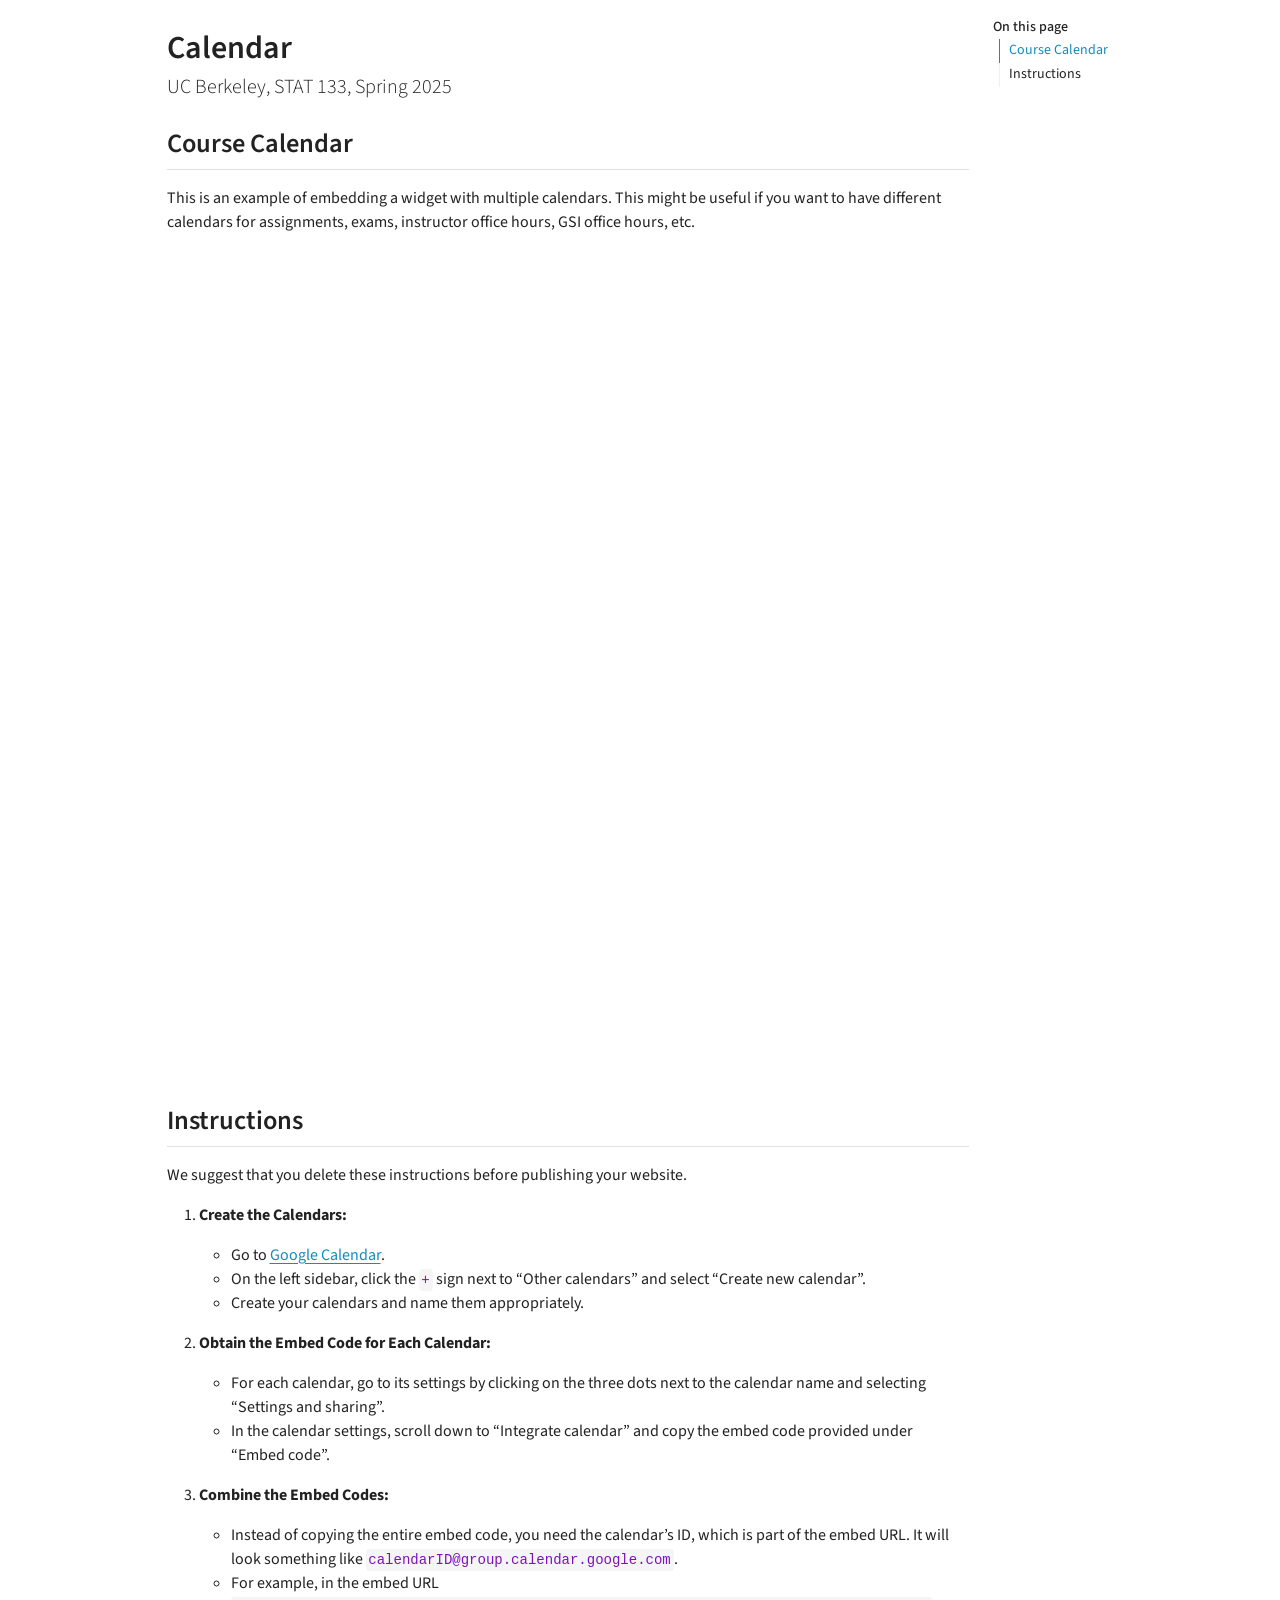
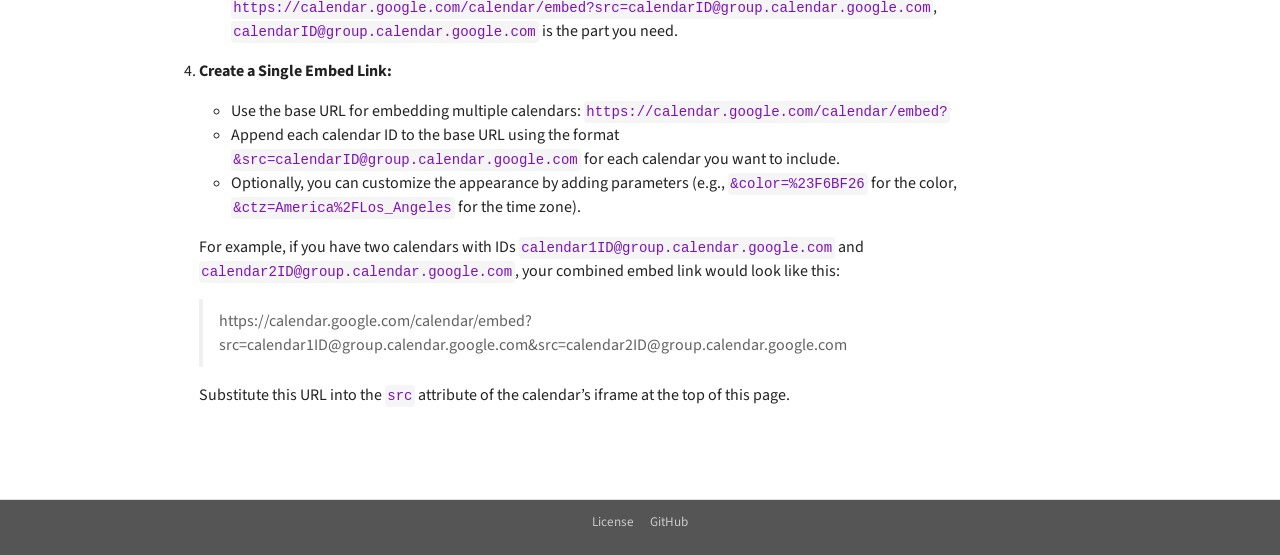
<file: calendar.html>
<!DOCTYPE html>
<html xmlns="http://www.w3.org/1999/xhtml" lang="en" xml:lang="en"><head>

<meta charset="utf-8">
<meta name="generator" content="quarto-1.9.38">

<meta name="viewport" content="width=device-width, initial-scale=1.0, user-scalable=yes">


<title>Calendar</title>
<style>
/* Default styles provided by pandoc.
** See https://pandoc.org/MANUAL.html#variables-for-html for config info.
*/
code{white-space: pre-wrap;}
span.smallcaps{font-variant: small-caps;}
div.columns{display: flex; gap: min(4vw, 1.5em);}
div.column{flex: auto; overflow-x: auto;}
div.hanging-indent{margin-left: 1.5em; text-indent: -1.5em;}
ul.task-list{list-style: none;}
ul.task-list li input[type="checkbox"] {
  width: 0.8em;
  margin: 0 0.8em 0.2em -1em; /* quarto-specific, see https://github.com/quarto-dev/quarto-cli/issues/4556 */ 
  vertical-align: middle;
}
</style>


<script src="site_libs/quarto-nav/quarto-nav.js"></script>
<script src="site_libs/quarto-nav/headroom.min.js"></script>
<script src="site_libs/clipboard/clipboard.min.js"></script>
<script src="site_libs/quarto-search/autocomplete.umd.js"></script>
<script src="site_libs/quarto-search/fuse.min.js"></script>
<script src="site_libs/quarto-search/quarto-search.js"></script>
<meta name="quarto:offset" content="./">
<link href="./assets/favicon.ico" rel="icon">
<script src="site_libs/quarto-html/quarto.js" type="module"></script>
<script src="site_libs/quarto-html/tabsets/tabsets.js" type="module"></script>
<script src="site_libs/quarto-html/popper.min.js"></script>
<script src="site_libs/quarto-html/tippy.umd.min.js"></script>
<script src="site_libs/quarto-html/anchor.min.js"></script>
<link href="site_libs/quarto-html/tippy.css" rel="stylesheet">
<link href="site_libs/quarto-html/quarto-syntax-highlighting-15634bcf2e68342d4ad2dfa704d543f6.css" rel="stylesheet" id="quarto-text-highlighting-styles">
<script src="site_libs/bootstrap/bootstrap.min.js"></script>
<link href="site_libs/bootstrap/bootstrap-icons.css" rel="stylesheet">
<link href="site_libs/bootstrap/bootstrap-359db4a8e19cfa2fc50050059bcbb3c5.min.css" rel="stylesheet" append-hash="true" id="quarto-bootstrap" data-mode="light">
<script id="quarto-search-options" type="application/json">{
  "location": "sidebar",
  "copy-button": false,
  "collapse-after": 3,
  "panel-placement": "start",
  "type": "textbox",
  "limit": 50,
  "keyboard-shortcut": [
    "f",
    "/",
    "s"
  ],
  "show-item-context": false,
  "language": {
    "search-no-results-text": "No results",
    "search-matching-documents-text": "matching documents",
    "search-copy-link-title": "Copy link to search",
    "search-hide-matches-text": "Hide additional matches",
    "search-more-match-text": "more match in this document",
    "search-more-matches-text": "more matches in this document",
    "search-clear-button-title": "Clear",
    "search-text-placeholder": "",
    "search-detached-cancel-button-title": "Cancel",
    "search-submit-button-title": "Submit",
    "search-label": "Search"
  }
}</script>


<link rel="stylesheet" href="assets/styles.css">
</head>

<body class="quarto-light">

<div id="quarto-search-results"></div>
<!-- content -->
<div id="quarto-content" class="quarto-container page-columns page-rows-contents page-layout-article">
<!-- sidebar -->
<!-- margin-sidebar -->
    <div id="quarto-margin-sidebar" class="sidebar margin-sidebar">
        <nav id="TOC" role="doc-toc" class="toc-active">
    <h2 id="toc-title">On this page</h2>
   
  <ul>
  <li><a href="#course-calendar" id="toc-course-calendar" class="nav-link active" data-scroll-target="#course-calendar">Course Calendar</a></li>
  <li><a href="#instructions" id="toc-instructions" class="nav-link" data-scroll-target="#instructions">Instructions</a></li>
  </ul>
</nav>
    </div>
<!-- main -->
<main class="content" id="quarto-document-content">

<header id="title-block-header" class="quarto-title-block default">
<div class="quarto-title">
<h1 class="title">Calendar</h1>
<p class="subtitle lead">UC Berkeley, STAT 133, Spring 2025</p>
</div>



<div class="quarto-title-meta">

    
  
    
  </div>
  


</header>


<section id="course-calendar" class="level2">
<h2 class="anchored" data-anchor-id="course-calendar">Course Calendar</h2>
<p>This is an example of embedding a widget with multiple calendars. This might be useful if you want to have different calendars for assignments, exams, instructor office hours, GSI office hours, etc.</p>
<iframe src="https://calendar.google.com/calendar/embed?height=600&amp;wkst=1&amp;bgcolor=%23ffffff&amp;ctz=America%2FLos_Angeles&amp;showTitle=0&amp;mode=WEEK&amp;src=Y190OGE0MzY1cGhmY20wMGUyOW1oMXVha3Fuc0Bncm91cC5jYWxlbmRhci5nb29nbGUuY29t&amp;src=Y19wZjBhcmZlYnBndGtiNTJlb25jbzNxMmVwMEBncm91cC5jYWxlbmRhci5nb29nbGUuY29t&amp;src=Y19hZWNnMGE0djVlYmdjbDh0amo3cTcyNm9wNEBncm91cC5jYWxlbmRhci5nb29nbGUuY29t&amp;src=Y19pZmlxOTA3MGI5OGprMDJoYnI4cDM3djNlc0Bncm91cC5jYWxlbmRhci5nb29nbGUuY29t&amp;src=c_469240f03417bcbdddb731b455bbff98dba55de11c5afb03fff0657e39522b54%40group.calendar.google.com&amp;color=%237CB342&amp;color=%23795548&amp;color=%233F51B5&amp;color=%23D50000&amp;color=%235229A3" height="800" width="800" title="an embedded website (could be a calendar)"></iframe>
</section>
<section id="instructions" class="level2">
<h2 class="anchored" data-anchor-id="instructions">Instructions</h2>
<p>We suggest that you delete these instructions before publishing your website.</p>
<ol type="1">
<li><p><strong>Create the Calendars:</strong></p>
<ul>
<li>Go to <a href="https://calendar.google.com/">Google Calendar</a>.</li>
<li>On the left sidebar, click the <code>+</code> sign next to “Other calendars” and select “Create new calendar”.</li>
<li>Create your calendars and name them appropriately.</li>
</ul></li>
<li><p><strong>Obtain the Embed Code for Each Calendar:</strong></p>
<ul>
<li>For each calendar, go to its settings by clicking on the three dots next to the calendar name and selecting “Settings and sharing”.</li>
<li>In the calendar settings, scroll down to “Integrate calendar” and copy the embed code provided under “Embed code”.</li>
</ul></li>
<li><p><strong>Combine the Embed Codes:</strong></p>
<ul>
<li>Instead of copying the entire embed code, you need the calendar’s ID, which is part of the embed URL. It will look something like <code>calendarID@group.calendar.google.com</code>.</li>
<li>For example, in the embed URL <code>https://calendar.google.com/calendar/embed?src=calendarID@group.calendar.google.com</code>, <code>calendarID@group.calendar.google.com</code> is the part you need.</li>
</ul></li>
<li><p><strong>Create a Single Embed Link:</strong></p>
<ul>
<li>Use the base URL for embedding multiple calendars: <code>https://calendar.google.com/calendar/embed?</code></li>
<li>Append each calendar ID to the base URL using the format <code>&amp;src=calendarID@group.calendar.google.com</code> for each calendar you want to include.</li>
<li>Optionally, you can customize the appearance by adding parameters (e.g., <code>&amp;color=%23F6BF26</code> for the color, <code>&amp;ctz=America%2FLos_Angeles</code> for the time zone).</li>
</ul>
<p>For example, if you have two calendars with IDs <code>calendar1ID@group.calendar.google.com</code> and <code>calendar2ID@group.calendar.google.com</code>, your combined embed link would look like this:</p>
<blockquote class="blockquote">
<p>https://calendar.google.com/calendar/embed?src=calendar1ID@group.calendar.google.com&amp;src=calendar2ID@group.calendar.google.com</p>
</blockquote>
<p>Substitute this URL into the <code>src</code> attribute of the calendar’s iframe at the top of this page.</p></li>
</ol>


</section>

</main> <!-- /main -->
<!-- Google tag (gtag.js) -->
<script async="" src="https://www.googletagmanager.com/gtag/js?id=G-GJ80ZEKEDY"></script>
<script>
  window.dataLayer = window.dataLayer || [];
  function gtag(){dataLayer.push(arguments);}
  gtag('js', new Date());

  gtag('config', 'G-GJ80ZEKEDY');
</script>
<script id="quarto-html-after-body" type="application/javascript">
  window.document.addEventListener("DOMContentLoaded", function (event) {
    const icon = "";
    const anchorJS = new window.AnchorJS();
    anchorJS.options = {
      placement: 'right',
      icon: icon
    };
    anchorJS.add('.anchored');
    const isCodeAnnotation = (el) => {
      for (const clz of el.classList) {
        if (clz.startsWith('code-annotation-')) {                     
          return true;
        }
      }
      return false;
    }
    const onCopySuccess = function(e) {
      // button target
      const button = e.trigger;
      // don't keep focus
      button.blur();
      // flash "checked"
      button.classList.add('code-copy-button-checked');
      var currentTitle = button.getAttribute("title");
      button.setAttribute("title", "Copied!");
      let tooltip;
      if (window.bootstrap) {
        button.setAttribute("data-bs-toggle", "tooltip");
        button.setAttribute("data-bs-placement", "left");
        button.setAttribute("data-bs-title", "Copied!");
        tooltip = new bootstrap.Tooltip(button, 
          { trigger: "manual", 
            customClass: "code-copy-button-tooltip",
            offset: [0, -8]});
        tooltip.show();    
      }
      setTimeout(function() {
        if (tooltip) {
          tooltip.hide();
          button.removeAttribute("data-bs-title");
          button.removeAttribute("data-bs-toggle");
          button.removeAttribute("data-bs-placement");
        }
        button.setAttribute("title", currentTitle);
        button.classList.remove('code-copy-button-checked');
      }, 1000);
      // clear code selection
      e.clearSelection();
    }
    const getTextToCopy = function(trigger) {
      const outerScaffold = trigger.parentElement.cloneNode(true);
      const codeEl = outerScaffold.querySelector('code');
      for (const childEl of codeEl.children) {
        if (isCodeAnnotation(childEl)) {
          childEl.remove();
        }
      }
      return codeEl.innerText;
    }
    const clipboard = new window.ClipboardJS('.code-copy-button:not([data-in-quarto-modal])', {
      text: getTextToCopy
    });
    clipboard.on('success', onCopySuccess);
    if (window.document.getElementById('quarto-embedded-source-code-modal')) {
      const clipboardModal = new window.ClipboardJS('.code-copy-button[data-in-quarto-modal]', {
        text: getTextToCopy,
        container: window.document.getElementById('quarto-embedded-source-code-modal')
      });
      clipboardModal.on('success', onCopySuccess);
    }
      var localhostRegex = new RegExp(/^(?:http|https):\/\/localhost\:?[0-9]*\//);
      var mailtoRegex = new RegExp(/^mailto:/);
        var filterRegex = new RegExp('/' + window.location.host + '/');
      var isInternal = (href) => {
          return filterRegex.test(href) || localhostRegex.test(href) || mailtoRegex.test(href);
      }
      // Inspect non-navigation links and adorn them if external
     var links = window.document.querySelectorAll('a[href]:not(.nav-link):not(.navbar-brand):not(.toc-action):not(.sidebar-link):not(.sidebar-item-toggle):not(.pagination-link):not(.no-external):not([aria-hidden]):not(.dropdown-item):not(.quarto-navigation-tool):not(.about-link)');
      for (var i=0; i<links.length; i++) {
        const link = links[i];
        if (!isInternal(link.href)) {
          // undo the damage that might have been done by quarto-nav.js in the case of
          // links that we want to consider external
          if (link.dataset.originalHref !== undefined) {
            link.href = link.dataset.originalHref;
          }
        }
      }
    function tippyHover(el, contentFn, onTriggerFn, onUntriggerFn) {
      const config = {
        allowHTML: true,
        maxWidth: 500,
        delay: 100,
        arrow: false,
        appendTo: function(el) {
            return el.parentElement;
        },
        interactive: true,
        interactiveBorder: 10,
        theme: 'quarto',
        placement: 'bottom-start',
      };
      if (contentFn) {
        config.content = contentFn;
      }
      if (onTriggerFn) {
        config.onTrigger = onTriggerFn;
      }
      if (onUntriggerFn) {
        config.onUntrigger = onUntriggerFn;
      }
      window.tippy(el, config); 
    }
    const noterefs = window.document.querySelectorAll('a[role="doc-noteref"]');
    for (var i=0; i<noterefs.length; i++) {
      const ref = noterefs[i];
      tippyHover(ref, function() {
        // use id or data attribute instead here
        let href = ref.getAttribute('data-footnote-href') || ref.getAttribute('href');
        try { href = new URL(href).hash; } catch {}
        const id = href.replace(/^#\/?/, "");
        const note = window.document.getElementById(id);
        if (note) {
          return note.innerHTML;
        } else {
          return "";
        }
      });
    }
    const xrefs = window.document.querySelectorAll('a.quarto-xref');
    const processXRef = (id, note) => {
      // Strip column container classes
      const stripColumnClz = (el) => {
        el.classList.remove("page-full", "page-columns");
        if (el.children) {
          for (const child of el.children) {
            stripColumnClz(child);
          }
        }
      }
      stripColumnClz(note)
      if (id === null || id.startsWith('sec-')) {
        // Special case sections, only their first couple elements
        const container = document.createElement("div");
        if (note.children && note.children.length > 2) {
          container.appendChild(note.children[0].cloneNode(true));
          for (let i = 1; i < note.children.length; i++) {
            const child = note.children[i];
            if (child.tagName === "P" && child.innerText === "") {
              continue;
            } else {
              container.appendChild(child.cloneNode(true));
              break;
            }
          }
          if (window.Quarto?.typesetMath) {
            window.Quarto.typesetMath(container);
          }
          return container.innerHTML
        } else {
          if (window.Quarto?.typesetMath) {
            window.Quarto.typesetMath(note);
          }
          return note.innerHTML;
        }
      } else {
        // Remove any anchor links if they are present
        const anchorLink = note.querySelector('a.anchorjs-link');
        if (anchorLink) {
          anchorLink.remove();
        }
        if (window.Quarto?.typesetMath) {
          window.Quarto.typesetMath(note);
        }
        if (note.classList.contains("callout")) {
          return note.outerHTML;
        } else {
          return note.innerHTML;
        }
      }
    }
    for (var i=0; i<xrefs.length; i++) {
      const xref = xrefs[i];
      tippyHover(xref, undefined, function(instance) {
        instance.disable();
        let url = xref.getAttribute('href');
        let hash = undefined; 
        if (url.startsWith('#')) {
          hash = url;
        } else {
          try { hash = new URL(url).hash; } catch {}
        }
        if (hash) {
          const id = hash.replace(/^#\/?/, "");
          const note = window.document.getElementById(id);
          if (note !== null) {
            try {
              const html = processXRef(id, note.cloneNode(true));
              instance.setContent(html);
            } finally {
              instance.enable();
              instance.show();
            }
          } else {
            // See if we can fetch this
            fetch(url.split('#')[0])
            .then(res => res.text())
            .then(html => {
              const parser = new DOMParser();
              const htmlDoc = parser.parseFromString(html, "text/html");
              const note = htmlDoc.getElementById(id);
              if (note !== null) {
                const html = processXRef(id, note);
                instance.setContent(html);
              } 
            }).finally(() => {
              instance.enable();
              instance.show();
            });
          }
        } else {
          // See if we can fetch a full url (with no hash to target)
          // This is a special case and we should probably do some content thinning / targeting
          fetch(url)
          .then(res => res.text())
          .then(html => {
            const parser = new DOMParser();
            const htmlDoc = parser.parseFromString(html, "text/html");
            const note = htmlDoc.querySelector('main.content');
            if (note !== null) {
              // This should only happen for chapter cross references
              // (since there is no id in the URL)
              // remove the first header
              if (note.children.length > 0 && note.children[0].tagName === "HEADER") {
                note.children[0].remove();
              }
              const html = processXRef(null, note);
              instance.setContent(html);
            } 
          }).finally(() => {
            instance.enable();
            instance.show();
          });
        }
      }, function(instance) {
      });
    }
        let selectedAnnoteEl;
        const selectorForAnnotation = ( cell, annotation) => {
          let cellAttr = 'data-code-cell="' + cell + '"';
          let lineAttr = 'data-code-annotation="' +  annotation + '"';
          const selector = 'span[' + cellAttr + '][' + lineAttr + ']';
          return selector;
        }
        const selectCodeLines = (annoteEl) => {
          const doc = window.document;
          const targetCell = annoteEl.getAttribute("data-target-cell");
          const targetAnnotation = annoteEl.getAttribute("data-target-annotation");
          const annoteSpan = window.document.querySelector(selectorForAnnotation(targetCell, targetAnnotation));
          const lines = annoteSpan.getAttribute("data-code-lines").split(",");
          const lineIds = lines.map((line) => {
            return targetCell + "-" + line;
          })
          let top = null;
          let height = null;
          let parent = null;
          if (lineIds.length > 0) {
              //compute the position of the single el (top and bottom and make a div)
              const el = window.document.getElementById(lineIds[0]);
              top = el.offsetTop;
              height = el.offsetHeight;
              parent = el.parentElement.parentElement;
            if (lineIds.length > 1) {
              const lastEl = window.document.getElementById(lineIds[lineIds.length - 1]);
              const bottom = lastEl.offsetTop + lastEl.offsetHeight;
              height = bottom - top;
            }
            if (top !== null && height !== null && parent !== null) {
              // cook up a div (if necessary) and position it 
              let div = window.document.getElementById("code-annotation-line-highlight");
              if (div === null) {
                div = window.document.createElement("div");
                div.setAttribute("id", "code-annotation-line-highlight");
                div.style.position = 'absolute';
                parent.appendChild(div);
              }
              div.style.top = top - 2 + "px";
              div.style.height = height + 4 + "px";
              div.style.left = 0;
              let gutterDiv = window.document.getElementById("code-annotation-line-highlight-gutter");
              if (gutterDiv === null) {
                gutterDiv = window.document.createElement("div");
                gutterDiv.setAttribute("id", "code-annotation-line-highlight-gutter");
                gutterDiv.style.position = 'absolute';
                const codeCell = window.document.getElementById(targetCell);
                const gutter = codeCell.querySelector('.code-annotation-gutter');
                gutter.appendChild(gutterDiv);
              }
              gutterDiv.style.top = top - 2 + "px";
              gutterDiv.style.height = height + 4 + "px";
            }
            selectedAnnoteEl = annoteEl;
          }
        };
        const unselectCodeLines = () => {
          const elementsIds = ["code-annotation-line-highlight", "code-annotation-line-highlight-gutter"];
          elementsIds.forEach((elId) => {
            const div = window.document.getElementById(elId);
            if (div) {
              div.remove();
            }
          });
          selectedAnnoteEl = undefined;
        };
          // Handle positioning of the toggle
      window.addEventListener(
        "resize",
        throttle(() => {
          elRect = undefined;
          if (selectedAnnoteEl) {
            selectCodeLines(selectedAnnoteEl);
          }
        }, 10)
      );
      function throttle(fn, ms) {
      let throttle = false;
      let timer;
        return (...args) => {
          if(!throttle) { // first call gets through
              fn.apply(this, args);
              throttle = true;
          } else { // all the others get throttled
              if(timer) clearTimeout(timer); // cancel #2
              timer = setTimeout(() => {
                fn.apply(this, args);
                timer = throttle = false;
              }, ms);
          }
        };
      }
        // Attach click handler to the DT
        const annoteDls = window.document.querySelectorAll('dt[data-target-cell]');
        for (const annoteDlNode of annoteDls) {
          annoteDlNode.addEventListener('click', (event) => {
            const clickedEl = event.target;
            if (clickedEl !== selectedAnnoteEl) {
              unselectCodeLines();
              const activeEl = window.document.querySelector('dt[data-target-cell].code-annotation-active');
              if (activeEl) {
                activeEl.classList.remove('code-annotation-active');
              }
              selectCodeLines(clickedEl);
              clickedEl.classList.add('code-annotation-active');
            } else {
              // Unselect the line
              unselectCodeLines();
              clickedEl.classList.remove('code-annotation-active');
            }
          });
        }
    const findCites = (el) => {
      const parentEl = el.parentElement;
      if (parentEl) {
        const cites = parentEl.dataset.cites;
        if (cites) {
          return {
            el,
            cites: cites.split(' ')
          };
        } else {
          return findCites(el.parentElement)
        }
      } else {
        return undefined;
      }
    };
    var bibliorefs = window.document.querySelectorAll('a[role="doc-biblioref"]');
    for (var i=0; i<bibliorefs.length; i++) {
      const ref = bibliorefs[i];
      const citeInfo = findCites(ref);
      if (citeInfo) {
        tippyHover(citeInfo.el, function() {
          var popup = window.document.createElement('div');
          citeInfo.cites.forEach(function(cite) {
            var citeDiv = window.document.createElement('div');
            citeDiv.classList.add('hanging-indent');
            citeDiv.classList.add('csl-entry');
            var biblioDiv = window.document.getElementById('ref-' + cite);
            if (biblioDiv) {
              citeDiv.innerHTML = biblioDiv.innerHTML;
            }
            popup.appendChild(citeDiv);
          });
          return popup.innerHTML;
        });
      }
    }
  });
  </script>
</div> <!-- /content -->
<footer class="footer">
  <div class="nav-footer">
    <div class="nav-footer-left">
      &nbsp;
    </div>   
    <div class="nav-footer-center">
      <ul class="footer-items list-unstyled">
    <li class="nav-item">
    <a class="nav-link" href="./license.html">
<p>License</p>
</a>
  </li>  
    <li class="nav-item">
    <a class="nav-link" href="https://github.com/berkeleymrc/fall-2026">
<p>GitHub</p>
</a>
  </li>  
</ul>
    </div>
    <div class="nav-footer-right">
      &nbsp;
    </div>
  </div>
</footer>




</body></html>
</file>
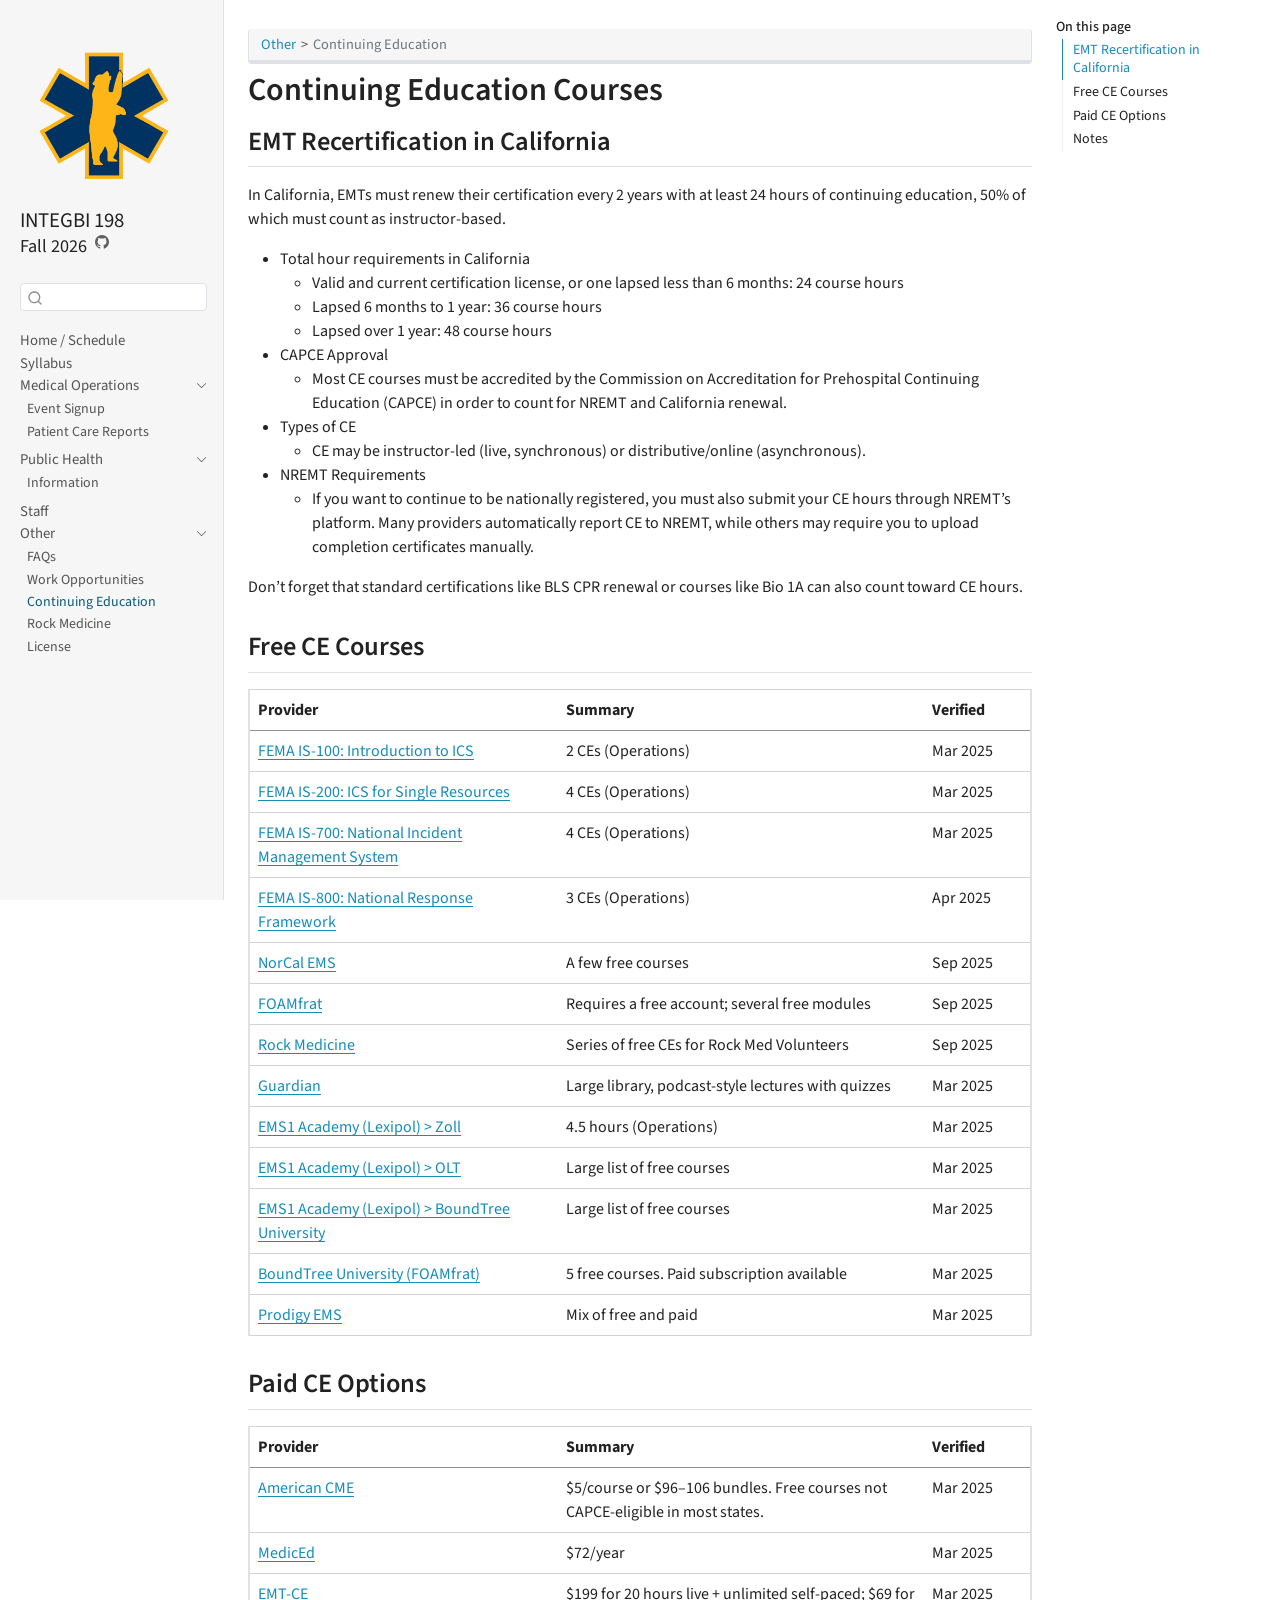
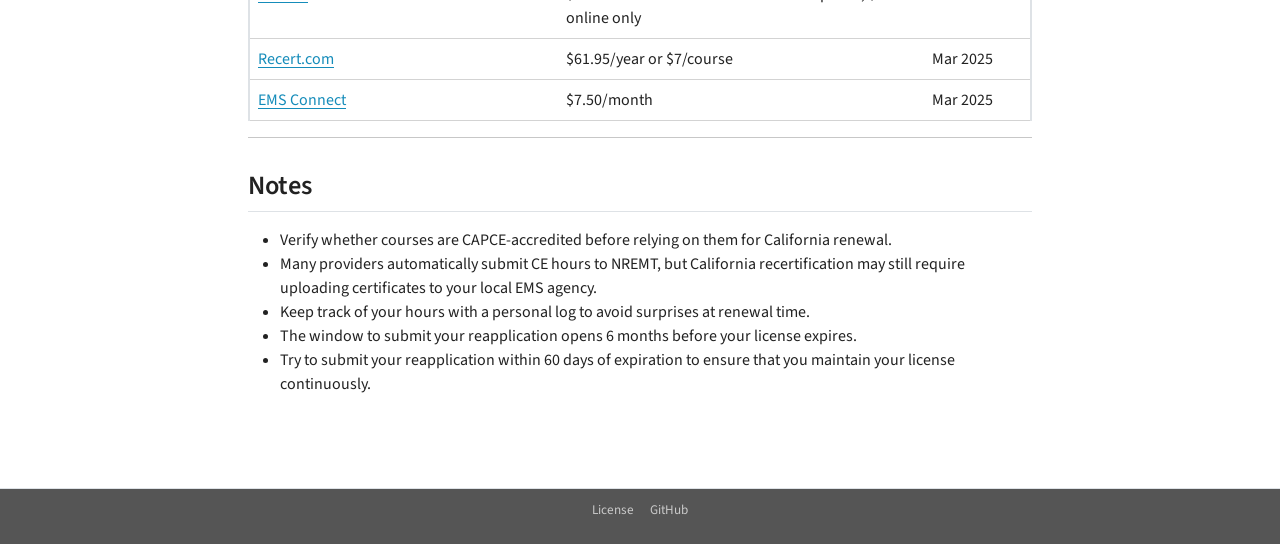
<file: continuingeducation.html>
<!DOCTYPE html>
<html xmlns="http://www.w3.org/1999/xhtml" lang="en" xml:lang="en"><head>

<meta charset="utf-8">
<meta name="generator" content="quarto-1.9.38">

<meta name="viewport" content="width=device-width, initial-scale=1.0, user-scalable=yes">


<title>Continuing Education Courses</title>
<style>
/* Default styles provided by pandoc.
** See https://pandoc.org/MANUAL.html#variables-for-html for config info.
*/
code{white-space: pre-wrap;}
span.smallcaps{font-variant: small-caps;}
div.columns{display: flex; gap: min(4vw, 1.5em);}
div.column{flex: auto; overflow-x: auto;}
div.hanging-indent{margin-left: 1.5em; text-indent: -1.5em;}
ul.task-list{list-style: none;}
ul.task-list li input[type="checkbox"] {
  width: 0.8em;
  margin: 0 0.8em 0.2em -1em; /* quarto-specific, see https://github.com/quarto-dev/quarto-cli/issues/4556 */ 
  vertical-align: middle;
}
</style>


<script src="site_libs/quarto-nav/quarto-nav.js"></script>
<script src="site_libs/quarto-nav/headroom.min.js"></script>
<script src="site_libs/clipboard/clipboard.min.js"></script>
<script src="site_libs/quarto-search/autocomplete.umd.js"></script>
<script src="site_libs/quarto-search/fuse.min.js"></script>
<script src="site_libs/quarto-search/quarto-search.js"></script>
<meta name="quarto:offset" content="./">
<link href="./assets/favicon.ico" rel="icon">
<script src="site_libs/quarto-html/quarto.js" type="module"></script>
<script src="site_libs/quarto-html/tabsets/tabsets.js" type="module"></script>
<script src="site_libs/quarto-html/popper.min.js"></script>
<script src="site_libs/quarto-html/tippy.umd.min.js"></script>
<script src="site_libs/quarto-html/anchor.min.js"></script>
<link href="site_libs/quarto-html/tippy.css" rel="stylesheet">
<link href="site_libs/quarto-html/quarto-syntax-highlighting-15634bcf2e68342d4ad2dfa704d543f6.css" rel="stylesheet" id="quarto-text-highlighting-styles">
<script src="site_libs/bootstrap/bootstrap.min.js"></script>
<link href="site_libs/bootstrap/bootstrap-icons.css" rel="stylesheet">
<link href="site_libs/bootstrap/bootstrap-359db4a8e19cfa2fc50050059bcbb3c5.min.css" rel="stylesheet" append-hash="true" id="quarto-bootstrap" data-mode="light">
<script id="quarto-search-options" type="application/json">{
  "location": "sidebar",
  "copy-button": false,
  "collapse-after": 3,
  "panel-placement": "start",
  "type": "textbox",
  "limit": 50,
  "keyboard-shortcut": [
    "f",
    "/",
    "s"
  ],
  "show-item-context": false,
  "language": {
    "search-no-results-text": "No results",
    "search-matching-documents-text": "matching documents",
    "search-copy-link-title": "Copy link to search",
    "search-hide-matches-text": "Hide additional matches",
    "search-more-match-text": "more match in this document",
    "search-more-matches-text": "more matches in this document",
    "search-clear-button-title": "Clear",
    "search-text-placeholder": "",
    "search-detached-cancel-button-title": "Cancel",
    "search-submit-button-title": "Submit",
    "search-label": "Search"
  }
}</script>


<link rel="stylesheet" href="assets/styles.css">
</head>

<body class="nav-sidebar docked quarto-light">

<div id="quarto-search-results"></div>
  <header id="quarto-header" class="headroom fixed-top">
  <nav class="quarto-secondary-nav">
    <div class="container-fluid d-flex">
      <button type="button" class="quarto-btn-toggle btn" data-bs-toggle="collapse" role="button" data-bs-target=".quarto-sidebar-collapse-item" aria-controls="quarto-sidebar" aria-expanded="false" aria-label="Toggle sidebar navigation" onclick="if (window.quartoToggleHeadroom) { window.quartoToggleHeadroom(); }">
        <i class="bi bi-layout-text-sidebar-reverse"></i>
      </button>
        <nav class="quarto-page-breadcrumbs" aria-label="breadcrumb"><ol class="breadcrumb"><li class="breadcrumb-item"><a href="./faqs.html">Other</a></li><li class="breadcrumb-item"><a href="./continuingeducation.html">Continuing Education</a></li></ol></nav>
        <a class="flex-grow-1" role="navigation" data-bs-toggle="collapse" data-bs-target=".quarto-sidebar-collapse-item" aria-controls="quarto-sidebar" aria-expanded="false" aria-label="Toggle sidebar navigation" onclick="if (window.quartoToggleHeadroom) { window.quartoToggleHeadroom(); }">      
        </a>
      <button type="button" class="btn quarto-search-button" aria-label="Search" onclick="window.quartoOpenSearch();">
        <i class="bi bi-search"></i>
      </button>
    </div>
  </nav>
</header>
<!-- content -->
<div id="quarto-content" class="quarto-container page-columns page-rows-contents page-layout-article">
<!-- sidebar -->
  <nav id="quarto-sidebar" class="sidebar collapse collapse-horizontal quarto-sidebar-collapse-item sidebar-navigation docked overflow-auto">
    <div class="pt-lg-2 mt-2 text-left sidebar-header sidebar-header-stacked">
      <a href="./index.html" class="sidebar-logo-link">
      <img src="./assets/new_logo.png" alt="BMRC logo" class="sidebar-logo light-content py-0 d-lg-inline d-none">
      <img src="./assets/new_logo.png" alt="BMRC logo" class="sidebar-logo dark-content py-0 d-lg-inline d-none">
      </a>
    <div class="sidebar-title mb-0 py-0">
      <a href="./">INTEGBI 198 <br><small>Fall 2026</small></a> 
        <div class="sidebar-tools-main">
    <a href="https://github.com/berkeleymrc/fall-2026" title="" class="quarto-navigation-tool px-1" aria-label=""><i class="bi bi-github"></i></a>
</div>
    </div>
      </div>
        <div class="mt-2 flex-shrink-0 align-items-center">
        <div class="sidebar-search">
        <div id="quarto-search" class="" title="Search"></div>
        </div>
        </div>
    <div class="sidebar-menu-container"> 
    <ul class="list-unstyled mt-1">
        <li class="sidebar-item">
  <div class="sidebar-item-container"> 
  <a href="./index.html" class="sidebar-item-text sidebar-link">
 <span class="menu-text">Home / Schedule</span></a>
  </div>
</li>
        <li class="sidebar-item">
  <div class="sidebar-item-container"> 
  <a href="./syllabus.html" class="sidebar-item-text sidebar-link">
 <span class="menu-text">Syllabus</span></a>
  </div>
</li>
        <li class="sidebar-item sidebar-item-section">
      <div class="sidebar-item-container"> 
            <a class="sidebar-item-text sidebar-link text-start" data-bs-toggle="collapse" data-bs-target="#quarto-sidebar-section-1" role="navigation" aria-expanded="true">
 <span class="menu-text">Medical Operations</span></a>
          <a class="sidebar-item-toggle text-start" data-bs-toggle="collapse" data-bs-target="#quarto-sidebar-section-1" role="navigation" aria-expanded="true" aria-label="Toggle section">
            <i class="bi bi-chevron-right ms-2"></i>
          </a> 
      </div>
      <ul id="quarto-sidebar-section-1" class="collapse list-unstyled sidebar-section depth1 show">  
          <li class="sidebar-item">
  <div class="sidebar-item-container"> 
  <a href="./medopsevents.html" class="sidebar-item-text sidebar-link">
 <span class="menu-text">Event Signup</span></a>
  </div>
</li>
          <li class="sidebar-item">
  <div class="sidebar-item-container"> 
  <a href="./pcrs.html" class="sidebar-item-text sidebar-link">
 <span class="menu-text">Patient Care Reports</span></a>
  </div>
</li>
      </ul>
  </li>
        <li class="sidebar-item sidebar-item-section">
      <div class="sidebar-item-container"> 
            <a class="sidebar-item-text sidebar-link text-start" data-bs-toggle="collapse" data-bs-target="#quarto-sidebar-section-2" role="navigation" aria-expanded="true">
 <span class="menu-text">Public Health</span></a>
          <a class="sidebar-item-toggle text-start" data-bs-toggle="collapse" data-bs-target="#quarto-sidebar-section-2" role="navigation" aria-expanded="true" aria-label="Toggle section">
            <i class="bi bi-chevron-right ms-2"></i>
          </a> 
      </div>
      <ul id="quarto-sidebar-section-2" class="collapse list-unstyled sidebar-section depth1 show">  
          <li class="sidebar-item">
  <div class="sidebar-item-container"> 
  <a href="./publichealthinfo.html" class="sidebar-item-text sidebar-link">
 <span class="menu-text">Information</span></a>
  </div>
</li>
      </ul>
  </li>
        <li class="sidebar-item">
  <div class="sidebar-item-container"> 
  <a href="./staff.html" class="sidebar-item-text sidebar-link">
 <span class="menu-text">Staff</span></a>
  </div>
</li>
        <li class="sidebar-item sidebar-item-section">
      <div class="sidebar-item-container"> 
            <a class="sidebar-item-text sidebar-link text-start" data-bs-toggle="collapse" data-bs-target="#quarto-sidebar-section-3" role="navigation" aria-expanded="true">
 <span class="menu-text">Other</span></a>
          <a class="sidebar-item-toggle text-start" data-bs-toggle="collapse" data-bs-target="#quarto-sidebar-section-3" role="navigation" aria-expanded="true" aria-label="Toggle section">
            <i class="bi bi-chevron-right ms-2"></i>
          </a> 
      </div>
      <ul id="quarto-sidebar-section-3" class="collapse list-unstyled sidebar-section depth1 show">  
          <li class="sidebar-item">
  <div class="sidebar-item-container"> 
  <a href="./faqs.html" class="sidebar-item-text sidebar-link">
 <span class="menu-text">FAQs</span></a>
  </div>
</li>
          <li class="sidebar-item">
  <div class="sidebar-item-container"> 
  <a href="./work.html" class="sidebar-item-text sidebar-link">
 <span class="menu-text">Work Opportunities</span></a>
  </div>
</li>
          <li class="sidebar-item">
  <div class="sidebar-item-container"> 
  <a href="./continuingeducation.html" class="sidebar-item-text sidebar-link active">
 <span class="menu-text">Continuing Education</span></a>
  </div>
</li>
          <li class="sidebar-item">
  <div class="sidebar-item-container"> 
  <a href="./rockmed.html" class="sidebar-item-text sidebar-link">
 <span class="menu-text">Rock Medicine</span></a>
  </div>
</li>
          <li class="sidebar-item">
  <div class="sidebar-item-container"> 
  <a href="./license.html" class="sidebar-item-text sidebar-link">
 <span class="menu-text">License</span></a>
  </div>
</li>
      </ul>
  </li>
    </ul>
    </div>
</nav>
<div id="quarto-sidebar-glass" class="quarto-sidebar-collapse-item" data-bs-toggle="collapse" data-bs-target=".quarto-sidebar-collapse-item"></div>
<!-- margin-sidebar -->
    <div id="quarto-margin-sidebar" class="sidebar margin-sidebar">
        <nav id="TOC" role="doc-toc" class="toc-active">
    <h2 id="toc-title">On this page</h2>
   
  <ul>
  <li><a href="#emt-recertification-in-california" id="toc-emt-recertification-in-california" class="nav-link active" data-scroll-target="#emt-recertification-in-california">EMT Recertification in California</a></li>
  <li><a href="#free-ce-courses" id="toc-free-ce-courses" class="nav-link" data-scroll-target="#free-ce-courses">Free CE Courses</a></li>
  <li><a href="#paid-ce-options" id="toc-paid-ce-options" class="nav-link" data-scroll-target="#paid-ce-options">Paid CE Options</a></li>
  <li><a href="#notes" id="toc-notes" class="nav-link" data-scroll-target="#notes">Notes</a></li>
  </ul>
</nav>
    </div>
<!-- main -->
<main class="content" id="quarto-document-content">

<header id="title-block-header" class="quarto-title-block default"><nav class="quarto-page-breadcrumbs quarto-title-breadcrumbs d-none d-lg-block" aria-label="breadcrumb"><ol class="breadcrumb"><li class="breadcrumb-item"><a href="./faqs.html">Other</a></li><li class="breadcrumb-item"><a href="./continuingeducation.html">Continuing Education</a></li></ol></nav>
<div class="quarto-title">
<h1 class="title">Continuing Education Courses</h1>
</div>



<div class="quarto-title-meta">

    
  
    
  </div>
  


</header>


<section id="emt-recertification-in-california" class="level2">
<h2 class="anchored" data-anchor-id="emt-recertification-in-california">EMT Recertification in California</h2>
<p>In California, EMTs must renew their certification every 2 years with at least 24 hours of continuing education, 50% of which must count as instructor-based.</p>
<ul>
<li>Total hour requirements in California
<ul>
<li>Valid and current certification license, or one lapsed less than 6 months: 24 course hours</li>
<li>Lapsed 6 months to 1 year: 36 course hours</li>
<li>Lapsed over 1 year: 48 course hours</li>
</ul></li>
<li>CAPCE Approval
<ul>
<li>Most CE courses must be accredited by the Commission on Accreditation for Prehospital Continuing Education (CAPCE) in order to count for NREMT and California renewal.<br>
</li>
</ul></li>
<li>Types of CE
<ul>
<li>CE may be instructor-led (live, synchronous) or distributive/online (asynchronous).</li>
</ul></li>
<li>NREMT Requirements
<ul>
<li>If you want to continue to be nationally registered, you must also submit your CE hours through NREMT’s platform. Many providers automatically report CE to NREMT, while others may require you to upload completion certificates manually.</li>
</ul></li>
</ul>
<p>Don’t forget that standard certifications like BLS CPR renewal or courses like Bio 1A can also count toward CE hours.</p>
</section>
<section id="free-ce-courses" class="level2">
<h2 class="anchored" data-anchor-id="free-ce-courses">Free CE Courses</h2>
<table class="caption-top table">
<thead>
<tr class="header">
<th><span style="display: inline-block; width:200px">Provider</span></th>
<th><span style="display: inline-block; width:350px">Summary</span></th>
<th>Verified</th>
</tr>
</thead>
<tbody>
<tr class="odd">
<td><a href="https://www.firstrespondertraining.gov/frts/npccatalog?id=2304">FEMA IS-100: Introduction to ICS</a></td>
<td>2 CEs (Operations)</td>
<td>Mar 2025</td>
</tr>
<tr class="even">
<td><a href="https://www.firstrespondertraining.gov/frts/npccatalog?id=2322">FEMA IS-200: ICS for Single Resources</a></td>
<td>4 CEs (Operations)</td>
<td>Mar 2025</td>
</tr>
<tr class="odd">
<td><a href="https://www.firstrespondertraining.gov/frts/npccatalog?id=2404">FEMA IS-700: National Incident Management System</a></td>
<td>4 CEs (Operations)</td>
<td>Mar 2025</td>
</tr>
<tr class="even">
<td><a href="https://www.firstrespondertraining.gov/frts/npccatalog?id=2413">FEMA IS-800: National Response Framework</a></td>
<td>3 CEs (Operations)</td>
<td>Apr 2025</td>
</tr>
<tr class="odd">
<td><a href="https://norcalems.learnworlds.com/">NorCal EMS</a></td>
<td>A few free courses</td>
<td>Sep 2025</td>
</tr>
<tr class="even">
<td><a href="https://www.foamfrat.com/paramedic-refresher-course">FOAMfrat</a></td>
<td>Requires a free account; several free modules</td>
<td>Sep 2025</td>
</tr>
<tr class="odd">
<td><a href="https://sites.google.com/view/rock-medicine-new/education?authuser=0&amp;pli=1">Rock Medicine</a></td>
<td>Series of free CEs for Rock Med Volunteers</td>
<td>Sep 2025</td>
</tr>
<tr class="even">
<td><a href="https://guardian-you.com/">Guardian</a></td>
<td>Large library, podcast-style lectures with quizzes</td>
<td>Mar 2025</td>
</tr>
<tr class="odd">
<td><a href="https://zoll.ems1academy.com/">EMS1 Academy (Lexipol) &gt; Zoll</a></td>
<td>4.5 hours (Operations)</td>
<td>Mar 2025</td>
</tr>
<tr class="even">
<td><a href="https://olt.ems1academy.com/">EMS1 Academy (Lexipol) &gt; OLT</a></td>
<td>Large list of free courses</td>
<td>Mar 2025</td>
</tr>
<tr class="odd">
<td><a href="https://btu.ems1academy.com/">EMS1 Academy (Lexipol) &gt; BoundTree University</a></td>
<td>Large list of free courses</td>
<td>Mar 2025</td>
</tr>
<tr class="even">
<td><a href="https://www.boundtree.com/education">BoundTree University (FOAMfrat)</a></td>
<td>5 free courses. Paid subscription available</td>
<td>Mar 2025</td>
</tr>
<tr class="odd">
<td><a href="https://www.prodigyems.com/">Prodigy EMS</a></td>
<td>Mix of free and paid</td>
<td>Mar 2025</td>
</tr>
</tbody>
</table>
</section>
<section id="paid-ce-options" class="level2">
<h2 class="anchored" data-anchor-id="paid-ce-options">Paid CE Options</h2>
<table class="caption-top table">
<thead>
<tr class="header">
<th><span style="display: inline-block; width:200px">Provider</span></th>
<th><span style="display: inline-block; width:350px">Summary</span></th>
<th>Verified</th>
</tr>
</thead>
<tbody>
<tr class="odd">
<td><a href="https://americancme.org/capce-courses/">American CME</a></td>
<td>$5/course or $96–106 bundles. Free courses not CAPCE-eligible in most states.</td>
<td>Mar 2025</td>
</tr>
<tr class="even">
<td><a href="https://mediced.com/index.asp">MedicEd</a></td>
<td>$72/year</td>
<td>Mar 2025</td>
</tr>
<tr class="odd">
<td><a href="https://emt-ce.com/">EMT-CE</a></td>
<td>$199 for 20 hours live + unlimited self-paced; $69 for online only</td>
<td>Mar 2025</td>
</tr>
<tr class="even">
<td><a href="https://www.recert.com/">Recert.com</a></td>
<td>$61.95/year or $7/course</td>
<td>Mar 2025</td>
</tr>
<tr class="odd">
<td><a href="https://www.emsconnect.org/about/individuals">EMS Connect</a></td>
<td>$7.50/month</td>
<td>Mar 2025</td>
</tr>
</tbody>
</table>
<hr>
</section>
<section id="notes" class="level2">
<h2 class="anchored" data-anchor-id="notes">Notes</h2>
<ul>
<li>Verify whether courses are CAPCE-accredited before relying on them for California renewal.<br>
</li>
<li>Many providers automatically submit CE hours to NREMT, but California recertification may still require uploading certificates to your local EMS agency.<br>
</li>
<li>Keep track of your hours with a personal log to avoid surprises at renewal time.<br>
</li>
<li>The window to submit your reapplication opens 6 months before your license expires.</li>
<li>Try to submit your reapplication within 60 days of expiration to ensure that you maintain your license continuously.</li>
</ul>


</section>

</main> <!-- /main -->
<!-- Google tag (gtag.js) -->
<script async="" src="https://www.googletagmanager.com/gtag/js?id=G-GJ80ZEKEDY"></script>
<script>
  window.dataLayer = window.dataLayer || [];
  function gtag(){dataLayer.push(arguments);}
  gtag('js', new Date());

  gtag('config', 'G-GJ80ZEKEDY');
</script>
<script id="quarto-html-after-body" type="application/javascript">
  window.document.addEventListener("DOMContentLoaded", function (event) {
    const icon = "";
    const anchorJS = new window.AnchorJS();
    anchorJS.options = {
      placement: 'right',
      icon: icon
    };
    anchorJS.add('.anchored');
    const isCodeAnnotation = (el) => {
      for (const clz of el.classList) {
        if (clz.startsWith('code-annotation-')) {                     
          return true;
        }
      }
      return false;
    }
    const onCopySuccess = function(e) {
      // button target
      const button = e.trigger;
      // don't keep focus
      button.blur();
      // flash "checked"
      button.classList.add('code-copy-button-checked');
      var currentTitle = button.getAttribute("title");
      button.setAttribute("title", "Copied!");
      let tooltip;
      if (window.bootstrap) {
        button.setAttribute("data-bs-toggle", "tooltip");
        button.setAttribute("data-bs-placement", "left");
        button.setAttribute("data-bs-title", "Copied!");
        tooltip = new bootstrap.Tooltip(button, 
          { trigger: "manual", 
            customClass: "code-copy-button-tooltip",
            offset: [0, -8]});
        tooltip.show();    
      }
      setTimeout(function() {
        if (tooltip) {
          tooltip.hide();
          button.removeAttribute("data-bs-title");
          button.removeAttribute("data-bs-toggle");
          button.removeAttribute("data-bs-placement");
        }
        button.setAttribute("title", currentTitle);
        button.classList.remove('code-copy-button-checked');
      }, 1000);
      // clear code selection
      e.clearSelection();
    }
    const getTextToCopy = function(trigger) {
      const outerScaffold = trigger.parentElement.cloneNode(true);
      const codeEl = outerScaffold.querySelector('code');
      for (const childEl of codeEl.children) {
        if (isCodeAnnotation(childEl)) {
          childEl.remove();
        }
      }
      return codeEl.innerText;
    }
    const clipboard = new window.ClipboardJS('.code-copy-button:not([data-in-quarto-modal])', {
      text: getTextToCopy
    });
    clipboard.on('success', onCopySuccess);
    if (window.document.getElementById('quarto-embedded-source-code-modal')) {
      const clipboardModal = new window.ClipboardJS('.code-copy-button[data-in-quarto-modal]', {
        text: getTextToCopy,
        container: window.document.getElementById('quarto-embedded-source-code-modal')
      });
      clipboardModal.on('success', onCopySuccess);
    }
      var localhostRegex = new RegExp(/^(?:http|https):\/\/localhost\:?[0-9]*\//);
      var mailtoRegex = new RegExp(/^mailto:/);
        var filterRegex = new RegExp('/' + window.location.host + '/');
      var isInternal = (href) => {
          return filterRegex.test(href) || localhostRegex.test(href) || mailtoRegex.test(href);
      }
      // Inspect non-navigation links and adorn them if external
     var links = window.document.querySelectorAll('a[href]:not(.nav-link):not(.navbar-brand):not(.toc-action):not(.sidebar-link):not(.sidebar-item-toggle):not(.pagination-link):not(.no-external):not([aria-hidden]):not(.dropdown-item):not(.quarto-navigation-tool):not(.about-link)');
      for (var i=0; i<links.length; i++) {
        const link = links[i];
        if (!isInternal(link.href)) {
          // undo the damage that might have been done by quarto-nav.js in the case of
          // links that we want to consider external
          if (link.dataset.originalHref !== undefined) {
            link.href = link.dataset.originalHref;
          }
        }
      }
    function tippyHover(el, contentFn, onTriggerFn, onUntriggerFn) {
      const config = {
        allowHTML: true,
        maxWidth: 500,
        delay: 100,
        arrow: false,
        appendTo: function(el) {
            return el.parentElement;
        },
        interactive: true,
        interactiveBorder: 10,
        theme: 'quarto',
        placement: 'bottom-start',
      };
      if (contentFn) {
        config.content = contentFn;
      }
      if (onTriggerFn) {
        config.onTrigger = onTriggerFn;
      }
      if (onUntriggerFn) {
        config.onUntrigger = onUntriggerFn;
      }
      window.tippy(el, config); 
    }
    const noterefs = window.document.querySelectorAll('a[role="doc-noteref"]');
    for (var i=0; i<noterefs.length; i++) {
      const ref = noterefs[i];
      tippyHover(ref, function() {
        // use id or data attribute instead here
        let href = ref.getAttribute('data-footnote-href') || ref.getAttribute('href');
        try { href = new URL(href).hash; } catch {}
        const id = href.replace(/^#\/?/, "");
        const note = window.document.getElementById(id);
        if (note) {
          return note.innerHTML;
        } else {
          return "";
        }
      });
    }
    const xrefs = window.document.querySelectorAll('a.quarto-xref');
    const processXRef = (id, note) => {
      // Strip column container classes
      const stripColumnClz = (el) => {
        el.classList.remove("page-full", "page-columns");
        if (el.children) {
          for (const child of el.children) {
            stripColumnClz(child);
          }
        }
      }
      stripColumnClz(note)
      if (id === null || id.startsWith('sec-')) {
        // Special case sections, only their first couple elements
        const container = document.createElement("div");
        if (note.children && note.children.length > 2) {
          container.appendChild(note.children[0].cloneNode(true));
          for (let i = 1; i < note.children.length; i++) {
            const child = note.children[i];
            if (child.tagName === "P" && child.innerText === "") {
              continue;
            } else {
              container.appendChild(child.cloneNode(true));
              break;
            }
          }
          if (window.Quarto?.typesetMath) {
            window.Quarto.typesetMath(container);
          }
          return container.innerHTML
        } else {
          if (window.Quarto?.typesetMath) {
            window.Quarto.typesetMath(note);
          }
          return note.innerHTML;
        }
      } else {
        // Remove any anchor links if they are present
        const anchorLink = note.querySelector('a.anchorjs-link');
        if (anchorLink) {
          anchorLink.remove();
        }
        if (window.Quarto?.typesetMath) {
          window.Quarto.typesetMath(note);
        }
        if (note.classList.contains("callout")) {
          return note.outerHTML;
        } else {
          return note.innerHTML;
        }
      }
    }
    for (var i=0; i<xrefs.length; i++) {
      const xref = xrefs[i];
      tippyHover(xref, undefined, function(instance) {
        instance.disable();
        let url = xref.getAttribute('href');
        let hash = undefined; 
        if (url.startsWith('#')) {
          hash = url;
        } else {
          try { hash = new URL(url).hash; } catch {}
        }
        if (hash) {
          const id = hash.replace(/^#\/?/, "");
          const note = window.document.getElementById(id);
          if (note !== null) {
            try {
              const html = processXRef(id, note.cloneNode(true));
              instance.setContent(html);
            } finally {
              instance.enable();
              instance.show();
            }
          } else {
            // See if we can fetch this
            fetch(url.split('#')[0])
            .then(res => res.text())
            .then(html => {
              const parser = new DOMParser();
              const htmlDoc = parser.parseFromString(html, "text/html");
              const note = htmlDoc.getElementById(id);
              if (note !== null) {
                const html = processXRef(id, note);
                instance.setContent(html);
              } 
            }).finally(() => {
              instance.enable();
              instance.show();
            });
          }
        } else {
          // See if we can fetch a full url (with no hash to target)
          // This is a special case and we should probably do some content thinning / targeting
          fetch(url)
          .then(res => res.text())
          .then(html => {
            const parser = new DOMParser();
            const htmlDoc = parser.parseFromString(html, "text/html");
            const note = htmlDoc.querySelector('main.content');
            if (note !== null) {
              // This should only happen for chapter cross references
              // (since there is no id in the URL)
              // remove the first header
              if (note.children.length > 0 && note.children[0].tagName === "HEADER") {
                note.children[0].remove();
              }
              const html = processXRef(null, note);
              instance.setContent(html);
            } 
          }).finally(() => {
            instance.enable();
            instance.show();
          });
        }
      }, function(instance) {
      });
    }
        let selectedAnnoteEl;
        const selectorForAnnotation = ( cell, annotation) => {
          let cellAttr = 'data-code-cell="' + cell + '"';
          let lineAttr = 'data-code-annotation="' +  annotation + '"';
          const selector = 'span[' + cellAttr + '][' + lineAttr + ']';
          return selector;
        }
        const selectCodeLines = (annoteEl) => {
          const doc = window.document;
          const targetCell = annoteEl.getAttribute("data-target-cell");
          const targetAnnotation = annoteEl.getAttribute("data-target-annotation");
          const annoteSpan = window.document.querySelector(selectorForAnnotation(targetCell, targetAnnotation));
          const lines = annoteSpan.getAttribute("data-code-lines").split(",");
          const lineIds = lines.map((line) => {
            return targetCell + "-" + line;
          })
          let top = null;
          let height = null;
          let parent = null;
          if (lineIds.length > 0) {
              //compute the position of the single el (top and bottom and make a div)
              const el = window.document.getElementById(lineIds[0]);
              top = el.offsetTop;
              height = el.offsetHeight;
              parent = el.parentElement.parentElement;
            if (lineIds.length > 1) {
              const lastEl = window.document.getElementById(lineIds[lineIds.length - 1]);
              const bottom = lastEl.offsetTop + lastEl.offsetHeight;
              height = bottom - top;
            }
            if (top !== null && height !== null && parent !== null) {
              // cook up a div (if necessary) and position it 
              let div = window.document.getElementById("code-annotation-line-highlight");
              if (div === null) {
                div = window.document.createElement("div");
                div.setAttribute("id", "code-annotation-line-highlight");
                div.style.position = 'absolute';
                parent.appendChild(div);
              }
              div.style.top = top - 2 + "px";
              div.style.height = height + 4 + "px";
              div.style.left = 0;
              let gutterDiv = window.document.getElementById("code-annotation-line-highlight-gutter");
              if (gutterDiv === null) {
                gutterDiv = window.document.createElement("div");
                gutterDiv.setAttribute("id", "code-annotation-line-highlight-gutter");
                gutterDiv.style.position = 'absolute';
                const codeCell = window.document.getElementById(targetCell);
                const gutter = codeCell.querySelector('.code-annotation-gutter');
                gutter.appendChild(gutterDiv);
              }
              gutterDiv.style.top = top - 2 + "px";
              gutterDiv.style.height = height + 4 + "px";
            }
            selectedAnnoteEl = annoteEl;
          }
        };
        const unselectCodeLines = () => {
          const elementsIds = ["code-annotation-line-highlight", "code-annotation-line-highlight-gutter"];
          elementsIds.forEach((elId) => {
            const div = window.document.getElementById(elId);
            if (div) {
              div.remove();
            }
          });
          selectedAnnoteEl = undefined;
        };
          // Handle positioning of the toggle
      window.addEventListener(
        "resize",
        throttle(() => {
          elRect = undefined;
          if (selectedAnnoteEl) {
            selectCodeLines(selectedAnnoteEl);
          }
        }, 10)
      );
      function throttle(fn, ms) {
      let throttle = false;
      let timer;
        return (...args) => {
          if(!throttle) { // first call gets through
              fn.apply(this, args);
              throttle = true;
          } else { // all the others get throttled
              if(timer) clearTimeout(timer); // cancel #2
              timer = setTimeout(() => {
                fn.apply(this, args);
                timer = throttle = false;
              }, ms);
          }
        };
      }
        // Attach click handler to the DT
        const annoteDls = window.document.querySelectorAll('dt[data-target-cell]');
        for (const annoteDlNode of annoteDls) {
          annoteDlNode.addEventListener('click', (event) => {
            const clickedEl = event.target;
            if (clickedEl !== selectedAnnoteEl) {
              unselectCodeLines();
              const activeEl = window.document.querySelector('dt[data-target-cell].code-annotation-active');
              if (activeEl) {
                activeEl.classList.remove('code-annotation-active');
              }
              selectCodeLines(clickedEl);
              clickedEl.classList.add('code-annotation-active');
            } else {
              // Unselect the line
              unselectCodeLines();
              clickedEl.classList.remove('code-annotation-active');
            }
          });
        }
    const findCites = (el) => {
      const parentEl = el.parentElement;
      if (parentEl) {
        const cites = parentEl.dataset.cites;
        if (cites) {
          return {
            el,
            cites: cites.split(' ')
          };
        } else {
          return findCites(el.parentElement)
        }
      } else {
        return undefined;
      }
    };
    var bibliorefs = window.document.querySelectorAll('a[role="doc-biblioref"]');
    for (var i=0; i<bibliorefs.length; i++) {
      const ref = bibliorefs[i];
      const citeInfo = findCites(ref);
      if (citeInfo) {
        tippyHover(citeInfo.el, function() {
          var popup = window.document.createElement('div');
          citeInfo.cites.forEach(function(cite) {
            var citeDiv = window.document.createElement('div');
            citeDiv.classList.add('hanging-indent');
            citeDiv.classList.add('csl-entry');
            var biblioDiv = window.document.getElementById('ref-' + cite);
            if (biblioDiv) {
              citeDiv.innerHTML = biblioDiv.innerHTML;
            }
            popup.appendChild(citeDiv);
          });
          return popup.innerHTML;
        });
      }
    }
  });
  </script>
</div> <!-- /content -->
<footer class="footer">
  <div class="nav-footer">
    <div class="nav-footer-left">
      &nbsp;
    </div>   
    <div class="nav-footer-center">
      <ul class="footer-items list-unstyled">
    <li class="nav-item">
    <a class="nav-link active" href="./license.html" aria-current="page">
<p>License</p>
</a>
  </li>  
    <li class="nav-item">
    <a class="nav-link" href="https://github.com/berkeleymrc/fall-2026">
<p>GitHub</p>
</a>
  </li>  
</ul>
    </div>
    <div class="nav-footer-right">
      &nbsp;
    </div>
  </div>
</footer>




</body></html>
</file>
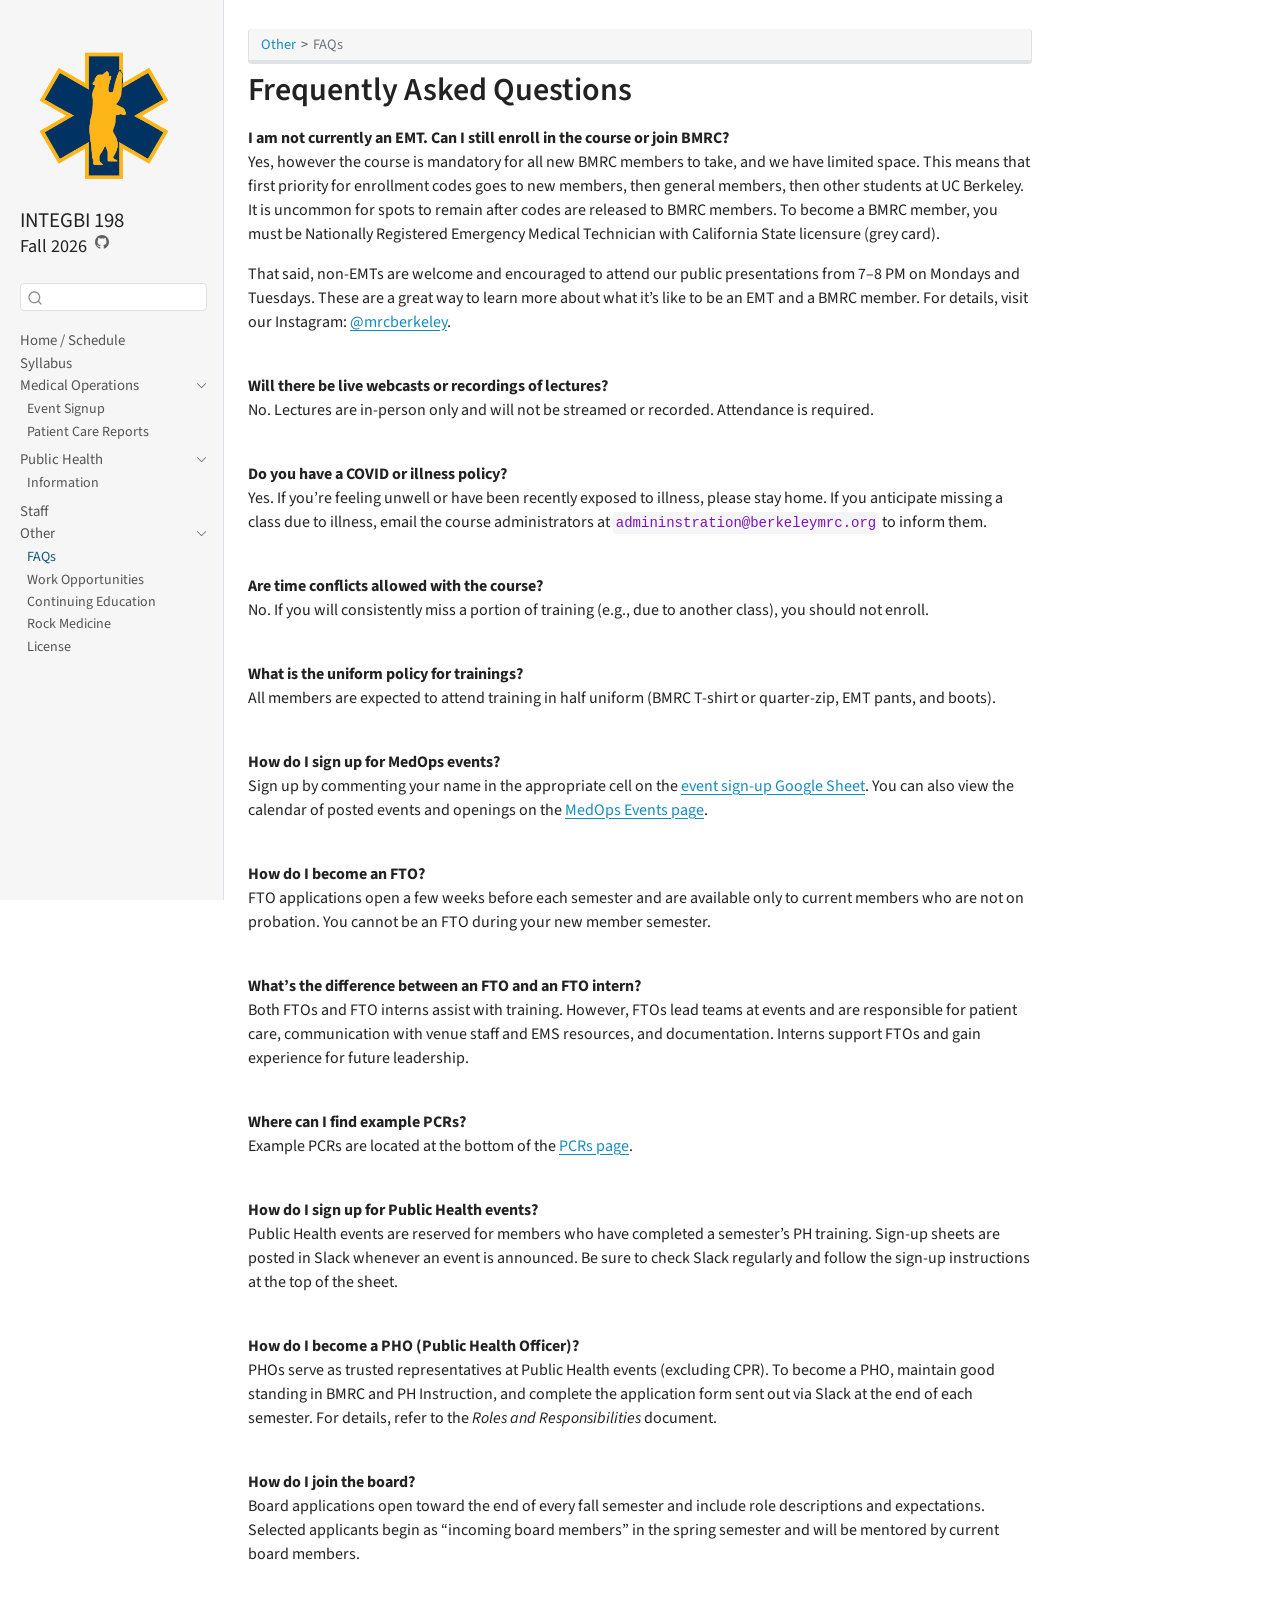
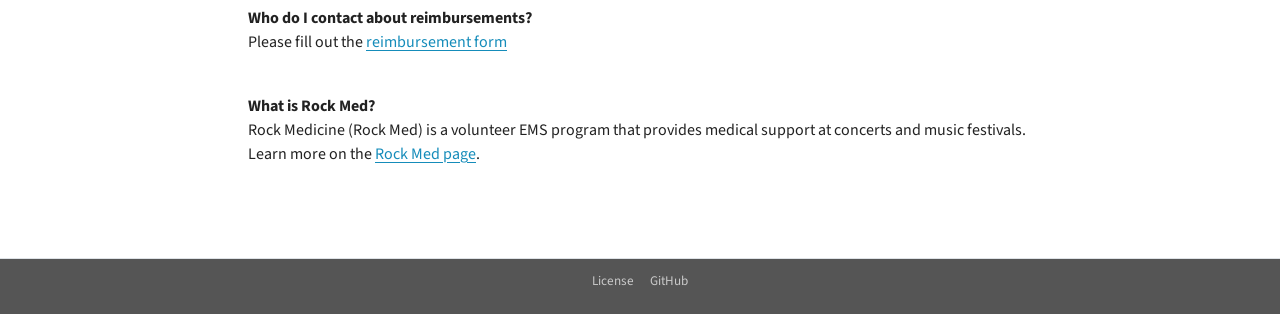
<file: faqs.html>
<!DOCTYPE html>
<html xmlns="http://www.w3.org/1999/xhtml" lang="en" xml:lang="en"><head>

<meta charset="utf-8">
<meta name="generator" content="quarto-1.9.38">

<meta name="viewport" content="width=device-width, initial-scale=1.0, user-scalable=yes">


<title>Frequently Asked Questions</title>
<style>
/* Default styles provided by pandoc.
** See https://pandoc.org/MANUAL.html#variables-for-html for config info.
*/
code{white-space: pre-wrap;}
span.smallcaps{font-variant: small-caps;}
div.columns{display: flex; gap: min(4vw, 1.5em);}
div.column{flex: auto; overflow-x: auto;}
div.hanging-indent{margin-left: 1.5em; text-indent: -1.5em;}
ul.task-list{list-style: none;}
ul.task-list li input[type="checkbox"] {
  width: 0.8em;
  margin: 0 0.8em 0.2em -1em; /* quarto-specific, see https://github.com/quarto-dev/quarto-cli/issues/4556 */ 
  vertical-align: middle;
}
</style>


<script src="site_libs/quarto-nav/quarto-nav.js"></script>
<script src="site_libs/quarto-nav/headroom.min.js"></script>
<script src="site_libs/clipboard/clipboard.min.js"></script>
<script src="site_libs/quarto-search/autocomplete.umd.js"></script>
<script src="site_libs/quarto-search/fuse.min.js"></script>
<script src="site_libs/quarto-search/quarto-search.js"></script>
<meta name="quarto:offset" content="./">
<link href="./assets/favicon.ico" rel="icon">
<script src="site_libs/quarto-html/quarto.js" type="module"></script>
<script src="site_libs/quarto-html/tabsets/tabsets.js" type="module"></script>
<script src="site_libs/quarto-html/popper.min.js"></script>
<script src="site_libs/quarto-html/tippy.umd.min.js"></script>
<script src="site_libs/quarto-html/anchor.min.js"></script>
<link href="site_libs/quarto-html/tippy.css" rel="stylesheet">
<link href="site_libs/quarto-html/quarto-syntax-highlighting-15634bcf2e68342d4ad2dfa704d543f6.css" rel="stylesheet" id="quarto-text-highlighting-styles">
<script src="site_libs/bootstrap/bootstrap.min.js"></script>
<link href="site_libs/bootstrap/bootstrap-icons.css" rel="stylesheet">
<link href="site_libs/bootstrap/bootstrap-359db4a8e19cfa2fc50050059bcbb3c5.min.css" rel="stylesheet" append-hash="true" id="quarto-bootstrap" data-mode="light">
<script id="quarto-search-options" type="application/json">{
  "location": "sidebar",
  "copy-button": false,
  "collapse-after": 3,
  "panel-placement": "start",
  "type": "textbox",
  "limit": 50,
  "keyboard-shortcut": [
    "f",
    "/",
    "s"
  ],
  "show-item-context": false,
  "language": {
    "search-no-results-text": "No results",
    "search-matching-documents-text": "matching documents",
    "search-copy-link-title": "Copy link to search",
    "search-hide-matches-text": "Hide additional matches",
    "search-more-match-text": "more match in this document",
    "search-more-matches-text": "more matches in this document",
    "search-clear-button-title": "Clear",
    "search-text-placeholder": "",
    "search-detached-cancel-button-title": "Cancel",
    "search-submit-button-title": "Submit",
    "search-label": "Search"
  }
}</script>


<link rel="stylesheet" href="assets/styles.css">
</head>

<body class="nav-sidebar docked quarto-light">

<div id="quarto-search-results"></div>
  <header id="quarto-header" class="headroom fixed-top">
  <nav class="quarto-secondary-nav">
    <div class="container-fluid d-flex">
      <button type="button" class="quarto-btn-toggle btn" data-bs-toggle="collapse" role="button" data-bs-target=".quarto-sidebar-collapse-item" aria-controls="quarto-sidebar" aria-expanded="false" aria-label="Toggle sidebar navigation" onclick="if (window.quartoToggleHeadroom) { window.quartoToggleHeadroom(); }">
        <i class="bi bi-layout-text-sidebar-reverse"></i>
      </button>
        <nav class="quarto-page-breadcrumbs" aria-label="breadcrumb"><ol class="breadcrumb"><li class="breadcrumb-item"><a href="./faqs.html">Other</a></li><li class="breadcrumb-item"><a href="./faqs.html">FAQs</a></li></ol></nav>
        <a class="flex-grow-1" role="navigation" data-bs-toggle="collapse" data-bs-target=".quarto-sidebar-collapse-item" aria-controls="quarto-sidebar" aria-expanded="false" aria-label="Toggle sidebar navigation" onclick="if (window.quartoToggleHeadroom) { window.quartoToggleHeadroom(); }">      
        </a>
      <button type="button" class="btn quarto-search-button" aria-label="Search" onclick="window.quartoOpenSearch();">
        <i class="bi bi-search"></i>
      </button>
    </div>
  </nav>
</header>
<!-- content -->
<div id="quarto-content" class="quarto-container page-columns page-rows-contents page-layout-article">
<!-- sidebar -->
  <nav id="quarto-sidebar" class="sidebar collapse collapse-horizontal quarto-sidebar-collapse-item sidebar-navigation docked overflow-auto">
    <div class="pt-lg-2 mt-2 text-left sidebar-header sidebar-header-stacked">
      <a href="./index.html" class="sidebar-logo-link">
      <img src="./assets/new_logo.png" alt="BMRC logo" class="sidebar-logo light-content py-0 d-lg-inline d-none">
      <img src="./assets/new_logo.png" alt="BMRC logo" class="sidebar-logo dark-content py-0 d-lg-inline d-none">
      </a>
    <div class="sidebar-title mb-0 py-0">
      <a href="./">INTEGBI 198 <br><small>Fall 2026</small></a> 
        <div class="sidebar-tools-main">
    <a href="https://github.com/berkeleymrc/fall-2026" title="" class="quarto-navigation-tool px-1" aria-label=""><i class="bi bi-github"></i></a>
</div>
    </div>
      </div>
        <div class="mt-2 flex-shrink-0 align-items-center">
        <div class="sidebar-search">
        <div id="quarto-search" class="" title="Search"></div>
        </div>
        </div>
    <div class="sidebar-menu-container"> 
    <ul class="list-unstyled mt-1">
        <li class="sidebar-item">
  <div class="sidebar-item-container"> 
  <a href="./index.html" class="sidebar-item-text sidebar-link">
 <span class="menu-text">Home / Schedule</span></a>
  </div>
</li>
        <li class="sidebar-item">
  <div class="sidebar-item-container"> 
  <a href="./syllabus.html" class="sidebar-item-text sidebar-link">
 <span class="menu-text">Syllabus</span></a>
  </div>
</li>
        <li class="sidebar-item sidebar-item-section">
      <div class="sidebar-item-container"> 
            <a class="sidebar-item-text sidebar-link text-start" data-bs-toggle="collapse" data-bs-target="#quarto-sidebar-section-1" role="navigation" aria-expanded="true">
 <span class="menu-text">Medical Operations</span></a>
          <a class="sidebar-item-toggle text-start" data-bs-toggle="collapse" data-bs-target="#quarto-sidebar-section-1" role="navigation" aria-expanded="true" aria-label="Toggle section">
            <i class="bi bi-chevron-right ms-2"></i>
          </a> 
      </div>
      <ul id="quarto-sidebar-section-1" class="collapse list-unstyled sidebar-section depth1 show">  
          <li class="sidebar-item">
  <div class="sidebar-item-container"> 
  <a href="./medopsevents.html" class="sidebar-item-text sidebar-link">
 <span class="menu-text">Event Signup</span></a>
  </div>
</li>
          <li class="sidebar-item">
  <div class="sidebar-item-container"> 
  <a href="./pcrs.html" class="sidebar-item-text sidebar-link">
 <span class="menu-text">Patient Care Reports</span></a>
  </div>
</li>
      </ul>
  </li>
        <li class="sidebar-item sidebar-item-section">
      <div class="sidebar-item-container"> 
            <a class="sidebar-item-text sidebar-link text-start" data-bs-toggle="collapse" data-bs-target="#quarto-sidebar-section-2" role="navigation" aria-expanded="true">
 <span class="menu-text">Public Health</span></a>
          <a class="sidebar-item-toggle text-start" data-bs-toggle="collapse" data-bs-target="#quarto-sidebar-section-2" role="navigation" aria-expanded="true" aria-label="Toggle section">
            <i class="bi bi-chevron-right ms-2"></i>
          </a> 
      </div>
      <ul id="quarto-sidebar-section-2" class="collapse list-unstyled sidebar-section depth1 show">  
          <li class="sidebar-item">
  <div class="sidebar-item-container"> 
  <a href="./publichealthinfo.html" class="sidebar-item-text sidebar-link">
 <span class="menu-text">Information</span></a>
  </div>
</li>
      </ul>
  </li>
        <li class="sidebar-item">
  <div class="sidebar-item-container"> 
  <a href="./staff.html" class="sidebar-item-text sidebar-link">
 <span class="menu-text">Staff</span></a>
  </div>
</li>
        <li class="sidebar-item sidebar-item-section">
      <div class="sidebar-item-container"> 
            <a class="sidebar-item-text sidebar-link text-start" data-bs-toggle="collapse" data-bs-target="#quarto-sidebar-section-3" role="navigation" aria-expanded="true">
 <span class="menu-text">Other</span></a>
          <a class="sidebar-item-toggle text-start" data-bs-toggle="collapse" data-bs-target="#quarto-sidebar-section-3" role="navigation" aria-expanded="true" aria-label="Toggle section">
            <i class="bi bi-chevron-right ms-2"></i>
          </a> 
      </div>
      <ul id="quarto-sidebar-section-3" class="collapse list-unstyled sidebar-section depth1 show">  
          <li class="sidebar-item">
  <div class="sidebar-item-container"> 
  <a href="./faqs.html" class="sidebar-item-text sidebar-link active">
 <span class="menu-text">FAQs</span></a>
  </div>
</li>
          <li class="sidebar-item">
  <div class="sidebar-item-container"> 
  <a href="./work.html" class="sidebar-item-text sidebar-link">
 <span class="menu-text">Work Opportunities</span></a>
  </div>
</li>
          <li class="sidebar-item">
  <div class="sidebar-item-container"> 
  <a href="./continuingeducation.html" class="sidebar-item-text sidebar-link">
 <span class="menu-text">Continuing Education</span></a>
  </div>
</li>
          <li class="sidebar-item">
  <div class="sidebar-item-container"> 
  <a href="./rockmed.html" class="sidebar-item-text sidebar-link">
 <span class="menu-text">Rock Medicine</span></a>
  </div>
</li>
          <li class="sidebar-item">
  <div class="sidebar-item-container"> 
  <a href="./license.html" class="sidebar-item-text sidebar-link">
 <span class="menu-text">License</span></a>
  </div>
</li>
      </ul>
  </li>
    </ul>
    </div>
</nav>
<div id="quarto-sidebar-glass" class="quarto-sidebar-collapse-item" data-bs-toggle="collapse" data-bs-target=".quarto-sidebar-collapse-item"></div>
<!-- margin-sidebar -->
    <div id="quarto-margin-sidebar" class="sidebar margin-sidebar zindex-bottom">
        
    </div>
<!-- main -->
<main class="content" id="quarto-document-content">

<header id="title-block-header" class="quarto-title-block default"><nav class="quarto-page-breadcrumbs quarto-title-breadcrumbs d-none d-lg-block" aria-label="breadcrumb"><ol class="breadcrumb"><li class="breadcrumb-item"><a href="./faqs.html">Other</a></li><li class="breadcrumb-item"><a href="./faqs.html">FAQs</a></li></ol></nav>
<div class="quarto-title">
<h1 class="title">Frequently Asked Questions</h1>
</div>



<div class="quarto-title-meta">

    
  
    
  </div>
  


</header>


<p><strong>I am not currently an EMT. Can I still enroll in the course or join BMRC?</strong> <br> Yes, however the course is mandatory for all new BMRC members to take, and we have limited space. This means that first priority for enrollment codes goes to new members, then general members, then other students at UC Berkeley. It is uncommon for spots to remain after codes are released to BMRC members. To become a BMRC member, you must be Nationally Registered Emergency Medical Technician with California State licensure (grey card).</p>
<p>That said, non-EMTs are welcome and encouraged to attend our public presentations from 7–8 PM on Mondays and Tuesdays. These are a great way to learn more about what it’s like to be an EMT and a BMRC member. For details, visit our Instagram: <a href="https://www.instagram.com/mrcberkeley/"><span class="citation" data-cites="mrcberkeley">@mrcberkeley</span></a>.</p>
<p><br> <strong>Will there be live webcasts or recordings of lectures?</strong> <br> No.&nbsp;Lectures are in-person only and will not be streamed or recorded. Attendance is required.</p>
<p><br> <strong>Do you have a COVID or illness policy?</strong> <br> Yes. If you’re feeling unwell or have been recently exposed to illness, please stay home. If you anticipate missing a class due to illness, email the course administrators at <code>admininstration@berkeleymrc.org</code> to inform them.</p>
<p><br> <strong>Are time conflicts allowed with the course?</strong> <br> No.&nbsp;If you will consistently miss a portion of training (e.g., due to another class), you should not enroll.</p>
<p><br> <strong>What is the uniform policy for trainings?</strong> <br> All members are expected to attend training in half uniform (BMRC T-shirt or quarter-zip, EMT pants, and boots).</p>
<p><br> <strong>How do I sign up for MedOps events?</strong> <br> Sign up by commenting your name in the appropriate cell on the <a href="https://docs.google.com/spreadsheets/u/5/d/12O9aSQ8l65SdB1fVUv1Ors-MUf5wUNarZhkPG3UpIE8/edit?gid=1100467556#gid=1100467556">event sign-up Google Sheet</a>. You can also view the calendar of posted events and openings on the <a href="medopsevents.html">MedOps Events page</a>.</p>
<p><br> <strong>How do I become an FTO?</strong> <br> FTO applications open a few weeks before each semester and are available only to current members who are not on probation. You cannot be an FTO during your new member semester.</p>
<p><br> <strong>What’s the difference between an FTO and an FTO intern?</strong> <br> Both FTOs and FTO interns assist with training. However, FTOs lead teams at events and are responsible for patient care, communication with venue staff and EMS resources, and documentation. Interns support FTOs and gain experience for future leadership.</p>
<p><br> <strong>Where can I find example PCRs?</strong> <br> Example PCRs are located at the bottom of the <a href="pcrs.html">PCRs page</a>.</p>
<p><br> <strong>How do I sign up for Public Health events?</strong> <br> Public Health events are reserved for members who have completed a semester’s PH training. Sign-up sheets are posted in Slack whenever an event is announced. Be sure to check Slack regularly and follow the sign-up instructions at the top of the sheet.</p>
<p><br> <strong>How do I become a PHO (Public Health Officer)?</strong> <br> PHOs serve as trusted representatives at Public Health events (excluding CPR). To become a PHO, maintain good standing in BMRC and PH Instruction, and complete the application form sent out via Slack at the end of each semester. For details, refer to the <em>Roles and Responsibilities</em> document.</p>
<p><br> <strong>How do I join the board?</strong> <br> Board applications open toward the end of every fall semester and include role descriptions and expectations. Selected applicants begin as “incoming board members” in the spring semester and will be mentored by current board members.</p>
<p><br> <strong>Who do I contact about reimbursements?</strong> <br> Please fill out the <a href="https://forms.gle/zLo5rPtPqHJy61DV7">reimbursement form</a></p>
<p><br> <strong>What is Rock Med?</strong> <br> Rock Medicine (Rock Med) is a volunteer EMS program that provides medical support at concerts and music festivals. Learn more on the <a href="rockmed.html">Rock Med page</a>.</p>



</main> <!-- /main -->
<!-- Google tag (gtag.js) -->
<script async="" src="https://www.googletagmanager.com/gtag/js?id=G-GJ80ZEKEDY"></script>
<script>
  window.dataLayer = window.dataLayer || [];
  function gtag(){dataLayer.push(arguments);}
  gtag('js', new Date());

  gtag('config', 'G-GJ80ZEKEDY');
</script>
<script id="quarto-html-after-body" type="application/javascript">
  window.document.addEventListener("DOMContentLoaded", function (event) {
    const icon = "";
    const anchorJS = new window.AnchorJS();
    anchorJS.options = {
      placement: 'right',
      icon: icon
    };
    anchorJS.add('.anchored');
    const isCodeAnnotation = (el) => {
      for (const clz of el.classList) {
        if (clz.startsWith('code-annotation-')) {                     
          return true;
        }
      }
      return false;
    }
    const onCopySuccess = function(e) {
      // button target
      const button = e.trigger;
      // don't keep focus
      button.blur();
      // flash "checked"
      button.classList.add('code-copy-button-checked');
      var currentTitle = button.getAttribute("title");
      button.setAttribute("title", "Copied!");
      let tooltip;
      if (window.bootstrap) {
        button.setAttribute("data-bs-toggle", "tooltip");
        button.setAttribute("data-bs-placement", "left");
        button.setAttribute("data-bs-title", "Copied!");
        tooltip = new bootstrap.Tooltip(button, 
          { trigger: "manual", 
            customClass: "code-copy-button-tooltip",
            offset: [0, -8]});
        tooltip.show();    
      }
      setTimeout(function() {
        if (tooltip) {
          tooltip.hide();
          button.removeAttribute("data-bs-title");
          button.removeAttribute("data-bs-toggle");
          button.removeAttribute("data-bs-placement");
        }
        button.setAttribute("title", currentTitle);
        button.classList.remove('code-copy-button-checked');
      }, 1000);
      // clear code selection
      e.clearSelection();
    }
    const getTextToCopy = function(trigger) {
      const outerScaffold = trigger.parentElement.cloneNode(true);
      const codeEl = outerScaffold.querySelector('code');
      for (const childEl of codeEl.children) {
        if (isCodeAnnotation(childEl)) {
          childEl.remove();
        }
      }
      return codeEl.innerText;
    }
    const clipboard = new window.ClipboardJS('.code-copy-button:not([data-in-quarto-modal])', {
      text: getTextToCopy
    });
    clipboard.on('success', onCopySuccess);
    if (window.document.getElementById('quarto-embedded-source-code-modal')) {
      const clipboardModal = new window.ClipboardJS('.code-copy-button[data-in-quarto-modal]', {
        text: getTextToCopy,
        container: window.document.getElementById('quarto-embedded-source-code-modal')
      });
      clipboardModal.on('success', onCopySuccess);
    }
      var localhostRegex = new RegExp(/^(?:http|https):\/\/localhost\:?[0-9]*\//);
      var mailtoRegex = new RegExp(/^mailto:/);
        var filterRegex = new RegExp('/' + window.location.host + '/');
      var isInternal = (href) => {
          return filterRegex.test(href) || localhostRegex.test(href) || mailtoRegex.test(href);
      }
      // Inspect non-navigation links and adorn them if external
     var links = window.document.querySelectorAll('a[href]:not(.nav-link):not(.navbar-brand):not(.toc-action):not(.sidebar-link):not(.sidebar-item-toggle):not(.pagination-link):not(.no-external):not([aria-hidden]):not(.dropdown-item):not(.quarto-navigation-tool):not(.about-link)');
      for (var i=0; i<links.length; i++) {
        const link = links[i];
        if (!isInternal(link.href)) {
          // undo the damage that might have been done by quarto-nav.js in the case of
          // links that we want to consider external
          if (link.dataset.originalHref !== undefined) {
            link.href = link.dataset.originalHref;
          }
        }
      }
    function tippyHover(el, contentFn, onTriggerFn, onUntriggerFn) {
      const config = {
        allowHTML: true,
        maxWidth: 500,
        delay: 100,
        arrow: false,
        appendTo: function(el) {
            return el.parentElement;
        },
        interactive: true,
        interactiveBorder: 10,
        theme: 'quarto',
        placement: 'bottom-start',
      };
      if (contentFn) {
        config.content = contentFn;
      }
      if (onTriggerFn) {
        config.onTrigger = onTriggerFn;
      }
      if (onUntriggerFn) {
        config.onUntrigger = onUntriggerFn;
      }
      window.tippy(el, config); 
    }
    const noterefs = window.document.querySelectorAll('a[role="doc-noteref"]');
    for (var i=0; i<noterefs.length; i++) {
      const ref = noterefs[i];
      tippyHover(ref, function() {
        // use id or data attribute instead here
        let href = ref.getAttribute('data-footnote-href') || ref.getAttribute('href');
        try { href = new URL(href).hash; } catch {}
        const id = href.replace(/^#\/?/, "");
        const note = window.document.getElementById(id);
        if (note) {
          return note.innerHTML;
        } else {
          return "";
        }
      });
    }
    const xrefs = window.document.querySelectorAll('a.quarto-xref');
    const processXRef = (id, note) => {
      // Strip column container classes
      const stripColumnClz = (el) => {
        el.classList.remove("page-full", "page-columns");
        if (el.children) {
          for (const child of el.children) {
            stripColumnClz(child);
          }
        }
      }
      stripColumnClz(note)
      if (id === null || id.startsWith('sec-')) {
        // Special case sections, only their first couple elements
        const container = document.createElement("div");
        if (note.children && note.children.length > 2) {
          container.appendChild(note.children[0].cloneNode(true));
          for (let i = 1; i < note.children.length; i++) {
            const child = note.children[i];
            if (child.tagName === "P" && child.innerText === "") {
              continue;
            } else {
              container.appendChild(child.cloneNode(true));
              break;
            }
          }
          if (window.Quarto?.typesetMath) {
            window.Quarto.typesetMath(container);
          }
          return container.innerHTML
        } else {
          if (window.Quarto?.typesetMath) {
            window.Quarto.typesetMath(note);
          }
          return note.innerHTML;
        }
      } else {
        // Remove any anchor links if they are present
        const anchorLink = note.querySelector('a.anchorjs-link');
        if (anchorLink) {
          anchorLink.remove();
        }
        if (window.Quarto?.typesetMath) {
          window.Quarto.typesetMath(note);
        }
        if (note.classList.contains("callout")) {
          return note.outerHTML;
        } else {
          return note.innerHTML;
        }
      }
    }
    for (var i=0; i<xrefs.length; i++) {
      const xref = xrefs[i];
      tippyHover(xref, undefined, function(instance) {
        instance.disable();
        let url = xref.getAttribute('href');
        let hash = undefined; 
        if (url.startsWith('#')) {
          hash = url;
        } else {
          try { hash = new URL(url).hash; } catch {}
        }
        if (hash) {
          const id = hash.replace(/^#\/?/, "");
          const note = window.document.getElementById(id);
          if (note !== null) {
            try {
              const html = processXRef(id, note.cloneNode(true));
              instance.setContent(html);
            } finally {
              instance.enable();
              instance.show();
            }
          } else {
            // See if we can fetch this
            fetch(url.split('#')[0])
            .then(res => res.text())
            .then(html => {
              const parser = new DOMParser();
              const htmlDoc = parser.parseFromString(html, "text/html");
              const note = htmlDoc.getElementById(id);
              if (note !== null) {
                const html = processXRef(id, note);
                instance.setContent(html);
              } 
            }).finally(() => {
              instance.enable();
              instance.show();
            });
          }
        } else {
          // See if we can fetch a full url (with no hash to target)
          // This is a special case and we should probably do some content thinning / targeting
          fetch(url)
          .then(res => res.text())
          .then(html => {
            const parser = new DOMParser();
            const htmlDoc = parser.parseFromString(html, "text/html");
            const note = htmlDoc.querySelector('main.content');
            if (note !== null) {
              // This should only happen for chapter cross references
              // (since there is no id in the URL)
              // remove the first header
              if (note.children.length > 0 && note.children[0].tagName === "HEADER") {
                note.children[0].remove();
              }
              const html = processXRef(null, note);
              instance.setContent(html);
            } 
          }).finally(() => {
            instance.enable();
            instance.show();
          });
        }
      }, function(instance) {
      });
    }
        let selectedAnnoteEl;
        const selectorForAnnotation = ( cell, annotation) => {
          let cellAttr = 'data-code-cell="' + cell + '"';
          let lineAttr = 'data-code-annotation="' +  annotation + '"';
          const selector = 'span[' + cellAttr + '][' + lineAttr + ']';
          return selector;
        }
        const selectCodeLines = (annoteEl) => {
          const doc = window.document;
          const targetCell = annoteEl.getAttribute("data-target-cell");
          const targetAnnotation = annoteEl.getAttribute("data-target-annotation");
          const annoteSpan = window.document.querySelector(selectorForAnnotation(targetCell, targetAnnotation));
          const lines = annoteSpan.getAttribute("data-code-lines").split(",");
          const lineIds = lines.map((line) => {
            return targetCell + "-" + line;
          })
          let top = null;
          let height = null;
          let parent = null;
          if (lineIds.length > 0) {
              //compute the position of the single el (top and bottom and make a div)
              const el = window.document.getElementById(lineIds[0]);
              top = el.offsetTop;
              height = el.offsetHeight;
              parent = el.parentElement.parentElement;
            if (lineIds.length > 1) {
              const lastEl = window.document.getElementById(lineIds[lineIds.length - 1]);
              const bottom = lastEl.offsetTop + lastEl.offsetHeight;
              height = bottom - top;
            }
            if (top !== null && height !== null && parent !== null) {
              // cook up a div (if necessary) and position it 
              let div = window.document.getElementById("code-annotation-line-highlight");
              if (div === null) {
                div = window.document.createElement("div");
                div.setAttribute("id", "code-annotation-line-highlight");
                div.style.position = 'absolute';
                parent.appendChild(div);
              }
              div.style.top = top - 2 + "px";
              div.style.height = height + 4 + "px";
              div.style.left = 0;
              let gutterDiv = window.document.getElementById("code-annotation-line-highlight-gutter");
              if (gutterDiv === null) {
                gutterDiv = window.document.createElement("div");
                gutterDiv.setAttribute("id", "code-annotation-line-highlight-gutter");
                gutterDiv.style.position = 'absolute';
                const codeCell = window.document.getElementById(targetCell);
                const gutter = codeCell.querySelector('.code-annotation-gutter');
                gutter.appendChild(gutterDiv);
              }
              gutterDiv.style.top = top - 2 + "px";
              gutterDiv.style.height = height + 4 + "px";
            }
            selectedAnnoteEl = annoteEl;
          }
        };
        const unselectCodeLines = () => {
          const elementsIds = ["code-annotation-line-highlight", "code-annotation-line-highlight-gutter"];
          elementsIds.forEach((elId) => {
            const div = window.document.getElementById(elId);
            if (div) {
              div.remove();
            }
          });
          selectedAnnoteEl = undefined;
        };
          // Handle positioning of the toggle
      window.addEventListener(
        "resize",
        throttle(() => {
          elRect = undefined;
          if (selectedAnnoteEl) {
            selectCodeLines(selectedAnnoteEl);
          }
        }, 10)
      );
      function throttle(fn, ms) {
      let throttle = false;
      let timer;
        return (...args) => {
          if(!throttle) { // first call gets through
              fn.apply(this, args);
              throttle = true;
          } else { // all the others get throttled
              if(timer) clearTimeout(timer); // cancel #2
              timer = setTimeout(() => {
                fn.apply(this, args);
                timer = throttle = false;
              }, ms);
          }
        };
      }
        // Attach click handler to the DT
        const annoteDls = window.document.querySelectorAll('dt[data-target-cell]');
        for (const annoteDlNode of annoteDls) {
          annoteDlNode.addEventListener('click', (event) => {
            const clickedEl = event.target;
            if (clickedEl !== selectedAnnoteEl) {
              unselectCodeLines();
              const activeEl = window.document.querySelector('dt[data-target-cell].code-annotation-active');
              if (activeEl) {
                activeEl.classList.remove('code-annotation-active');
              }
              selectCodeLines(clickedEl);
              clickedEl.classList.add('code-annotation-active');
            } else {
              // Unselect the line
              unselectCodeLines();
              clickedEl.classList.remove('code-annotation-active');
            }
          });
        }
    const findCites = (el) => {
      const parentEl = el.parentElement;
      if (parentEl) {
        const cites = parentEl.dataset.cites;
        if (cites) {
          return {
            el,
            cites: cites.split(' ')
          };
        } else {
          return findCites(el.parentElement)
        }
      } else {
        return undefined;
      }
    };
    var bibliorefs = window.document.querySelectorAll('a[role="doc-biblioref"]');
    for (var i=0; i<bibliorefs.length; i++) {
      const ref = bibliorefs[i];
      const citeInfo = findCites(ref);
      if (citeInfo) {
        tippyHover(citeInfo.el, function() {
          var popup = window.document.createElement('div');
          citeInfo.cites.forEach(function(cite) {
            var citeDiv = window.document.createElement('div');
            citeDiv.classList.add('hanging-indent');
            citeDiv.classList.add('csl-entry');
            var biblioDiv = window.document.getElementById('ref-' + cite);
            if (biblioDiv) {
              citeDiv.innerHTML = biblioDiv.innerHTML;
            }
            popup.appendChild(citeDiv);
          });
          return popup.innerHTML;
        });
      }
    }
  });
  </script>
</div> <!-- /content -->
<footer class="footer">
  <div class="nav-footer">
    <div class="nav-footer-left">
      &nbsp;
    </div>   
    <div class="nav-footer-center">
      <ul class="footer-items list-unstyled">
    <li class="nav-item">
    <a class="nav-link active" href="./license.html" aria-current="page">
<p>License</p>
</a>
  </li>  
    <li class="nav-item">
    <a class="nav-link" href="https://github.com/berkeleymrc/fall-2026">
<p>GitHub</p>
</a>
  </li>  
</ul>
    </div>
    <div class="nav-footer-right">
      &nbsp;
    </div>
  </div>
</footer>




</body></html>
</file>
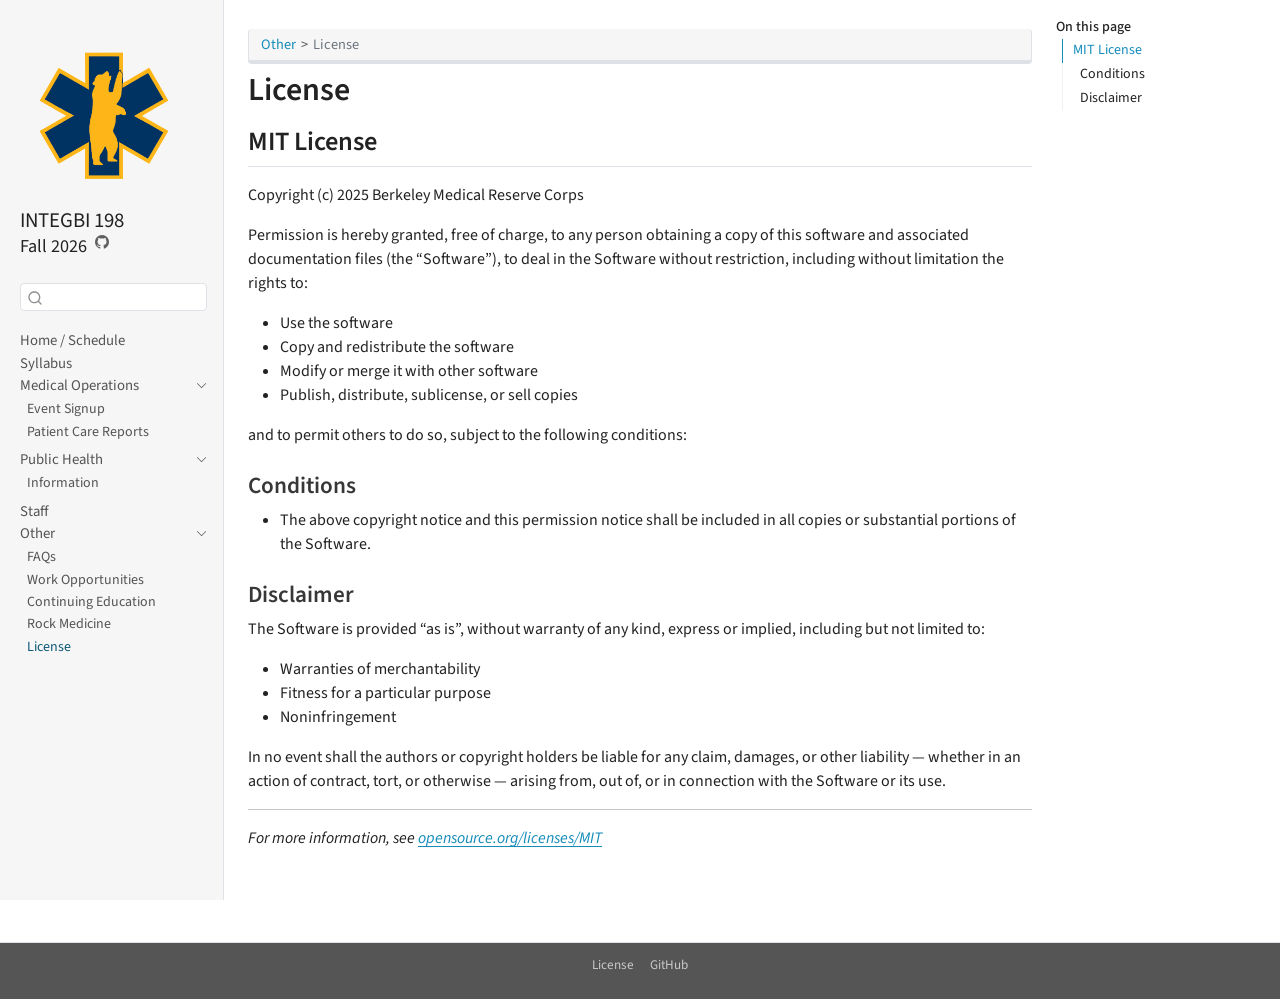
<file: license.html>
<!DOCTYPE html>
<html xmlns="http://www.w3.org/1999/xhtml" lang="en" xml:lang="en"><head>

<meta charset="utf-8">
<meta name="generator" content="quarto-1.9.38">

<meta name="viewport" content="width=device-width, initial-scale=1.0, user-scalable=yes">


<title>License</title>
<style>
/* Default styles provided by pandoc.
** See https://pandoc.org/MANUAL.html#variables-for-html for config info.
*/
code{white-space: pre-wrap;}
span.smallcaps{font-variant: small-caps;}
div.columns{display: flex; gap: min(4vw, 1.5em);}
div.column{flex: auto; overflow-x: auto;}
div.hanging-indent{margin-left: 1.5em; text-indent: -1.5em;}
ul.task-list{list-style: none;}
ul.task-list li input[type="checkbox"] {
  width: 0.8em;
  margin: 0 0.8em 0.2em -1em; /* quarto-specific, see https://github.com/quarto-dev/quarto-cli/issues/4556 */ 
  vertical-align: middle;
}
</style>


<script src="site_libs/quarto-nav/quarto-nav.js"></script>
<script src="site_libs/quarto-nav/headroom.min.js"></script>
<script src="site_libs/clipboard/clipboard.min.js"></script>
<script src="site_libs/quarto-search/autocomplete.umd.js"></script>
<script src="site_libs/quarto-search/fuse.min.js"></script>
<script src="site_libs/quarto-search/quarto-search.js"></script>
<meta name="quarto:offset" content="./">
<link href="./assets/favicon.ico" rel="icon">
<script src="site_libs/quarto-html/quarto.js" type="module"></script>
<script src="site_libs/quarto-html/tabsets/tabsets.js" type="module"></script>
<script src="site_libs/quarto-html/popper.min.js"></script>
<script src="site_libs/quarto-html/tippy.umd.min.js"></script>
<script src="site_libs/quarto-html/anchor.min.js"></script>
<link href="site_libs/quarto-html/tippy.css" rel="stylesheet">
<link href="site_libs/quarto-html/quarto-syntax-highlighting-15634bcf2e68342d4ad2dfa704d543f6.css" rel="stylesheet" id="quarto-text-highlighting-styles">
<script src="site_libs/bootstrap/bootstrap.min.js"></script>
<link href="site_libs/bootstrap/bootstrap-icons.css" rel="stylesheet">
<link href="site_libs/bootstrap/bootstrap-359db4a8e19cfa2fc50050059bcbb3c5.min.css" rel="stylesheet" append-hash="true" id="quarto-bootstrap" data-mode="light">
<script id="quarto-search-options" type="application/json">{
  "location": "sidebar",
  "copy-button": false,
  "collapse-after": 3,
  "panel-placement": "start",
  "type": "textbox",
  "limit": 50,
  "keyboard-shortcut": [
    "f",
    "/",
    "s"
  ],
  "show-item-context": false,
  "language": {
    "search-no-results-text": "No results",
    "search-matching-documents-text": "matching documents",
    "search-copy-link-title": "Copy link to search",
    "search-hide-matches-text": "Hide additional matches",
    "search-more-match-text": "more match in this document",
    "search-more-matches-text": "more matches in this document",
    "search-clear-button-title": "Clear",
    "search-text-placeholder": "",
    "search-detached-cancel-button-title": "Cancel",
    "search-submit-button-title": "Submit",
    "search-label": "Search"
  }
}</script>


<link rel="stylesheet" href="assets/styles.css">
</head>

<body class="nav-sidebar docked quarto-light">

<div id="quarto-search-results"></div>
  <header id="quarto-header" class="headroom fixed-top">
  <nav class="quarto-secondary-nav">
    <div class="container-fluid d-flex">
      <button type="button" class="quarto-btn-toggle btn" data-bs-toggle="collapse" role="button" data-bs-target=".quarto-sidebar-collapse-item" aria-controls="quarto-sidebar" aria-expanded="false" aria-label="Toggle sidebar navigation" onclick="if (window.quartoToggleHeadroom) { window.quartoToggleHeadroom(); }">
        <i class="bi bi-layout-text-sidebar-reverse"></i>
      </button>
        <nav class="quarto-page-breadcrumbs" aria-label="breadcrumb"><ol class="breadcrumb"><li class="breadcrumb-item"><a href="./faqs.html">Other</a></li><li class="breadcrumb-item"><a href="./license.html">License</a></li></ol></nav>
        <a class="flex-grow-1" role="navigation" data-bs-toggle="collapse" data-bs-target=".quarto-sidebar-collapse-item" aria-controls="quarto-sidebar" aria-expanded="false" aria-label="Toggle sidebar navigation" onclick="if (window.quartoToggleHeadroom) { window.quartoToggleHeadroom(); }">      
        </a>
      <button type="button" class="btn quarto-search-button" aria-label="Search" onclick="window.quartoOpenSearch();">
        <i class="bi bi-search"></i>
      </button>
    </div>
  </nav>
</header>
<!-- content -->
<div id="quarto-content" class="quarto-container page-columns page-rows-contents page-layout-article">
<!-- sidebar -->
  <nav id="quarto-sidebar" class="sidebar collapse collapse-horizontal quarto-sidebar-collapse-item sidebar-navigation docked overflow-auto">
    <div class="pt-lg-2 mt-2 text-left sidebar-header sidebar-header-stacked">
      <a href="./index.html" class="sidebar-logo-link">
      <img src="./assets/new_logo.png" alt="BMRC logo" class="sidebar-logo light-content py-0 d-lg-inline d-none">
      <img src="./assets/new_logo.png" alt="BMRC logo" class="sidebar-logo dark-content py-0 d-lg-inline d-none">
      </a>
    <div class="sidebar-title mb-0 py-0">
      <a href="./">INTEGBI 198 <br><small>Fall 2026</small></a> 
        <div class="sidebar-tools-main">
    <a href="https://github.com/berkeleymrc/fall-2026" title="" class="quarto-navigation-tool px-1" aria-label=""><i class="bi bi-github"></i></a>
</div>
    </div>
      </div>
        <div class="mt-2 flex-shrink-0 align-items-center">
        <div class="sidebar-search">
        <div id="quarto-search" class="" title="Search"></div>
        </div>
        </div>
    <div class="sidebar-menu-container"> 
    <ul class="list-unstyled mt-1">
        <li class="sidebar-item">
  <div class="sidebar-item-container"> 
  <a href="./index.html" class="sidebar-item-text sidebar-link">
 <span class="menu-text">Home / Schedule</span></a>
  </div>
</li>
        <li class="sidebar-item">
  <div class="sidebar-item-container"> 
  <a href="./syllabus.html" class="sidebar-item-text sidebar-link">
 <span class="menu-text">Syllabus</span></a>
  </div>
</li>
        <li class="sidebar-item sidebar-item-section">
      <div class="sidebar-item-container"> 
            <a class="sidebar-item-text sidebar-link text-start" data-bs-toggle="collapse" data-bs-target="#quarto-sidebar-section-1" role="navigation" aria-expanded="true">
 <span class="menu-text">Medical Operations</span></a>
          <a class="sidebar-item-toggle text-start" data-bs-toggle="collapse" data-bs-target="#quarto-sidebar-section-1" role="navigation" aria-expanded="true" aria-label="Toggle section">
            <i class="bi bi-chevron-right ms-2"></i>
          </a> 
      </div>
      <ul id="quarto-sidebar-section-1" class="collapse list-unstyled sidebar-section depth1 show">  
          <li class="sidebar-item">
  <div class="sidebar-item-container"> 
  <a href="./medopsevents.html" class="sidebar-item-text sidebar-link">
 <span class="menu-text">Event Signup</span></a>
  </div>
</li>
          <li class="sidebar-item">
  <div class="sidebar-item-container"> 
  <a href="./pcrs.html" class="sidebar-item-text sidebar-link">
 <span class="menu-text">Patient Care Reports</span></a>
  </div>
</li>
      </ul>
  </li>
        <li class="sidebar-item sidebar-item-section">
      <div class="sidebar-item-container"> 
            <a class="sidebar-item-text sidebar-link text-start" data-bs-toggle="collapse" data-bs-target="#quarto-sidebar-section-2" role="navigation" aria-expanded="true">
 <span class="menu-text">Public Health</span></a>
          <a class="sidebar-item-toggle text-start" data-bs-toggle="collapse" data-bs-target="#quarto-sidebar-section-2" role="navigation" aria-expanded="true" aria-label="Toggle section">
            <i class="bi bi-chevron-right ms-2"></i>
          </a> 
      </div>
      <ul id="quarto-sidebar-section-2" class="collapse list-unstyled sidebar-section depth1 show">  
          <li class="sidebar-item">
  <div class="sidebar-item-container"> 
  <a href="./publichealthinfo.html" class="sidebar-item-text sidebar-link">
 <span class="menu-text">Information</span></a>
  </div>
</li>
      </ul>
  </li>
        <li class="sidebar-item">
  <div class="sidebar-item-container"> 
  <a href="./staff.html" class="sidebar-item-text sidebar-link">
 <span class="menu-text">Staff</span></a>
  </div>
</li>
        <li class="sidebar-item sidebar-item-section">
      <div class="sidebar-item-container"> 
            <a class="sidebar-item-text sidebar-link text-start" data-bs-toggle="collapse" data-bs-target="#quarto-sidebar-section-3" role="navigation" aria-expanded="true">
 <span class="menu-text">Other</span></a>
          <a class="sidebar-item-toggle text-start" data-bs-toggle="collapse" data-bs-target="#quarto-sidebar-section-3" role="navigation" aria-expanded="true" aria-label="Toggle section">
            <i class="bi bi-chevron-right ms-2"></i>
          </a> 
      </div>
      <ul id="quarto-sidebar-section-3" class="collapse list-unstyled sidebar-section depth1 show">  
          <li class="sidebar-item">
  <div class="sidebar-item-container"> 
  <a href="./faqs.html" class="sidebar-item-text sidebar-link">
 <span class="menu-text">FAQs</span></a>
  </div>
</li>
          <li class="sidebar-item">
  <div class="sidebar-item-container"> 
  <a href="./work.html" class="sidebar-item-text sidebar-link">
 <span class="menu-text">Work Opportunities</span></a>
  </div>
</li>
          <li class="sidebar-item">
  <div class="sidebar-item-container"> 
  <a href="./continuingeducation.html" class="sidebar-item-text sidebar-link">
 <span class="menu-text">Continuing Education</span></a>
  </div>
</li>
          <li class="sidebar-item">
  <div class="sidebar-item-container"> 
  <a href="./rockmed.html" class="sidebar-item-text sidebar-link">
 <span class="menu-text">Rock Medicine</span></a>
  </div>
</li>
          <li class="sidebar-item">
  <div class="sidebar-item-container"> 
  <a href="./license.html" class="sidebar-item-text sidebar-link active">
 <span class="menu-text">License</span></a>
  </div>
</li>
      </ul>
  </li>
    </ul>
    </div>
</nav>
<div id="quarto-sidebar-glass" class="quarto-sidebar-collapse-item" data-bs-toggle="collapse" data-bs-target=".quarto-sidebar-collapse-item"></div>
<!-- margin-sidebar -->
    <div id="quarto-margin-sidebar" class="sidebar margin-sidebar">
        <nav id="TOC" role="doc-toc" class="toc-active">
    <h2 id="toc-title">On this page</h2>
   
  <ul>
  <li><a href="#mit-license" id="toc-mit-license" class="nav-link active" data-scroll-target="#mit-license">MIT License</a>
  <ul class="collapse">
  <li><a href="#conditions" id="toc-conditions" class="nav-link" data-scroll-target="#conditions">Conditions</a></li>
  <li><a href="#disclaimer" id="toc-disclaimer" class="nav-link" data-scroll-target="#disclaimer">Disclaimer</a></li>
  </ul></li>
  </ul>
</nav>
    </div>
<!-- main -->
<main class="content" id="quarto-document-content">

<header id="title-block-header" class="quarto-title-block default"><nav class="quarto-page-breadcrumbs quarto-title-breadcrumbs d-none d-lg-block" aria-label="breadcrumb"><ol class="breadcrumb"><li class="breadcrumb-item"><a href="./faqs.html">Other</a></li><li class="breadcrumb-item"><a href="./license.html">License</a></li></ol></nav>
<div class="quarto-title">
<h1 class="title">License</h1>
</div>



<div class="quarto-title-meta">

    
  
    
  </div>
  


</header>


<section id="mit-license" class="level2">
<h2 class="anchored" data-anchor-id="mit-license">MIT License</h2>
<p>Copyright (c) 2025 Berkeley Medical Reserve Corps</p>
<p>Permission is hereby granted, free of charge, to any person obtaining a copy of this software and associated documentation files (the “Software”), to deal in the Software without restriction, including without limitation the rights to:</p>
<ul>
<li>Use the software</li>
<li>Copy and redistribute the software</li>
<li>Modify or merge it with other software</li>
<li>Publish, distribute, sublicense, or sell copies</li>
</ul>
<p>and to permit others to do so, subject to the following conditions:</p>
<section id="conditions" class="level3">
<h3 class="anchored" data-anchor-id="conditions">Conditions</h3>
<ul>
<li>The above copyright notice and this permission notice shall be included in all copies or substantial portions of the Software.</li>
</ul>
</section>
<section id="disclaimer" class="level3">
<h3 class="anchored" data-anchor-id="disclaimer">Disclaimer</h3>
<p>The Software is provided “as is”, without warranty of any kind, express or implied, including but not limited to:</p>
<ul>
<li>Warranties of merchantability</li>
<li>Fitness for a particular purpose</li>
<li>Noninfringement</li>
</ul>
<p>In no event shall the authors or copyright holders be liable for any claim, damages, or other liability — whether in an action of contract, tort, or otherwise — arising from, out of, or in connection with the Software or its use.</p>
<hr>
<p><em>For more information, see <a href="https://opensource.org/licenses/MIT">opensource.org/licenses/MIT</a></em></p>


</section>
</section>

</main> <!-- /main -->
<!-- Google tag (gtag.js) -->
<script async="" src="https://www.googletagmanager.com/gtag/js?id=G-GJ80ZEKEDY"></script>
<script>
  window.dataLayer = window.dataLayer || [];
  function gtag(){dataLayer.push(arguments);}
  gtag('js', new Date());

  gtag('config', 'G-GJ80ZEKEDY');
</script>
<script id="quarto-html-after-body" type="application/javascript">
  window.document.addEventListener("DOMContentLoaded", function (event) {
    const icon = "";
    const anchorJS = new window.AnchorJS();
    anchorJS.options = {
      placement: 'right',
      icon: icon
    };
    anchorJS.add('.anchored');
    const isCodeAnnotation = (el) => {
      for (const clz of el.classList) {
        if (clz.startsWith('code-annotation-')) {                     
          return true;
        }
      }
      return false;
    }
    const onCopySuccess = function(e) {
      // button target
      const button = e.trigger;
      // don't keep focus
      button.blur();
      // flash "checked"
      button.classList.add('code-copy-button-checked');
      var currentTitle = button.getAttribute("title");
      button.setAttribute("title", "Copied!");
      let tooltip;
      if (window.bootstrap) {
        button.setAttribute("data-bs-toggle", "tooltip");
        button.setAttribute("data-bs-placement", "left");
        button.setAttribute("data-bs-title", "Copied!");
        tooltip = new bootstrap.Tooltip(button, 
          { trigger: "manual", 
            customClass: "code-copy-button-tooltip",
            offset: [0, -8]});
        tooltip.show();    
      }
      setTimeout(function() {
        if (tooltip) {
          tooltip.hide();
          button.removeAttribute("data-bs-title");
          button.removeAttribute("data-bs-toggle");
          button.removeAttribute("data-bs-placement");
        }
        button.setAttribute("title", currentTitle);
        button.classList.remove('code-copy-button-checked');
      }, 1000);
      // clear code selection
      e.clearSelection();
    }
    const getTextToCopy = function(trigger) {
      const outerScaffold = trigger.parentElement.cloneNode(true);
      const codeEl = outerScaffold.querySelector('code');
      for (const childEl of codeEl.children) {
        if (isCodeAnnotation(childEl)) {
          childEl.remove();
        }
      }
      return codeEl.innerText;
    }
    const clipboard = new window.ClipboardJS('.code-copy-button:not([data-in-quarto-modal])', {
      text: getTextToCopy
    });
    clipboard.on('success', onCopySuccess);
    if (window.document.getElementById('quarto-embedded-source-code-modal')) {
      const clipboardModal = new window.ClipboardJS('.code-copy-button[data-in-quarto-modal]', {
        text: getTextToCopy,
        container: window.document.getElementById('quarto-embedded-source-code-modal')
      });
      clipboardModal.on('success', onCopySuccess);
    }
      var localhostRegex = new RegExp(/^(?:http|https):\/\/localhost\:?[0-9]*\//);
      var mailtoRegex = new RegExp(/^mailto:/);
        var filterRegex = new RegExp('/' + window.location.host + '/');
      var isInternal = (href) => {
          return filterRegex.test(href) || localhostRegex.test(href) || mailtoRegex.test(href);
      }
      // Inspect non-navigation links and adorn them if external
     var links = window.document.querySelectorAll('a[href]:not(.nav-link):not(.navbar-brand):not(.toc-action):not(.sidebar-link):not(.sidebar-item-toggle):not(.pagination-link):not(.no-external):not([aria-hidden]):not(.dropdown-item):not(.quarto-navigation-tool):not(.about-link)');
      for (var i=0; i<links.length; i++) {
        const link = links[i];
        if (!isInternal(link.href)) {
          // undo the damage that might have been done by quarto-nav.js in the case of
          // links that we want to consider external
          if (link.dataset.originalHref !== undefined) {
            link.href = link.dataset.originalHref;
          }
        }
      }
    function tippyHover(el, contentFn, onTriggerFn, onUntriggerFn) {
      const config = {
        allowHTML: true,
        maxWidth: 500,
        delay: 100,
        arrow: false,
        appendTo: function(el) {
            return el.parentElement;
        },
        interactive: true,
        interactiveBorder: 10,
        theme: 'quarto',
        placement: 'bottom-start',
      };
      if (contentFn) {
        config.content = contentFn;
      }
      if (onTriggerFn) {
        config.onTrigger = onTriggerFn;
      }
      if (onUntriggerFn) {
        config.onUntrigger = onUntriggerFn;
      }
      window.tippy(el, config); 
    }
    const noterefs = window.document.querySelectorAll('a[role="doc-noteref"]');
    for (var i=0; i<noterefs.length; i++) {
      const ref = noterefs[i];
      tippyHover(ref, function() {
        // use id or data attribute instead here
        let href = ref.getAttribute('data-footnote-href') || ref.getAttribute('href');
        try { href = new URL(href).hash; } catch {}
        const id = href.replace(/^#\/?/, "");
        const note = window.document.getElementById(id);
        if (note) {
          return note.innerHTML;
        } else {
          return "";
        }
      });
    }
    const xrefs = window.document.querySelectorAll('a.quarto-xref');
    const processXRef = (id, note) => {
      // Strip column container classes
      const stripColumnClz = (el) => {
        el.classList.remove("page-full", "page-columns");
        if (el.children) {
          for (const child of el.children) {
            stripColumnClz(child);
          }
        }
      }
      stripColumnClz(note)
      if (id === null || id.startsWith('sec-')) {
        // Special case sections, only their first couple elements
        const container = document.createElement("div");
        if (note.children && note.children.length > 2) {
          container.appendChild(note.children[0].cloneNode(true));
          for (let i = 1; i < note.children.length; i++) {
            const child = note.children[i];
            if (child.tagName === "P" && child.innerText === "") {
              continue;
            } else {
              container.appendChild(child.cloneNode(true));
              break;
            }
          }
          if (window.Quarto?.typesetMath) {
            window.Quarto.typesetMath(container);
          }
          return container.innerHTML
        } else {
          if (window.Quarto?.typesetMath) {
            window.Quarto.typesetMath(note);
          }
          return note.innerHTML;
        }
      } else {
        // Remove any anchor links if they are present
        const anchorLink = note.querySelector('a.anchorjs-link');
        if (anchorLink) {
          anchorLink.remove();
        }
        if (window.Quarto?.typesetMath) {
          window.Quarto.typesetMath(note);
        }
        if (note.classList.contains("callout")) {
          return note.outerHTML;
        } else {
          return note.innerHTML;
        }
      }
    }
    for (var i=0; i<xrefs.length; i++) {
      const xref = xrefs[i];
      tippyHover(xref, undefined, function(instance) {
        instance.disable();
        let url = xref.getAttribute('href');
        let hash = undefined; 
        if (url.startsWith('#')) {
          hash = url;
        } else {
          try { hash = new URL(url).hash; } catch {}
        }
        if (hash) {
          const id = hash.replace(/^#\/?/, "");
          const note = window.document.getElementById(id);
          if (note !== null) {
            try {
              const html = processXRef(id, note.cloneNode(true));
              instance.setContent(html);
            } finally {
              instance.enable();
              instance.show();
            }
          } else {
            // See if we can fetch this
            fetch(url.split('#')[0])
            .then(res => res.text())
            .then(html => {
              const parser = new DOMParser();
              const htmlDoc = parser.parseFromString(html, "text/html");
              const note = htmlDoc.getElementById(id);
              if (note !== null) {
                const html = processXRef(id, note);
                instance.setContent(html);
              } 
            }).finally(() => {
              instance.enable();
              instance.show();
            });
          }
        } else {
          // See if we can fetch a full url (with no hash to target)
          // This is a special case and we should probably do some content thinning / targeting
          fetch(url)
          .then(res => res.text())
          .then(html => {
            const parser = new DOMParser();
            const htmlDoc = parser.parseFromString(html, "text/html");
            const note = htmlDoc.querySelector('main.content');
            if (note !== null) {
              // This should only happen for chapter cross references
              // (since there is no id in the URL)
              // remove the first header
              if (note.children.length > 0 && note.children[0].tagName === "HEADER") {
                note.children[0].remove();
              }
              const html = processXRef(null, note);
              instance.setContent(html);
            } 
          }).finally(() => {
            instance.enable();
            instance.show();
          });
        }
      }, function(instance) {
      });
    }
        let selectedAnnoteEl;
        const selectorForAnnotation = ( cell, annotation) => {
          let cellAttr = 'data-code-cell="' + cell + '"';
          let lineAttr = 'data-code-annotation="' +  annotation + '"';
          const selector = 'span[' + cellAttr + '][' + lineAttr + ']';
          return selector;
        }
        const selectCodeLines = (annoteEl) => {
          const doc = window.document;
          const targetCell = annoteEl.getAttribute("data-target-cell");
          const targetAnnotation = annoteEl.getAttribute("data-target-annotation");
          const annoteSpan = window.document.querySelector(selectorForAnnotation(targetCell, targetAnnotation));
          const lines = annoteSpan.getAttribute("data-code-lines").split(",");
          const lineIds = lines.map((line) => {
            return targetCell + "-" + line;
          })
          let top = null;
          let height = null;
          let parent = null;
          if (lineIds.length > 0) {
              //compute the position of the single el (top and bottom and make a div)
              const el = window.document.getElementById(lineIds[0]);
              top = el.offsetTop;
              height = el.offsetHeight;
              parent = el.parentElement.parentElement;
            if (lineIds.length > 1) {
              const lastEl = window.document.getElementById(lineIds[lineIds.length - 1]);
              const bottom = lastEl.offsetTop + lastEl.offsetHeight;
              height = bottom - top;
            }
            if (top !== null && height !== null && parent !== null) {
              // cook up a div (if necessary) and position it 
              let div = window.document.getElementById("code-annotation-line-highlight");
              if (div === null) {
                div = window.document.createElement("div");
                div.setAttribute("id", "code-annotation-line-highlight");
                div.style.position = 'absolute';
                parent.appendChild(div);
              }
              div.style.top = top - 2 + "px";
              div.style.height = height + 4 + "px";
              div.style.left = 0;
              let gutterDiv = window.document.getElementById("code-annotation-line-highlight-gutter");
              if (gutterDiv === null) {
                gutterDiv = window.document.createElement("div");
                gutterDiv.setAttribute("id", "code-annotation-line-highlight-gutter");
                gutterDiv.style.position = 'absolute';
                const codeCell = window.document.getElementById(targetCell);
                const gutter = codeCell.querySelector('.code-annotation-gutter');
                gutter.appendChild(gutterDiv);
              }
              gutterDiv.style.top = top - 2 + "px";
              gutterDiv.style.height = height + 4 + "px";
            }
            selectedAnnoteEl = annoteEl;
          }
        };
        const unselectCodeLines = () => {
          const elementsIds = ["code-annotation-line-highlight", "code-annotation-line-highlight-gutter"];
          elementsIds.forEach((elId) => {
            const div = window.document.getElementById(elId);
            if (div) {
              div.remove();
            }
          });
          selectedAnnoteEl = undefined;
        };
          // Handle positioning of the toggle
      window.addEventListener(
        "resize",
        throttle(() => {
          elRect = undefined;
          if (selectedAnnoteEl) {
            selectCodeLines(selectedAnnoteEl);
          }
        }, 10)
      );
      function throttle(fn, ms) {
      let throttle = false;
      let timer;
        return (...args) => {
          if(!throttle) { // first call gets through
              fn.apply(this, args);
              throttle = true;
          } else { // all the others get throttled
              if(timer) clearTimeout(timer); // cancel #2
              timer = setTimeout(() => {
                fn.apply(this, args);
                timer = throttle = false;
              }, ms);
          }
        };
      }
        // Attach click handler to the DT
        const annoteDls = window.document.querySelectorAll('dt[data-target-cell]');
        for (const annoteDlNode of annoteDls) {
          annoteDlNode.addEventListener('click', (event) => {
            const clickedEl = event.target;
            if (clickedEl !== selectedAnnoteEl) {
              unselectCodeLines();
              const activeEl = window.document.querySelector('dt[data-target-cell].code-annotation-active');
              if (activeEl) {
                activeEl.classList.remove('code-annotation-active');
              }
              selectCodeLines(clickedEl);
              clickedEl.classList.add('code-annotation-active');
            } else {
              // Unselect the line
              unselectCodeLines();
              clickedEl.classList.remove('code-annotation-active');
            }
          });
        }
    const findCites = (el) => {
      const parentEl = el.parentElement;
      if (parentEl) {
        const cites = parentEl.dataset.cites;
        if (cites) {
          return {
            el,
            cites: cites.split(' ')
          };
        } else {
          return findCites(el.parentElement)
        }
      } else {
        return undefined;
      }
    };
    var bibliorefs = window.document.querySelectorAll('a[role="doc-biblioref"]');
    for (var i=0; i<bibliorefs.length; i++) {
      const ref = bibliorefs[i];
      const citeInfo = findCites(ref);
      if (citeInfo) {
        tippyHover(citeInfo.el, function() {
          var popup = window.document.createElement('div');
          citeInfo.cites.forEach(function(cite) {
            var citeDiv = window.document.createElement('div');
            citeDiv.classList.add('hanging-indent');
            citeDiv.classList.add('csl-entry');
            var biblioDiv = window.document.getElementById('ref-' + cite);
            if (biblioDiv) {
              citeDiv.innerHTML = biblioDiv.innerHTML;
            }
            popup.appendChild(citeDiv);
          });
          return popup.innerHTML;
        });
      }
    }
  });
  </script>
</div> <!-- /content -->
<footer class="footer">
  <div class="nav-footer">
    <div class="nav-footer-left">
      &nbsp;
    </div>   
    <div class="nav-footer-center">
      <ul class="footer-items list-unstyled">
    <li class="nav-item">
    <a class="nav-link active" href="./license.html" aria-current="page">
<p>License</p>
</a>
  </li>  
    <li class="nav-item">
    <a class="nav-link" href="https://github.com/berkeleymrc/fall-2026">
<p>GitHub</p>
</a>
  </li>  
</ul>
    </div>
    <div class="nav-footer-right">
      &nbsp;
    </div>
  </div>
</footer>




</body></html>
</file>
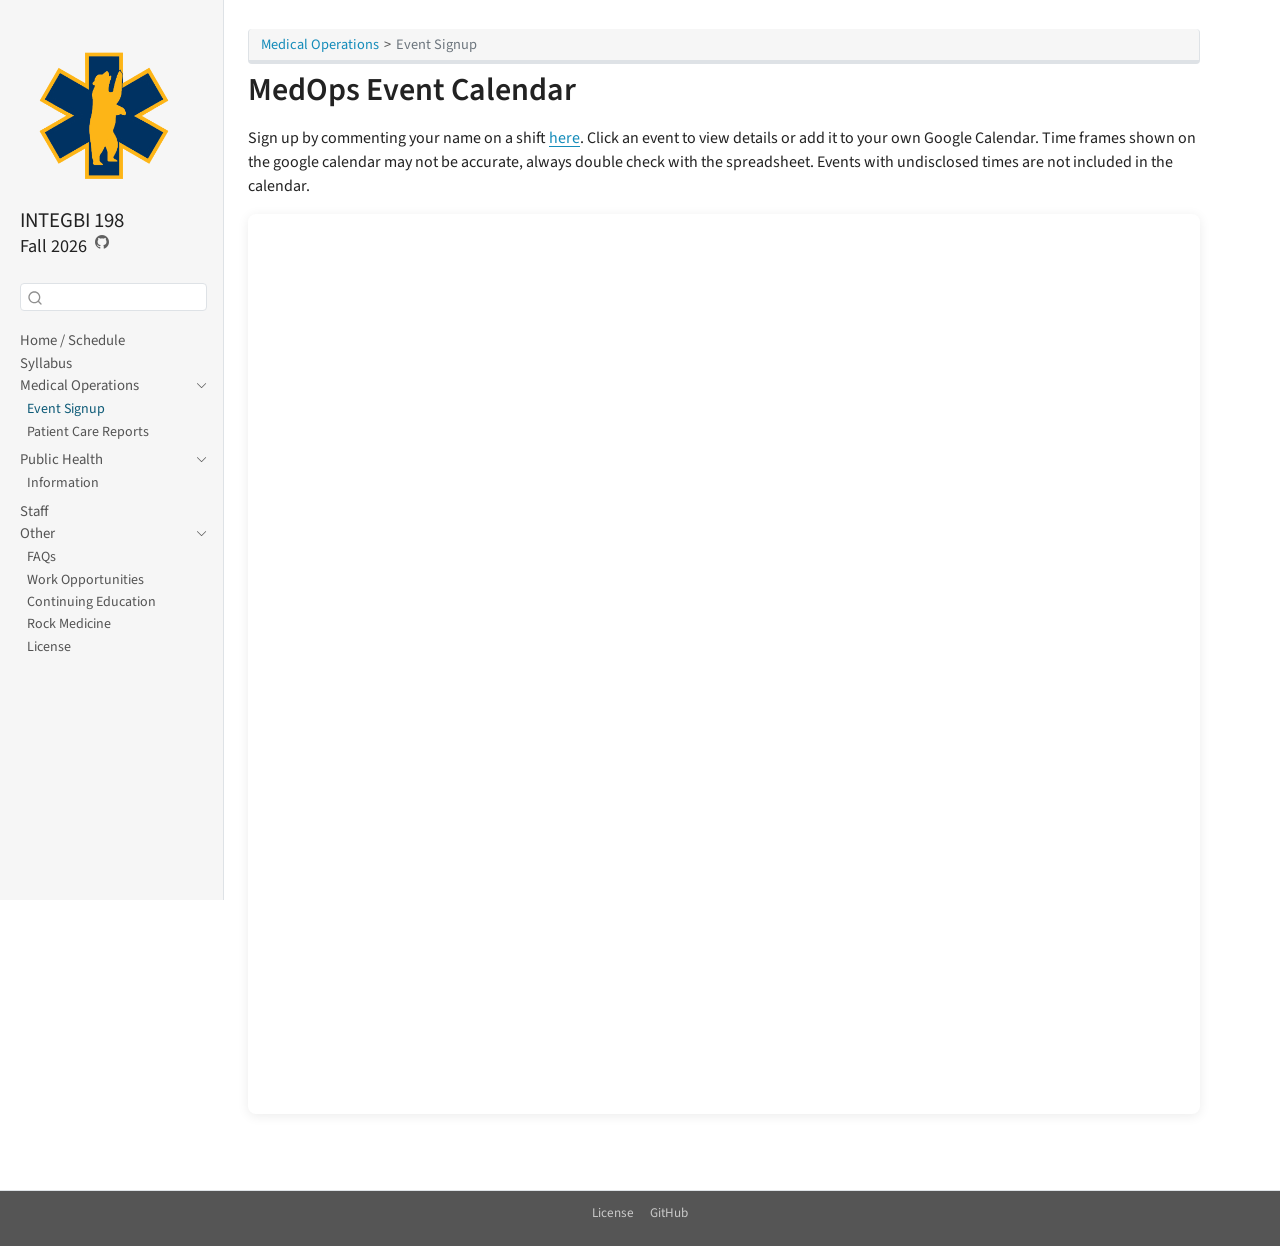
<file: medopsevents.html>
<!DOCTYPE html>
<html xmlns="http://www.w3.org/1999/xhtml" lang="en" xml:lang="en"><head>

<meta charset="utf-8">
<meta name="generator" content="quarto-1.9.38">

<meta name="viewport" content="width=device-width, initial-scale=1.0, user-scalable=yes">


<title>MedOps Event Calendar</title>
<style>
/* Default styles provided by pandoc.
** See https://pandoc.org/MANUAL.html#variables-for-html for config info.
*/
code{white-space: pre-wrap;}
span.smallcaps{font-variant: small-caps;}
div.columns{display: flex; gap: min(4vw, 1.5em);}
div.column{flex: auto; overflow-x: auto;}
div.hanging-indent{margin-left: 1.5em; text-indent: -1.5em;}
ul.task-list{list-style: none;}
ul.task-list li input[type="checkbox"] {
  width: 0.8em;
  margin: 0 0.8em 0.2em -1em; /* quarto-specific, see https://github.com/quarto-dev/quarto-cli/issues/4556 */ 
  vertical-align: middle;
}
</style>


<script src="site_libs/quarto-nav/quarto-nav.js"></script>
<script src="site_libs/quarto-nav/headroom.min.js"></script>
<script src="site_libs/clipboard/clipboard.min.js"></script>
<script src="site_libs/quarto-search/autocomplete.umd.js"></script>
<script src="site_libs/quarto-search/fuse.min.js"></script>
<script src="site_libs/quarto-search/quarto-search.js"></script>
<meta name="quarto:offset" content="./">
<link href="./assets/favicon.ico" rel="icon">
<script src="site_libs/quarto-html/quarto.js" type="module"></script>
<script src="site_libs/quarto-html/tabsets/tabsets.js" type="module"></script>
<script src="site_libs/quarto-html/popper.min.js"></script>
<script src="site_libs/quarto-html/tippy.umd.min.js"></script>
<script src="site_libs/quarto-html/anchor.min.js"></script>
<link href="site_libs/quarto-html/tippy.css" rel="stylesheet">
<link href="site_libs/quarto-html/quarto-syntax-highlighting-15634bcf2e68342d4ad2dfa704d543f6.css" rel="stylesheet" id="quarto-text-highlighting-styles">
<script src="site_libs/bootstrap/bootstrap.min.js"></script>
<link href="site_libs/bootstrap/bootstrap-icons.css" rel="stylesheet">
<link href="site_libs/bootstrap/bootstrap-359db4a8e19cfa2fc50050059bcbb3c5.min.css" rel="stylesheet" append-hash="true" id="quarto-bootstrap" data-mode="light">
<script id="quarto-search-options" type="application/json">{
  "location": "sidebar",
  "copy-button": false,
  "collapse-after": 3,
  "panel-placement": "start",
  "type": "textbox",
  "limit": 50,
  "keyboard-shortcut": [
    "f",
    "/",
    "s"
  ],
  "show-item-context": false,
  "language": {
    "search-no-results-text": "No results",
    "search-matching-documents-text": "matching documents",
    "search-copy-link-title": "Copy link to search",
    "search-hide-matches-text": "Hide additional matches",
    "search-more-match-text": "more match in this document",
    "search-more-matches-text": "more matches in this document",
    "search-clear-button-title": "Clear",
    "search-text-placeholder": "",
    "search-detached-cancel-button-title": "Cancel",
    "search-submit-button-title": "Submit",
    "search-label": "Search"
  }
}</script>


<link rel="stylesheet" href="assets/styles.css">
</head>

<body class="nav-sidebar docked fullcontent quarto-light">

<div id="quarto-search-results"></div>
  <header id="quarto-header" class="headroom fixed-top">
  <nav class="quarto-secondary-nav">
    <div class="container-fluid d-flex">
      <button type="button" class="quarto-btn-toggle btn" data-bs-toggle="collapse" role="button" data-bs-target=".quarto-sidebar-collapse-item" aria-controls="quarto-sidebar" aria-expanded="false" aria-label="Toggle sidebar navigation" onclick="if (window.quartoToggleHeadroom) { window.quartoToggleHeadroom(); }">
        <i class="bi bi-layout-text-sidebar-reverse"></i>
      </button>
        <nav class="quarto-page-breadcrumbs" aria-label="breadcrumb"><ol class="breadcrumb"><li class="breadcrumb-item"><a href="./medopsevents.html">Medical Operations</a></li><li class="breadcrumb-item"><a href="./medopsevents.html">Event Signup</a></li></ol></nav>
        <a class="flex-grow-1" role="navigation" data-bs-toggle="collapse" data-bs-target=".quarto-sidebar-collapse-item" aria-controls="quarto-sidebar" aria-expanded="false" aria-label="Toggle sidebar navigation" onclick="if (window.quartoToggleHeadroom) { window.quartoToggleHeadroom(); }">      
        </a>
      <button type="button" class="btn quarto-search-button" aria-label="Search" onclick="window.quartoOpenSearch();">
        <i class="bi bi-search"></i>
      </button>
    </div>
  </nav>
</header>
<!-- content -->
<div id="quarto-content" class="quarto-container page-columns page-rows-contents page-layout-article">
<!-- sidebar -->
  <nav id="quarto-sidebar" class="sidebar collapse collapse-horizontal quarto-sidebar-collapse-item sidebar-navigation docked overflow-auto">
    <div class="pt-lg-2 mt-2 text-left sidebar-header sidebar-header-stacked">
      <a href="./index.html" class="sidebar-logo-link">
      <img src="./assets/new_logo.png" alt="BMRC logo" class="sidebar-logo light-content py-0 d-lg-inline d-none">
      <img src="./assets/new_logo.png" alt="BMRC logo" class="sidebar-logo dark-content py-0 d-lg-inline d-none">
      </a>
    <div class="sidebar-title mb-0 py-0">
      <a href="./">INTEGBI 198 <br><small>Fall 2026</small></a> 
        <div class="sidebar-tools-main">
    <a href="https://github.com/berkeleymrc/fall-2026" title="" class="quarto-navigation-tool px-1" aria-label=""><i class="bi bi-github"></i></a>
</div>
    </div>
      </div>
        <div class="mt-2 flex-shrink-0 align-items-center">
        <div class="sidebar-search">
        <div id="quarto-search" class="" title="Search"></div>
        </div>
        </div>
    <div class="sidebar-menu-container"> 
    <ul class="list-unstyled mt-1">
        <li class="sidebar-item">
  <div class="sidebar-item-container"> 
  <a href="./index.html" class="sidebar-item-text sidebar-link">
 <span class="menu-text">Home / Schedule</span></a>
  </div>
</li>
        <li class="sidebar-item">
  <div class="sidebar-item-container"> 
  <a href="./syllabus.html" class="sidebar-item-text sidebar-link">
 <span class="menu-text">Syllabus</span></a>
  </div>
</li>
        <li class="sidebar-item sidebar-item-section">
      <div class="sidebar-item-container"> 
            <a class="sidebar-item-text sidebar-link text-start" data-bs-toggle="collapse" data-bs-target="#quarto-sidebar-section-1" role="navigation" aria-expanded="true">
 <span class="menu-text">Medical Operations</span></a>
          <a class="sidebar-item-toggle text-start" data-bs-toggle="collapse" data-bs-target="#quarto-sidebar-section-1" role="navigation" aria-expanded="true" aria-label="Toggle section">
            <i class="bi bi-chevron-right ms-2"></i>
          </a> 
      </div>
      <ul id="quarto-sidebar-section-1" class="collapse list-unstyled sidebar-section depth1 show">  
          <li class="sidebar-item">
  <div class="sidebar-item-container"> 
  <a href="./medopsevents.html" class="sidebar-item-text sidebar-link active">
 <span class="menu-text">Event Signup</span></a>
  </div>
</li>
          <li class="sidebar-item">
  <div class="sidebar-item-container"> 
  <a href="./pcrs.html" class="sidebar-item-text sidebar-link">
 <span class="menu-text">Patient Care Reports</span></a>
  </div>
</li>
      </ul>
  </li>
        <li class="sidebar-item sidebar-item-section">
      <div class="sidebar-item-container"> 
            <a class="sidebar-item-text sidebar-link text-start" data-bs-toggle="collapse" data-bs-target="#quarto-sidebar-section-2" role="navigation" aria-expanded="true">
 <span class="menu-text">Public Health</span></a>
          <a class="sidebar-item-toggle text-start" data-bs-toggle="collapse" data-bs-target="#quarto-sidebar-section-2" role="navigation" aria-expanded="true" aria-label="Toggle section">
            <i class="bi bi-chevron-right ms-2"></i>
          </a> 
      </div>
      <ul id="quarto-sidebar-section-2" class="collapse list-unstyled sidebar-section depth1 show">  
          <li class="sidebar-item">
  <div class="sidebar-item-container"> 
  <a href="./publichealthinfo.html" class="sidebar-item-text sidebar-link">
 <span class="menu-text">Information</span></a>
  </div>
</li>
      </ul>
  </li>
        <li class="sidebar-item">
  <div class="sidebar-item-container"> 
  <a href="./staff.html" class="sidebar-item-text sidebar-link">
 <span class="menu-text">Staff</span></a>
  </div>
</li>
        <li class="sidebar-item sidebar-item-section">
      <div class="sidebar-item-container"> 
            <a class="sidebar-item-text sidebar-link text-start" data-bs-toggle="collapse" data-bs-target="#quarto-sidebar-section-3" role="navigation" aria-expanded="true">
 <span class="menu-text">Other</span></a>
          <a class="sidebar-item-toggle text-start" data-bs-toggle="collapse" data-bs-target="#quarto-sidebar-section-3" role="navigation" aria-expanded="true" aria-label="Toggle section">
            <i class="bi bi-chevron-right ms-2"></i>
          </a> 
      </div>
      <ul id="quarto-sidebar-section-3" class="collapse list-unstyled sidebar-section depth1 show">  
          <li class="sidebar-item">
  <div class="sidebar-item-container"> 
  <a href="./faqs.html" class="sidebar-item-text sidebar-link">
 <span class="menu-text">FAQs</span></a>
  </div>
</li>
          <li class="sidebar-item">
  <div class="sidebar-item-container"> 
  <a href="./work.html" class="sidebar-item-text sidebar-link">
 <span class="menu-text">Work Opportunities</span></a>
  </div>
</li>
          <li class="sidebar-item">
  <div class="sidebar-item-container"> 
  <a href="./continuingeducation.html" class="sidebar-item-text sidebar-link">
 <span class="menu-text">Continuing Education</span></a>
  </div>
</li>
          <li class="sidebar-item">
  <div class="sidebar-item-container"> 
  <a href="./rockmed.html" class="sidebar-item-text sidebar-link">
 <span class="menu-text">Rock Medicine</span></a>
  </div>
</li>
          <li class="sidebar-item">
  <div class="sidebar-item-container"> 
  <a href="./license.html" class="sidebar-item-text sidebar-link">
 <span class="menu-text">License</span></a>
  </div>
</li>
      </ul>
  </li>
    </ul>
    </div>
</nav>
<div id="quarto-sidebar-glass" class="quarto-sidebar-collapse-item" data-bs-toggle="collapse" data-bs-target=".quarto-sidebar-collapse-item"></div>
<!-- margin-sidebar -->
    
<!-- main -->
<main class="content" id="quarto-document-content">

<header id="title-block-header" class="quarto-title-block default"><nav class="quarto-page-breadcrumbs quarto-title-breadcrumbs d-none d-lg-block" aria-label="breadcrumb"><ol class="breadcrumb"><li class="breadcrumb-item"><a href="./medopsevents.html">Medical Operations</a></li><li class="breadcrumb-item"><a href="./medopsevents.html">Event Signup</a></li></ol></nav>
<div class="quarto-title">
<h1 class="title">MedOps Event Calendar</h1>
</div>



<div class="quarto-title-meta">

    
  
    
  </div>
  


</header>


<p>Sign up by commenting your name on a shift <a href="https://docs.google.com/spreadsheets/d/1ZJDVw3wToMUxkadhojNSRgP_Z3Q27750Q8lPvPOyfQQ/edit?usp=drivesdk">here</a>. Click an event to view details or add it to your own Google Calendar. Time frames shown on the google calendar may not be accurate, always double check with the spreadsheet. Events with undisclosed times are not included in the calendar.</p>
<div class="calendar-embed large">
<p><iframe src="https://calendar.google.com/calendar/embed?src=c_39024d4a6fcdd79dd21f17a9b3d9368b00489d102b07c044dba49d643d7aee0e%40group.calendar.google.com&amp;ctz=America%2FLos_Angeles" style="border:0" frameborder="0" height="8000" width="8000" scrolling="no" allowfullscreen="" aria-label="MedOps Event Signup Calendar"> </iframe></p>
</div>



</main> <!-- /main -->
<!-- Google tag (gtag.js) -->
<script async="" src="https://www.googletagmanager.com/gtag/js?id=G-GJ80ZEKEDY"></script>
<script>
  window.dataLayer = window.dataLayer || [];
  function gtag(){dataLayer.push(arguments);}
  gtag('js', new Date());

  gtag('config', 'G-GJ80ZEKEDY');
</script>
<script id="quarto-html-after-body" type="application/javascript">
  window.document.addEventListener("DOMContentLoaded", function (event) {
    const icon = "";
    const anchorJS = new window.AnchorJS();
    anchorJS.options = {
      placement: 'right',
      icon: icon
    };
    anchorJS.add('.anchored');
    const isCodeAnnotation = (el) => {
      for (const clz of el.classList) {
        if (clz.startsWith('code-annotation-')) {                     
          return true;
        }
      }
      return false;
    }
    const onCopySuccess = function(e) {
      // button target
      const button = e.trigger;
      // don't keep focus
      button.blur();
      // flash "checked"
      button.classList.add('code-copy-button-checked');
      var currentTitle = button.getAttribute("title");
      button.setAttribute("title", "Copied!");
      let tooltip;
      if (window.bootstrap) {
        button.setAttribute("data-bs-toggle", "tooltip");
        button.setAttribute("data-bs-placement", "left");
        button.setAttribute("data-bs-title", "Copied!");
        tooltip = new bootstrap.Tooltip(button, 
          { trigger: "manual", 
            customClass: "code-copy-button-tooltip",
            offset: [0, -8]});
        tooltip.show();    
      }
      setTimeout(function() {
        if (tooltip) {
          tooltip.hide();
          button.removeAttribute("data-bs-title");
          button.removeAttribute("data-bs-toggle");
          button.removeAttribute("data-bs-placement");
        }
        button.setAttribute("title", currentTitle);
        button.classList.remove('code-copy-button-checked');
      }, 1000);
      // clear code selection
      e.clearSelection();
    }
    const getTextToCopy = function(trigger) {
      const outerScaffold = trigger.parentElement.cloneNode(true);
      const codeEl = outerScaffold.querySelector('code');
      for (const childEl of codeEl.children) {
        if (isCodeAnnotation(childEl)) {
          childEl.remove();
        }
      }
      return codeEl.innerText;
    }
    const clipboard = new window.ClipboardJS('.code-copy-button:not([data-in-quarto-modal])', {
      text: getTextToCopy
    });
    clipboard.on('success', onCopySuccess);
    if (window.document.getElementById('quarto-embedded-source-code-modal')) {
      const clipboardModal = new window.ClipboardJS('.code-copy-button[data-in-quarto-modal]', {
        text: getTextToCopy,
        container: window.document.getElementById('quarto-embedded-source-code-modal')
      });
      clipboardModal.on('success', onCopySuccess);
    }
      var localhostRegex = new RegExp(/^(?:http|https):\/\/localhost\:?[0-9]*\//);
      var mailtoRegex = new RegExp(/^mailto:/);
        var filterRegex = new RegExp('/' + window.location.host + '/');
      var isInternal = (href) => {
          return filterRegex.test(href) || localhostRegex.test(href) || mailtoRegex.test(href);
      }
      // Inspect non-navigation links and adorn them if external
     var links = window.document.querySelectorAll('a[href]:not(.nav-link):not(.navbar-brand):not(.toc-action):not(.sidebar-link):not(.sidebar-item-toggle):not(.pagination-link):not(.no-external):not([aria-hidden]):not(.dropdown-item):not(.quarto-navigation-tool):not(.about-link)');
      for (var i=0; i<links.length; i++) {
        const link = links[i];
        if (!isInternal(link.href)) {
          // undo the damage that might have been done by quarto-nav.js in the case of
          // links that we want to consider external
          if (link.dataset.originalHref !== undefined) {
            link.href = link.dataset.originalHref;
          }
        }
      }
    function tippyHover(el, contentFn, onTriggerFn, onUntriggerFn) {
      const config = {
        allowHTML: true,
        maxWidth: 500,
        delay: 100,
        arrow: false,
        appendTo: function(el) {
            return el.parentElement;
        },
        interactive: true,
        interactiveBorder: 10,
        theme: 'quarto',
        placement: 'bottom-start',
      };
      if (contentFn) {
        config.content = contentFn;
      }
      if (onTriggerFn) {
        config.onTrigger = onTriggerFn;
      }
      if (onUntriggerFn) {
        config.onUntrigger = onUntriggerFn;
      }
      window.tippy(el, config); 
    }
    const noterefs = window.document.querySelectorAll('a[role="doc-noteref"]');
    for (var i=0; i<noterefs.length; i++) {
      const ref = noterefs[i];
      tippyHover(ref, function() {
        // use id or data attribute instead here
        let href = ref.getAttribute('data-footnote-href') || ref.getAttribute('href');
        try { href = new URL(href).hash; } catch {}
        const id = href.replace(/^#\/?/, "");
        const note = window.document.getElementById(id);
        if (note) {
          return note.innerHTML;
        } else {
          return "";
        }
      });
    }
    const xrefs = window.document.querySelectorAll('a.quarto-xref');
    const processXRef = (id, note) => {
      // Strip column container classes
      const stripColumnClz = (el) => {
        el.classList.remove("page-full", "page-columns");
        if (el.children) {
          for (const child of el.children) {
            stripColumnClz(child);
          }
        }
      }
      stripColumnClz(note)
      if (id === null || id.startsWith('sec-')) {
        // Special case sections, only their first couple elements
        const container = document.createElement("div");
        if (note.children && note.children.length > 2) {
          container.appendChild(note.children[0].cloneNode(true));
          for (let i = 1; i < note.children.length; i++) {
            const child = note.children[i];
            if (child.tagName === "P" && child.innerText === "") {
              continue;
            } else {
              container.appendChild(child.cloneNode(true));
              break;
            }
          }
          if (window.Quarto?.typesetMath) {
            window.Quarto.typesetMath(container);
          }
          return container.innerHTML
        } else {
          if (window.Quarto?.typesetMath) {
            window.Quarto.typesetMath(note);
          }
          return note.innerHTML;
        }
      } else {
        // Remove any anchor links if they are present
        const anchorLink = note.querySelector('a.anchorjs-link');
        if (anchorLink) {
          anchorLink.remove();
        }
        if (window.Quarto?.typesetMath) {
          window.Quarto.typesetMath(note);
        }
        if (note.classList.contains("callout")) {
          return note.outerHTML;
        } else {
          return note.innerHTML;
        }
      }
    }
    for (var i=0; i<xrefs.length; i++) {
      const xref = xrefs[i];
      tippyHover(xref, undefined, function(instance) {
        instance.disable();
        let url = xref.getAttribute('href');
        let hash = undefined; 
        if (url.startsWith('#')) {
          hash = url;
        } else {
          try { hash = new URL(url).hash; } catch {}
        }
        if (hash) {
          const id = hash.replace(/^#\/?/, "");
          const note = window.document.getElementById(id);
          if (note !== null) {
            try {
              const html = processXRef(id, note.cloneNode(true));
              instance.setContent(html);
            } finally {
              instance.enable();
              instance.show();
            }
          } else {
            // See if we can fetch this
            fetch(url.split('#')[0])
            .then(res => res.text())
            .then(html => {
              const parser = new DOMParser();
              const htmlDoc = parser.parseFromString(html, "text/html");
              const note = htmlDoc.getElementById(id);
              if (note !== null) {
                const html = processXRef(id, note);
                instance.setContent(html);
              } 
            }).finally(() => {
              instance.enable();
              instance.show();
            });
          }
        } else {
          // See if we can fetch a full url (with no hash to target)
          // This is a special case and we should probably do some content thinning / targeting
          fetch(url)
          .then(res => res.text())
          .then(html => {
            const parser = new DOMParser();
            const htmlDoc = parser.parseFromString(html, "text/html");
            const note = htmlDoc.querySelector('main.content');
            if (note !== null) {
              // This should only happen for chapter cross references
              // (since there is no id in the URL)
              // remove the first header
              if (note.children.length > 0 && note.children[0].tagName === "HEADER") {
                note.children[0].remove();
              }
              const html = processXRef(null, note);
              instance.setContent(html);
            } 
          }).finally(() => {
            instance.enable();
            instance.show();
          });
        }
      }, function(instance) {
      });
    }
        let selectedAnnoteEl;
        const selectorForAnnotation = ( cell, annotation) => {
          let cellAttr = 'data-code-cell="' + cell + '"';
          let lineAttr = 'data-code-annotation="' +  annotation + '"';
          const selector = 'span[' + cellAttr + '][' + lineAttr + ']';
          return selector;
        }
        const selectCodeLines = (annoteEl) => {
          const doc = window.document;
          const targetCell = annoteEl.getAttribute("data-target-cell");
          const targetAnnotation = annoteEl.getAttribute("data-target-annotation");
          const annoteSpan = window.document.querySelector(selectorForAnnotation(targetCell, targetAnnotation));
          const lines = annoteSpan.getAttribute("data-code-lines").split(",");
          const lineIds = lines.map((line) => {
            return targetCell + "-" + line;
          })
          let top = null;
          let height = null;
          let parent = null;
          if (lineIds.length > 0) {
              //compute the position of the single el (top and bottom and make a div)
              const el = window.document.getElementById(lineIds[0]);
              top = el.offsetTop;
              height = el.offsetHeight;
              parent = el.parentElement.parentElement;
            if (lineIds.length > 1) {
              const lastEl = window.document.getElementById(lineIds[lineIds.length - 1]);
              const bottom = lastEl.offsetTop + lastEl.offsetHeight;
              height = bottom - top;
            }
            if (top !== null && height !== null && parent !== null) {
              // cook up a div (if necessary) and position it 
              let div = window.document.getElementById("code-annotation-line-highlight");
              if (div === null) {
                div = window.document.createElement("div");
                div.setAttribute("id", "code-annotation-line-highlight");
                div.style.position = 'absolute';
                parent.appendChild(div);
              }
              div.style.top = top - 2 + "px";
              div.style.height = height + 4 + "px";
              div.style.left = 0;
              let gutterDiv = window.document.getElementById("code-annotation-line-highlight-gutter");
              if (gutterDiv === null) {
                gutterDiv = window.document.createElement("div");
                gutterDiv.setAttribute("id", "code-annotation-line-highlight-gutter");
                gutterDiv.style.position = 'absolute';
                const codeCell = window.document.getElementById(targetCell);
                const gutter = codeCell.querySelector('.code-annotation-gutter');
                gutter.appendChild(gutterDiv);
              }
              gutterDiv.style.top = top - 2 + "px";
              gutterDiv.style.height = height + 4 + "px";
            }
            selectedAnnoteEl = annoteEl;
          }
        };
        const unselectCodeLines = () => {
          const elementsIds = ["code-annotation-line-highlight", "code-annotation-line-highlight-gutter"];
          elementsIds.forEach((elId) => {
            const div = window.document.getElementById(elId);
            if (div) {
              div.remove();
            }
          });
          selectedAnnoteEl = undefined;
        };
          // Handle positioning of the toggle
      window.addEventListener(
        "resize",
        throttle(() => {
          elRect = undefined;
          if (selectedAnnoteEl) {
            selectCodeLines(selectedAnnoteEl);
          }
        }, 10)
      );
      function throttle(fn, ms) {
      let throttle = false;
      let timer;
        return (...args) => {
          if(!throttle) { // first call gets through
              fn.apply(this, args);
              throttle = true;
          } else { // all the others get throttled
              if(timer) clearTimeout(timer); // cancel #2
              timer = setTimeout(() => {
                fn.apply(this, args);
                timer = throttle = false;
              }, ms);
          }
        };
      }
        // Attach click handler to the DT
        const annoteDls = window.document.querySelectorAll('dt[data-target-cell]');
        for (const annoteDlNode of annoteDls) {
          annoteDlNode.addEventListener('click', (event) => {
            const clickedEl = event.target;
            if (clickedEl !== selectedAnnoteEl) {
              unselectCodeLines();
              const activeEl = window.document.querySelector('dt[data-target-cell].code-annotation-active');
              if (activeEl) {
                activeEl.classList.remove('code-annotation-active');
              }
              selectCodeLines(clickedEl);
              clickedEl.classList.add('code-annotation-active');
            } else {
              // Unselect the line
              unselectCodeLines();
              clickedEl.classList.remove('code-annotation-active');
            }
          });
        }
    const findCites = (el) => {
      const parentEl = el.parentElement;
      if (parentEl) {
        const cites = parentEl.dataset.cites;
        if (cites) {
          return {
            el,
            cites: cites.split(' ')
          };
        } else {
          return findCites(el.parentElement)
        }
      } else {
        return undefined;
      }
    };
    var bibliorefs = window.document.querySelectorAll('a[role="doc-biblioref"]');
    for (var i=0; i<bibliorefs.length; i++) {
      const ref = bibliorefs[i];
      const citeInfo = findCites(ref);
      if (citeInfo) {
        tippyHover(citeInfo.el, function() {
          var popup = window.document.createElement('div');
          citeInfo.cites.forEach(function(cite) {
            var citeDiv = window.document.createElement('div');
            citeDiv.classList.add('hanging-indent');
            citeDiv.classList.add('csl-entry');
            var biblioDiv = window.document.getElementById('ref-' + cite);
            if (biblioDiv) {
              citeDiv.innerHTML = biblioDiv.innerHTML;
            }
            popup.appendChild(citeDiv);
          });
          return popup.innerHTML;
        });
      }
    }
  });
  </script>
</div> <!-- /content -->
<footer class="footer">
  <div class="nav-footer">
    <div class="nav-footer-left">
      &nbsp;
    </div>   
    <div class="nav-footer-center">
      <ul class="footer-items list-unstyled">
    <li class="nav-item">
    <a class="nav-link active" href="./license.html" aria-current="page">
<p>License</p>
</a>
  </li>  
    <li class="nav-item">
    <a class="nav-link" href="https://github.com/berkeleymrc/fall-2026">
<p>GitHub</p>
</a>
  </li>  
</ul>
    </div>
    <div class="nav-footer-right">
      &nbsp;
    </div>
  </div>
</footer>




</body></html>
</file>
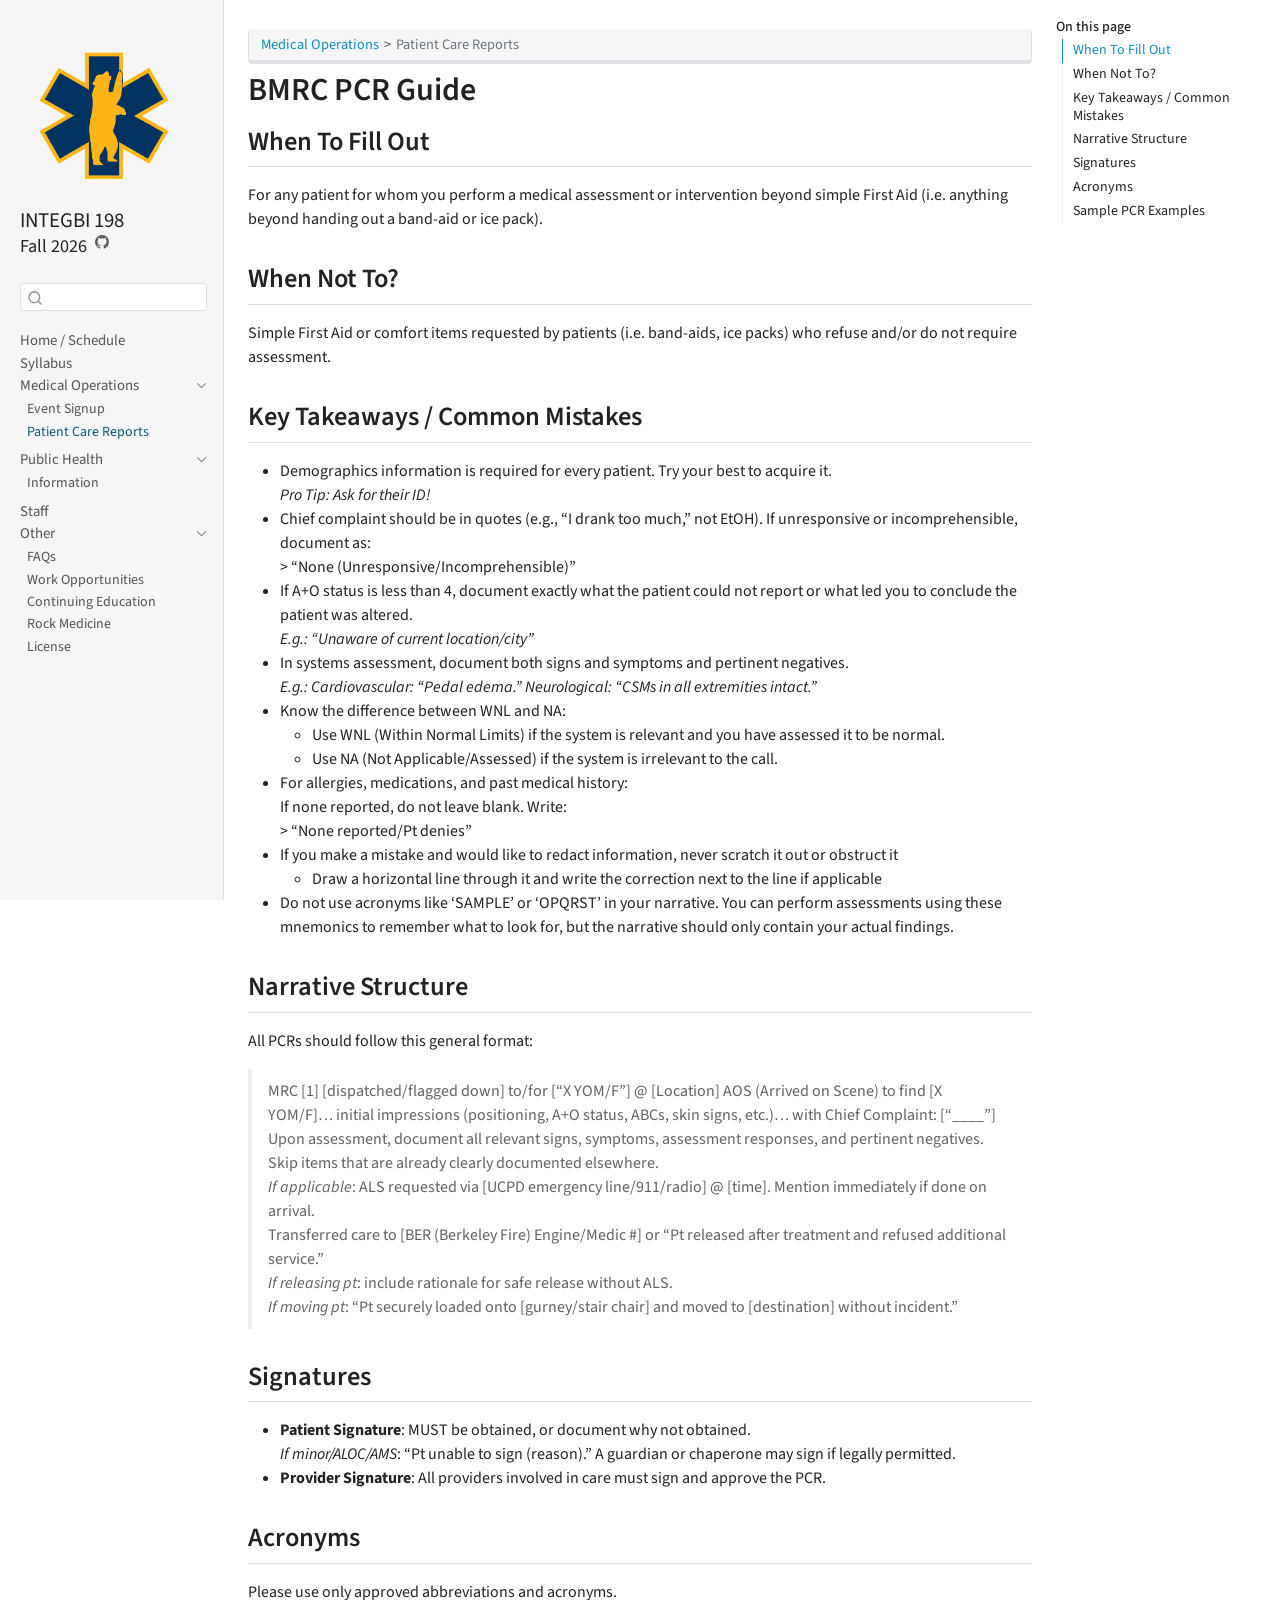
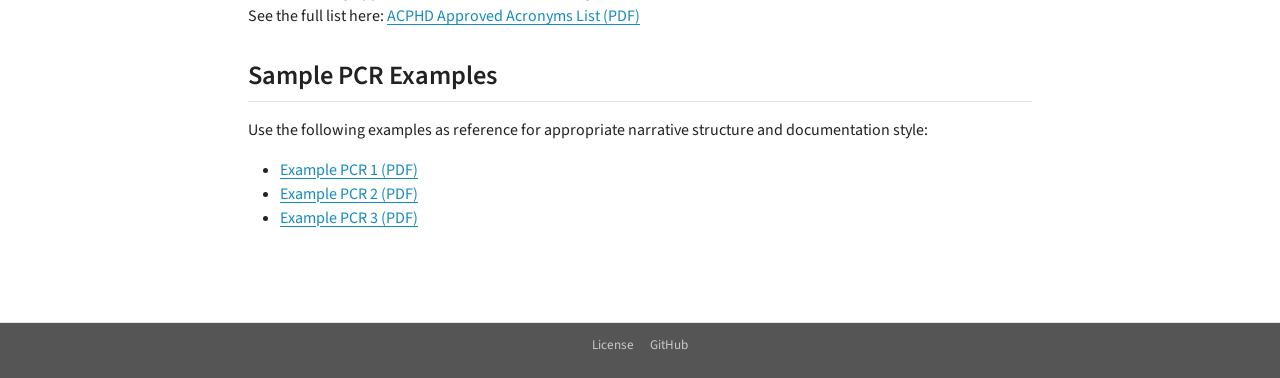
<file: pcrs.html>
<!DOCTYPE html>
<html xmlns="http://www.w3.org/1999/xhtml" lang="en" xml:lang="en"><head>

<meta charset="utf-8">
<meta name="generator" content="quarto-1.9.38">

<meta name="viewport" content="width=device-width, initial-scale=1.0, user-scalable=yes">


<title>BMRC PCR Guide</title>
<style>
/* Default styles provided by pandoc.
** See https://pandoc.org/MANUAL.html#variables-for-html for config info.
*/
code{white-space: pre-wrap;}
span.smallcaps{font-variant: small-caps;}
div.columns{display: flex; gap: min(4vw, 1.5em);}
div.column{flex: auto; overflow-x: auto;}
div.hanging-indent{margin-left: 1.5em; text-indent: -1.5em;}
ul.task-list{list-style: none;}
ul.task-list li input[type="checkbox"] {
  width: 0.8em;
  margin: 0 0.8em 0.2em -1em; /* quarto-specific, see https://github.com/quarto-dev/quarto-cli/issues/4556 */ 
  vertical-align: middle;
}
</style>


<script src="site_libs/quarto-nav/quarto-nav.js"></script>
<script src="site_libs/quarto-nav/headroom.min.js"></script>
<script src="site_libs/clipboard/clipboard.min.js"></script>
<script src="site_libs/quarto-search/autocomplete.umd.js"></script>
<script src="site_libs/quarto-search/fuse.min.js"></script>
<script src="site_libs/quarto-search/quarto-search.js"></script>
<meta name="quarto:offset" content="./">
<link href="./assets/favicon.ico" rel="icon">
<script src="site_libs/quarto-html/quarto.js" type="module"></script>
<script src="site_libs/quarto-html/tabsets/tabsets.js" type="module"></script>
<script src="site_libs/quarto-html/popper.min.js"></script>
<script src="site_libs/quarto-html/tippy.umd.min.js"></script>
<script src="site_libs/quarto-html/anchor.min.js"></script>
<link href="site_libs/quarto-html/tippy.css" rel="stylesheet">
<link href="site_libs/quarto-html/quarto-syntax-highlighting-15634bcf2e68342d4ad2dfa704d543f6.css" rel="stylesheet" id="quarto-text-highlighting-styles">
<script src="site_libs/bootstrap/bootstrap.min.js"></script>
<link href="site_libs/bootstrap/bootstrap-icons.css" rel="stylesheet">
<link href="site_libs/bootstrap/bootstrap-359db4a8e19cfa2fc50050059bcbb3c5.min.css" rel="stylesheet" append-hash="true" id="quarto-bootstrap" data-mode="light">
<script id="quarto-search-options" type="application/json">{
  "location": "sidebar",
  "copy-button": false,
  "collapse-after": 3,
  "panel-placement": "start",
  "type": "textbox",
  "limit": 50,
  "keyboard-shortcut": [
    "f",
    "/",
    "s"
  ],
  "show-item-context": false,
  "language": {
    "search-no-results-text": "No results",
    "search-matching-documents-text": "matching documents",
    "search-copy-link-title": "Copy link to search",
    "search-hide-matches-text": "Hide additional matches",
    "search-more-match-text": "more match in this document",
    "search-more-matches-text": "more matches in this document",
    "search-clear-button-title": "Clear",
    "search-text-placeholder": "",
    "search-detached-cancel-button-title": "Cancel",
    "search-submit-button-title": "Submit",
    "search-label": "Search"
  }
}</script>


<link rel="stylesheet" href="assets/styles.css">
</head>

<body class="nav-sidebar docked quarto-light">

<div id="quarto-search-results"></div>
  <header id="quarto-header" class="headroom fixed-top">
  <nav class="quarto-secondary-nav">
    <div class="container-fluid d-flex">
      <button type="button" class="quarto-btn-toggle btn" data-bs-toggle="collapse" role="button" data-bs-target=".quarto-sidebar-collapse-item" aria-controls="quarto-sidebar" aria-expanded="false" aria-label="Toggle sidebar navigation" onclick="if (window.quartoToggleHeadroom) { window.quartoToggleHeadroom(); }">
        <i class="bi bi-layout-text-sidebar-reverse"></i>
      </button>
        <nav class="quarto-page-breadcrumbs" aria-label="breadcrumb"><ol class="breadcrumb"><li class="breadcrumb-item"><a href="./medopsevents.html">Medical Operations</a></li><li class="breadcrumb-item"><a href="./pcrs.html">Patient Care Reports</a></li></ol></nav>
        <a class="flex-grow-1" role="navigation" data-bs-toggle="collapse" data-bs-target=".quarto-sidebar-collapse-item" aria-controls="quarto-sidebar" aria-expanded="false" aria-label="Toggle sidebar navigation" onclick="if (window.quartoToggleHeadroom) { window.quartoToggleHeadroom(); }">      
        </a>
      <button type="button" class="btn quarto-search-button" aria-label="Search" onclick="window.quartoOpenSearch();">
        <i class="bi bi-search"></i>
      </button>
    </div>
  </nav>
</header>
<!-- content -->
<div id="quarto-content" class="quarto-container page-columns page-rows-contents page-layout-article">
<!-- sidebar -->
  <nav id="quarto-sidebar" class="sidebar collapse collapse-horizontal quarto-sidebar-collapse-item sidebar-navigation docked overflow-auto">
    <div class="pt-lg-2 mt-2 text-left sidebar-header sidebar-header-stacked">
      <a href="./index.html" class="sidebar-logo-link">
      <img src="./assets/new_logo.png" alt="BMRC logo" class="sidebar-logo light-content py-0 d-lg-inline d-none">
      <img src="./assets/new_logo.png" alt="BMRC logo" class="sidebar-logo dark-content py-0 d-lg-inline d-none">
      </a>
    <div class="sidebar-title mb-0 py-0">
      <a href="./">INTEGBI 198 <br><small>Fall 2026</small></a> 
        <div class="sidebar-tools-main">
    <a href="https://github.com/berkeleymrc/fall-2026" title="" class="quarto-navigation-tool px-1" aria-label=""><i class="bi bi-github"></i></a>
</div>
    </div>
      </div>
        <div class="mt-2 flex-shrink-0 align-items-center">
        <div class="sidebar-search">
        <div id="quarto-search" class="" title="Search"></div>
        </div>
        </div>
    <div class="sidebar-menu-container"> 
    <ul class="list-unstyled mt-1">
        <li class="sidebar-item">
  <div class="sidebar-item-container"> 
  <a href="./index.html" class="sidebar-item-text sidebar-link">
 <span class="menu-text">Home / Schedule</span></a>
  </div>
</li>
        <li class="sidebar-item">
  <div class="sidebar-item-container"> 
  <a href="./syllabus.html" class="sidebar-item-text sidebar-link">
 <span class="menu-text">Syllabus</span></a>
  </div>
</li>
        <li class="sidebar-item sidebar-item-section">
      <div class="sidebar-item-container"> 
            <a class="sidebar-item-text sidebar-link text-start" data-bs-toggle="collapse" data-bs-target="#quarto-sidebar-section-1" role="navigation" aria-expanded="true">
 <span class="menu-text">Medical Operations</span></a>
          <a class="sidebar-item-toggle text-start" data-bs-toggle="collapse" data-bs-target="#quarto-sidebar-section-1" role="navigation" aria-expanded="true" aria-label="Toggle section">
            <i class="bi bi-chevron-right ms-2"></i>
          </a> 
      </div>
      <ul id="quarto-sidebar-section-1" class="collapse list-unstyled sidebar-section depth1 show">  
          <li class="sidebar-item">
  <div class="sidebar-item-container"> 
  <a href="./medopsevents.html" class="sidebar-item-text sidebar-link">
 <span class="menu-text">Event Signup</span></a>
  </div>
</li>
          <li class="sidebar-item">
  <div class="sidebar-item-container"> 
  <a href="./pcrs.html" class="sidebar-item-text sidebar-link active">
 <span class="menu-text">Patient Care Reports</span></a>
  </div>
</li>
      </ul>
  </li>
        <li class="sidebar-item sidebar-item-section">
      <div class="sidebar-item-container"> 
            <a class="sidebar-item-text sidebar-link text-start" data-bs-toggle="collapse" data-bs-target="#quarto-sidebar-section-2" role="navigation" aria-expanded="true">
 <span class="menu-text">Public Health</span></a>
          <a class="sidebar-item-toggle text-start" data-bs-toggle="collapse" data-bs-target="#quarto-sidebar-section-2" role="navigation" aria-expanded="true" aria-label="Toggle section">
            <i class="bi bi-chevron-right ms-2"></i>
          </a> 
      </div>
      <ul id="quarto-sidebar-section-2" class="collapse list-unstyled sidebar-section depth1 show">  
          <li class="sidebar-item">
  <div class="sidebar-item-container"> 
  <a href="./publichealthinfo.html" class="sidebar-item-text sidebar-link">
 <span class="menu-text">Information</span></a>
  </div>
</li>
      </ul>
  </li>
        <li class="sidebar-item">
  <div class="sidebar-item-container"> 
  <a href="./staff.html" class="sidebar-item-text sidebar-link">
 <span class="menu-text">Staff</span></a>
  </div>
</li>
        <li class="sidebar-item sidebar-item-section">
      <div class="sidebar-item-container"> 
            <a class="sidebar-item-text sidebar-link text-start" data-bs-toggle="collapse" data-bs-target="#quarto-sidebar-section-3" role="navigation" aria-expanded="true">
 <span class="menu-text">Other</span></a>
          <a class="sidebar-item-toggle text-start" data-bs-toggle="collapse" data-bs-target="#quarto-sidebar-section-3" role="navigation" aria-expanded="true" aria-label="Toggle section">
            <i class="bi bi-chevron-right ms-2"></i>
          </a> 
      </div>
      <ul id="quarto-sidebar-section-3" class="collapse list-unstyled sidebar-section depth1 show">  
          <li class="sidebar-item">
  <div class="sidebar-item-container"> 
  <a href="./faqs.html" class="sidebar-item-text sidebar-link">
 <span class="menu-text">FAQs</span></a>
  </div>
</li>
          <li class="sidebar-item">
  <div class="sidebar-item-container"> 
  <a href="./work.html" class="sidebar-item-text sidebar-link">
 <span class="menu-text">Work Opportunities</span></a>
  </div>
</li>
          <li class="sidebar-item">
  <div class="sidebar-item-container"> 
  <a href="./continuingeducation.html" class="sidebar-item-text sidebar-link">
 <span class="menu-text">Continuing Education</span></a>
  </div>
</li>
          <li class="sidebar-item">
  <div class="sidebar-item-container"> 
  <a href="./rockmed.html" class="sidebar-item-text sidebar-link">
 <span class="menu-text">Rock Medicine</span></a>
  </div>
</li>
          <li class="sidebar-item">
  <div class="sidebar-item-container"> 
  <a href="./license.html" class="sidebar-item-text sidebar-link">
 <span class="menu-text">License</span></a>
  </div>
</li>
      </ul>
  </li>
    </ul>
    </div>
</nav>
<div id="quarto-sidebar-glass" class="quarto-sidebar-collapse-item" data-bs-toggle="collapse" data-bs-target=".quarto-sidebar-collapse-item"></div>
<!-- margin-sidebar -->
    <div id="quarto-margin-sidebar" class="sidebar margin-sidebar">
        <nav id="TOC" role="doc-toc" class="toc-active">
    <h2 id="toc-title">On this page</h2>
   
  <ul>
  <li><a href="#when-to-fill-out" id="toc-when-to-fill-out" class="nav-link active" data-scroll-target="#when-to-fill-out">When To Fill Out</a></li>
  <li><a href="#when-not-to" id="toc-when-not-to" class="nav-link" data-scroll-target="#when-not-to">When Not To?</a></li>
  <li><a href="#key-takeaways-common-mistakes" id="toc-key-takeaways-common-mistakes" class="nav-link" data-scroll-target="#key-takeaways-common-mistakes">Key Takeaways / Common Mistakes</a></li>
  <li><a href="#narrative-structure" id="toc-narrative-structure" class="nav-link" data-scroll-target="#narrative-structure">Narrative Structure</a></li>
  <li><a href="#signatures" id="toc-signatures" class="nav-link" data-scroll-target="#signatures">Signatures</a></li>
  <li><a href="#acronyms" id="toc-acronyms" class="nav-link" data-scroll-target="#acronyms">Acronyms</a></li>
  <li><a href="#sample-pcr-examples" id="toc-sample-pcr-examples" class="nav-link" data-scroll-target="#sample-pcr-examples">Sample PCR Examples</a></li>
  </ul>
</nav>
    </div>
<!-- main -->
<main class="content" id="quarto-document-content">

<header id="title-block-header" class="quarto-title-block default"><nav class="quarto-page-breadcrumbs quarto-title-breadcrumbs d-none d-lg-block" aria-label="breadcrumb"><ol class="breadcrumb"><li class="breadcrumb-item"><a href="./medopsevents.html">Medical Operations</a></li><li class="breadcrumb-item"><a href="./pcrs.html">Patient Care Reports</a></li></ol></nav>
<div class="quarto-title">
<h1 class="title">BMRC PCR Guide</h1>
</div>



<div class="quarto-title-meta">

    
  
    
  </div>
  


</header>


<section id="when-to-fill-out" class="level2">
<h2 class="anchored" data-anchor-id="when-to-fill-out">When To Fill Out</h2>
<p>For any patient for whom you perform a medical assessment or intervention beyond simple First Aid (i.e.&nbsp;anything beyond handing out a band-aid or ice pack).</p>
</section>
<section id="when-not-to" class="level2">
<h2 class="anchored" data-anchor-id="when-not-to">When Not To?</h2>
<p>Simple First Aid or comfort items requested by patients (i.e.&nbsp;band-aids, ice packs) who refuse and/or do not require assessment.</p>
</section>
<section id="key-takeaways-common-mistakes" class="level2">
<h2 class="anchored" data-anchor-id="key-takeaways-common-mistakes">Key Takeaways / Common Mistakes</h2>
<ul>
<li>Demographics information is required for every patient. Try your best to acquire it.<br>
<em>Pro Tip: Ask for their ID!</em></li>
<li>Chief complaint should be in quotes (e.g., “I drank too much,” not EtOH). If unresponsive or incomprehensible, document as:<br>
&gt; “None (Unresponsive/Incomprehensible)”</li>
<li>If A+O status is less than 4, document exactly what the patient could not report or what led you to conclude the patient was altered.<br>
<em>E.g.: “Unaware of current location/city”</em></li>
<li>In systems assessment, document both signs and symptoms and pertinent negatives.<br>
<em>E.g.: Cardiovascular: “Pedal edema.” Neurological: “CSMs in all extremities intact.”</em></li>
<li>Know the difference between WNL and NA:
<ul>
<li>Use WNL (Within Normal Limits) if the system is relevant and you have assessed it to be normal.<br>
</li>
<li>Use NA (Not Applicable/Assessed) if the system is irrelevant to the call.</li>
</ul></li>
<li>For allergies, medications, and past medical history:<br>
If none reported, do not leave blank. Write:<br>
&gt; “None reported/Pt denies”</li>
<li>If you make a mistake and would like to redact information, never scratch it out or obstruct it
<ul>
<li>Draw a horizontal line through it and write the correction next to the line if applicable</li>
</ul></li>
<li>Do not use acronyms like ‘SAMPLE’ or ‘OPQRST’ in your narrative. You can perform assessments using these mnemonics to remember what to look for, but the narrative should only contain your actual findings.</li>
</ul>
</section>
<section id="narrative-structure" class="level2">
<h2 class="anchored" data-anchor-id="narrative-structure">Narrative Structure</h2>
<p>All PCRs should follow this general format:</p>
<blockquote class="blockquote">
<p>MRC [1] [dispatched/flagged down] to/for [“X YOM/F”] @ [Location] AOS (Arrived on Scene) to find [X YOM/F]… initial impressions (positioning, A+O status, ABCs, skin signs, etc.)… with Chief Complaint: [“____”]<br>
Upon assessment, document all relevant signs, symptoms, assessment responses, and pertinent negatives. Skip items that are already clearly documented elsewhere.<br>
<em>If applicable</em>: ALS requested via [UCPD emergency line/911/radio] @ [time]. Mention immediately if done on arrival.<br>
Transferred care to [BER (Berkeley Fire) Engine/Medic #] or “Pt released after treatment and refused additional service.”<br>
<em>If releasing pt</em>: include rationale for safe release without ALS.<br>
<em>If moving pt</em>: “Pt securely loaded onto [gurney/stair chair] and moved to [destination] without incident.”</p>
</blockquote>
</section>
<section id="signatures" class="level2">
<h2 class="anchored" data-anchor-id="signatures">Signatures</h2>
<ul>
<li><strong>Patient Signature</strong>: MUST be obtained, or document why not obtained.<br>
<em>If minor/ALOC/AMS</em>: “Pt unable to sign (reason).” A guardian or chaperone may sign if legally permitted.</li>
<li><strong>Provider Signature</strong>: All providers involved in care must sign and approve the PCR.</li>
</ul>
</section>
<section id="acronyms" class="level2">
<h2 class="anchored" data-anchor-id="acronyms">Acronyms</h2>
<p>Please use only approved abbreviations and acronyms.<br>
See the full list here: <a href="files/acphd-approved-acronyms.pdf">ACPHD Approved Acronyms List (PDF)</a></p>
</section>
<section id="sample-pcr-examples" class="level2">
<h2 class="anchored" data-anchor-id="sample-pcr-examples">Sample PCR Examples</h2>
<p>Use the following examples as reference for appropriate narrative structure and documentation style:</p>
<ul>
<li><a href="files/preeclampsia-pcr.pdf">Example PCR 1 (PDF)</a></li>
<li><a href="files/dka-pcr.pdf">Example PCR 2 (PDF)</a></li>
<li><a href="files/sepsis-pcr.pdf">Example PCR 3 (PDF)</a></li>
</ul>


</section>

</main> <!-- /main -->
<!-- Google tag (gtag.js) -->
<script async="" src="https://www.googletagmanager.com/gtag/js?id=G-GJ80ZEKEDY"></script>
<script>
  window.dataLayer = window.dataLayer || [];
  function gtag(){dataLayer.push(arguments);}
  gtag('js', new Date());

  gtag('config', 'G-GJ80ZEKEDY');
</script>
<script id="quarto-html-after-body" type="application/javascript">
  window.document.addEventListener("DOMContentLoaded", function (event) {
    const icon = "";
    const anchorJS = new window.AnchorJS();
    anchorJS.options = {
      placement: 'right',
      icon: icon
    };
    anchorJS.add('.anchored');
    const isCodeAnnotation = (el) => {
      for (const clz of el.classList) {
        if (clz.startsWith('code-annotation-')) {                     
          return true;
        }
      }
      return false;
    }
    const onCopySuccess = function(e) {
      // button target
      const button = e.trigger;
      // don't keep focus
      button.blur();
      // flash "checked"
      button.classList.add('code-copy-button-checked');
      var currentTitle = button.getAttribute("title");
      button.setAttribute("title", "Copied!");
      let tooltip;
      if (window.bootstrap) {
        button.setAttribute("data-bs-toggle", "tooltip");
        button.setAttribute("data-bs-placement", "left");
        button.setAttribute("data-bs-title", "Copied!");
        tooltip = new bootstrap.Tooltip(button, 
          { trigger: "manual", 
            customClass: "code-copy-button-tooltip",
            offset: [0, -8]});
        tooltip.show();    
      }
      setTimeout(function() {
        if (tooltip) {
          tooltip.hide();
          button.removeAttribute("data-bs-title");
          button.removeAttribute("data-bs-toggle");
          button.removeAttribute("data-bs-placement");
        }
        button.setAttribute("title", currentTitle);
        button.classList.remove('code-copy-button-checked');
      }, 1000);
      // clear code selection
      e.clearSelection();
    }
    const getTextToCopy = function(trigger) {
      const outerScaffold = trigger.parentElement.cloneNode(true);
      const codeEl = outerScaffold.querySelector('code');
      for (const childEl of codeEl.children) {
        if (isCodeAnnotation(childEl)) {
          childEl.remove();
        }
      }
      return codeEl.innerText;
    }
    const clipboard = new window.ClipboardJS('.code-copy-button:not([data-in-quarto-modal])', {
      text: getTextToCopy
    });
    clipboard.on('success', onCopySuccess);
    if (window.document.getElementById('quarto-embedded-source-code-modal')) {
      const clipboardModal = new window.ClipboardJS('.code-copy-button[data-in-quarto-modal]', {
        text: getTextToCopy,
        container: window.document.getElementById('quarto-embedded-source-code-modal')
      });
      clipboardModal.on('success', onCopySuccess);
    }
      var localhostRegex = new RegExp(/^(?:http|https):\/\/localhost\:?[0-9]*\//);
      var mailtoRegex = new RegExp(/^mailto:/);
        var filterRegex = new RegExp('/' + window.location.host + '/');
      var isInternal = (href) => {
          return filterRegex.test(href) || localhostRegex.test(href) || mailtoRegex.test(href);
      }
      // Inspect non-navigation links and adorn them if external
     var links = window.document.querySelectorAll('a[href]:not(.nav-link):not(.navbar-brand):not(.toc-action):not(.sidebar-link):not(.sidebar-item-toggle):not(.pagination-link):not(.no-external):not([aria-hidden]):not(.dropdown-item):not(.quarto-navigation-tool):not(.about-link)');
      for (var i=0; i<links.length; i++) {
        const link = links[i];
        if (!isInternal(link.href)) {
          // undo the damage that might have been done by quarto-nav.js in the case of
          // links that we want to consider external
          if (link.dataset.originalHref !== undefined) {
            link.href = link.dataset.originalHref;
          }
        }
      }
    function tippyHover(el, contentFn, onTriggerFn, onUntriggerFn) {
      const config = {
        allowHTML: true,
        maxWidth: 500,
        delay: 100,
        arrow: false,
        appendTo: function(el) {
            return el.parentElement;
        },
        interactive: true,
        interactiveBorder: 10,
        theme: 'quarto',
        placement: 'bottom-start',
      };
      if (contentFn) {
        config.content = contentFn;
      }
      if (onTriggerFn) {
        config.onTrigger = onTriggerFn;
      }
      if (onUntriggerFn) {
        config.onUntrigger = onUntriggerFn;
      }
      window.tippy(el, config); 
    }
    const noterefs = window.document.querySelectorAll('a[role="doc-noteref"]');
    for (var i=0; i<noterefs.length; i++) {
      const ref = noterefs[i];
      tippyHover(ref, function() {
        // use id or data attribute instead here
        let href = ref.getAttribute('data-footnote-href') || ref.getAttribute('href');
        try { href = new URL(href).hash; } catch {}
        const id = href.replace(/^#\/?/, "");
        const note = window.document.getElementById(id);
        if (note) {
          return note.innerHTML;
        } else {
          return "";
        }
      });
    }
    const xrefs = window.document.querySelectorAll('a.quarto-xref');
    const processXRef = (id, note) => {
      // Strip column container classes
      const stripColumnClz = (el) => {
        el.classList.remove("page-full", "page-columns");
        if (el.children) {
          for (const child of el.children) {
            stripColumnClz(child);
          }
        }
      }
      stripColumnClz(note)
      if (id === null || id.startsWith('sec-')) {
        // Special case sections, only their first couple elements
        const container = document.createElement("div");
        if (note.children && note.children.length > 2) {
          container.appendChild(note.children[0].cloneNode(true));
          for (let i = 1; i < note.children.length; i++) {
            const child = note.children[i];
            if (child.tagName === "P" && child.innerText === "") {
              continue;
            } else {
              container.appendChild(child.cloneNode(true));
              break;
            }
          }
          if (window.Quarto?.typesetMath) {
            window.Quarto.typesetMath(container);
          }
          return container.innerHTML
        } else {
          if (window.Quarto?.typesetMath) {
            window.Quarto.typesetMath(note);
          }
          return note.innerHTML;
        }
      } else {
        // Remove any anchor links if they are present
        const anchorLink = note.querySelector('a.anchorjs-link');
        if (anchorLink) {
          anchorLink.remove();
        }
        if (window.Quarto?.typesetMath) {
          window.Quarto.typesetMath(note);
        }
        if (note.classList.contains("callout")) {
          return note.outerHTML;
        } else {
          return note.innerHTML;
        }
      }
    }
    for (var i=0; i<xrefs.length; i++) {
      const xref = xrefs[i];
      tippyHover(xref, undefined, function(instance) {
        instance.disable();
        let url = xref.getAttribute('href');
        let hash = undefined; 
        if (url.startsWith('#')) {
          hash = url;
        } else {
          try { hash = new URL(url).hash; } catch {}
        }
        if (hash) {
          const id = hash.replace(/^#\/?/, "");
          const note = window.document.getElementById(id);
          if (note !== null) {
            try {
              const html = processXRef(id, note.cloneNode(true));
              instance.setContent(html);
            } finally {
              instance.enable();
              instance.show();
            }
          } else {
            // See if we can fetch this
            fetch(url.split('#')[0])
            .then(res => res.text())
            .then(html => {
              const parser = new DOMParser();
              const htmlDoc = parser.parseFromString(html, "text/html");
              const note = htmlDoc.getElementById(id);
              if (note !== null) {
                const html = processXRef(id, note);
                instance.setContent(html);
              } 
            }).finally(() => {
              instance.enable();
              instance.show();
            });
          }
        } else {
          // See if we can fetch a full url (with no hash to target)
          // This is a special case and we should probably do some content thinning / targeting
          fetch(url)
          .then(res => res.text())
          .then(html => {
            const parser = new DOMParser();
            const htmlDoc = parser.parseFromString(html, "text/html");
            const note = htmlDoc.querySelector('main.content');
            if (note !== null) {
              // This should only happen for chapter cross references
              // (since there is no id in the URL)
              // remove the first header
              if (note.children.length > 0 && note.children[0].tagName === "HEADER") {
                note.children[0].remove();
              }
              const html = processXRef(null, note);
              instance.setContent(html);
            } 
          }).finally(() => {
            instance.enable();
            instance.show();
          });
        }
      }, function(instance) {
      });
    }
        let selectedAnnoteEl;
        const selectorForAnnotation = ( cell, annotation) => {
          let cellAttr = 'data-code-cell="' + cell + '"';
          let lineAttr = 'data-code-annotation="' +  annotation + '"';
          const selector = 'span[' + cellAttr + '][' + lineAttr + ']';
          return selector;
        }
        const selectCodeLines = (annoteEl) => {
          const doc = window.document;
          const targetCell = annoteEl.getAttribute("data-target-cell");
          const targetAnnotation = annoteEl.getAttribute("data-target-annotation");
          const annoteSpan = window.document.querySelector(selectorForAnnotation(targetCell, targetAnnotation));
          const lines = annoteSpan.getAttribute("data-code-lines").split(",");
          const lineIds = lines.map((line) => {
            return targetCell + "-" + line;
          })
          let top = null;
          let height = null;
          let parent = null;
          if (lineIds.length > 0) {
              //compute the position of the single el (top and bottom and make a div)
              const el = window.document.getElementById(lineIds[0]);
              top = el.offsetTop;
              height = el.offsetHeight;
              parent = el.parentElement.parentElement;
            if (lineIds.length > 1) {
              const lastEl = window.document.getElementById(lineIds[lineIds.length - 1]);
              const bottom = lastEl.offsetTop + lastEl.offsetHeight;
              height = bottom - top;
            }
            if (top !== null && height !== null && parent !== null) {
              // cook up a div (if necessary) and position it 
              let div = window.document.getElementById("code-annotation-line-highlight");
              if (div === null) {
                div = window.document.createElement("div");
                div.setAttribute("id", "code-annotation-line-highlight");
                div.style.position = 'absolute';
                parent.appendChild(div);
              }
              div.style.top = top - 2 + "px";
              div.style.height = height + 4 + "px";
              div.style.left = 0;
              let gutterDiv = window.document.getElementById("code-annotation-line-highlight-gutter");
              if (gutterDiv === null) {
                gutterDiv = window.document.createElement("div");
                gutterDiv.setAttribute("id", "code-annotation-line-highlight-gutter");
                gutterDiv.style.position = 'absolute';
                const codeCell = window.document.getElementById(targetCell);
                const gutter = codeCell.querySelector('.code-annotation-gutter');
                gutter.appendChild(gutterDiv);
              }
              gutterDiv.style.top = top - 2 + "px";
              gutterDiv.style.height = height + 4 + "px";
            }
            selectedAnnoteEl = annoteEl;
          }
        };
        const unselectCodeLines = () => {
          const elementsIds = ["code-annotation-line-highlight", "code-annotation-line-highlight-gutter"];
          elementsIds.forEach((elId) => {
            const div = window.document.getElementById(elId);
            if (div) {
              div.remove();
            }
          });
          selectedAnnoteEl = undefined;
        };
          // Handle positioning of the toggle
      window.addEventListener(
        "resize",
        throttle(() => {
          elRect = undefined;
          if (selectedAnnoteEl) {
            selectCodeLines(selectedAnnoteEl);
          }
        }, 10)
      );
      function throttle(fn, ms) {
      let throttle = false;
      let timer;
        return (...args) => {
          if(!throttle) { // first call gets through
              fn.apply(this, args);
              throttle = true;
          } else { // all the others get throttled
              if(timer) clearTimeout(timer); // cancel #2
              timer = setTimeout(() => {
                fn.apply(this, args);
                timer = throttle = false;
              }, ms);
          }
        };
      }
        // Attach click handler to the DT
        const annoteDls = window.document.querySelectorAll('dt[data-target-cell]');
        for (const annoteDlNode of annoteDls) {
          annoteDlNode.addEventListener('click', (event) => {
            const clickedEl = event.target;
            if (clickedEl !== selectedAnnoteEl) {
              unselectCodeLines();
              const activeEl = window.document.querySelector('dt[data-target-cell].code-annotation-active');
              if (activeEl) {
                activeEl.classList.remove('code-annotation-active');
              }
              selectCodeLines(clickedEl);
              clickedEl.classList.add('code-annotation-active');
            } else {
              // Unselect the line
              unselectCodeLines();
              clickedEl.classList.remove('code-annotation-active');
            }
          });
        }
    const findCites = (el) => {
      const parentEl = el.parentElement;
      if (parentEl) {
        const cites = parentEl.dataset.cites;
        if (cites) {
          return {
            el,
            cites: cites.split(' ')
          };
        } else {
          return findCites(el.parentElement)
        }
      } else {
        return undefined;
      }
    };
    var bibliorefs = window.document.querySelectorAll('a[role="doc-biblioref"]');
    for (var i=0; i<bibliorefs.length; i++) {
      const ref = bibliorefs[i];
      const citeInfo = findCites(ref);
      if (citeInfo) {
        tippyHover(citeInfo.el, function() {
          var popup = window.document.createElement('div');
          citeInfo.cites.forEach(function(cite) {
            var citeDiv = window.document.createElement('div');
            citeDiv.classList.add('hanging-indent');
            citeDiv.classList.add('csl-entry');
            var biblioDiv = window.document.getElementById('ref-' + cite);
            if (biblioDiv) {
              citeDiv.innerHTML = biblioDiv.innerHTML;
            }
            popup.appendChild(citeDiv);
          });
          return popup.innerHTML;
        });
      }
    }
  });
  </script>
</div> <!-- /content -->
<footer class="footer">
  <div class="nav-footer">
    <div class="nav-footer-left">
      &nbsp;
    </div>   
    <div class="nav-footer-center">
      <ul class="footer-items list-unstyled">
    <li class="nav-item">
    <a class="nav-link active" href="./license.html" aria-current="page">
<p>License</p>
</a>
  </li>  
    <li class="nav-item">
    <a class="nav-link" href="https://github.com/berkeleymrc/fall-2026">
<p>GitHub</p>
</a>
  </li>  
</ul>
    </div>
    <div class="nav-footer-right">
      &nbsp;
    </div>
  </div>
</footer>




</body></html>
</file>
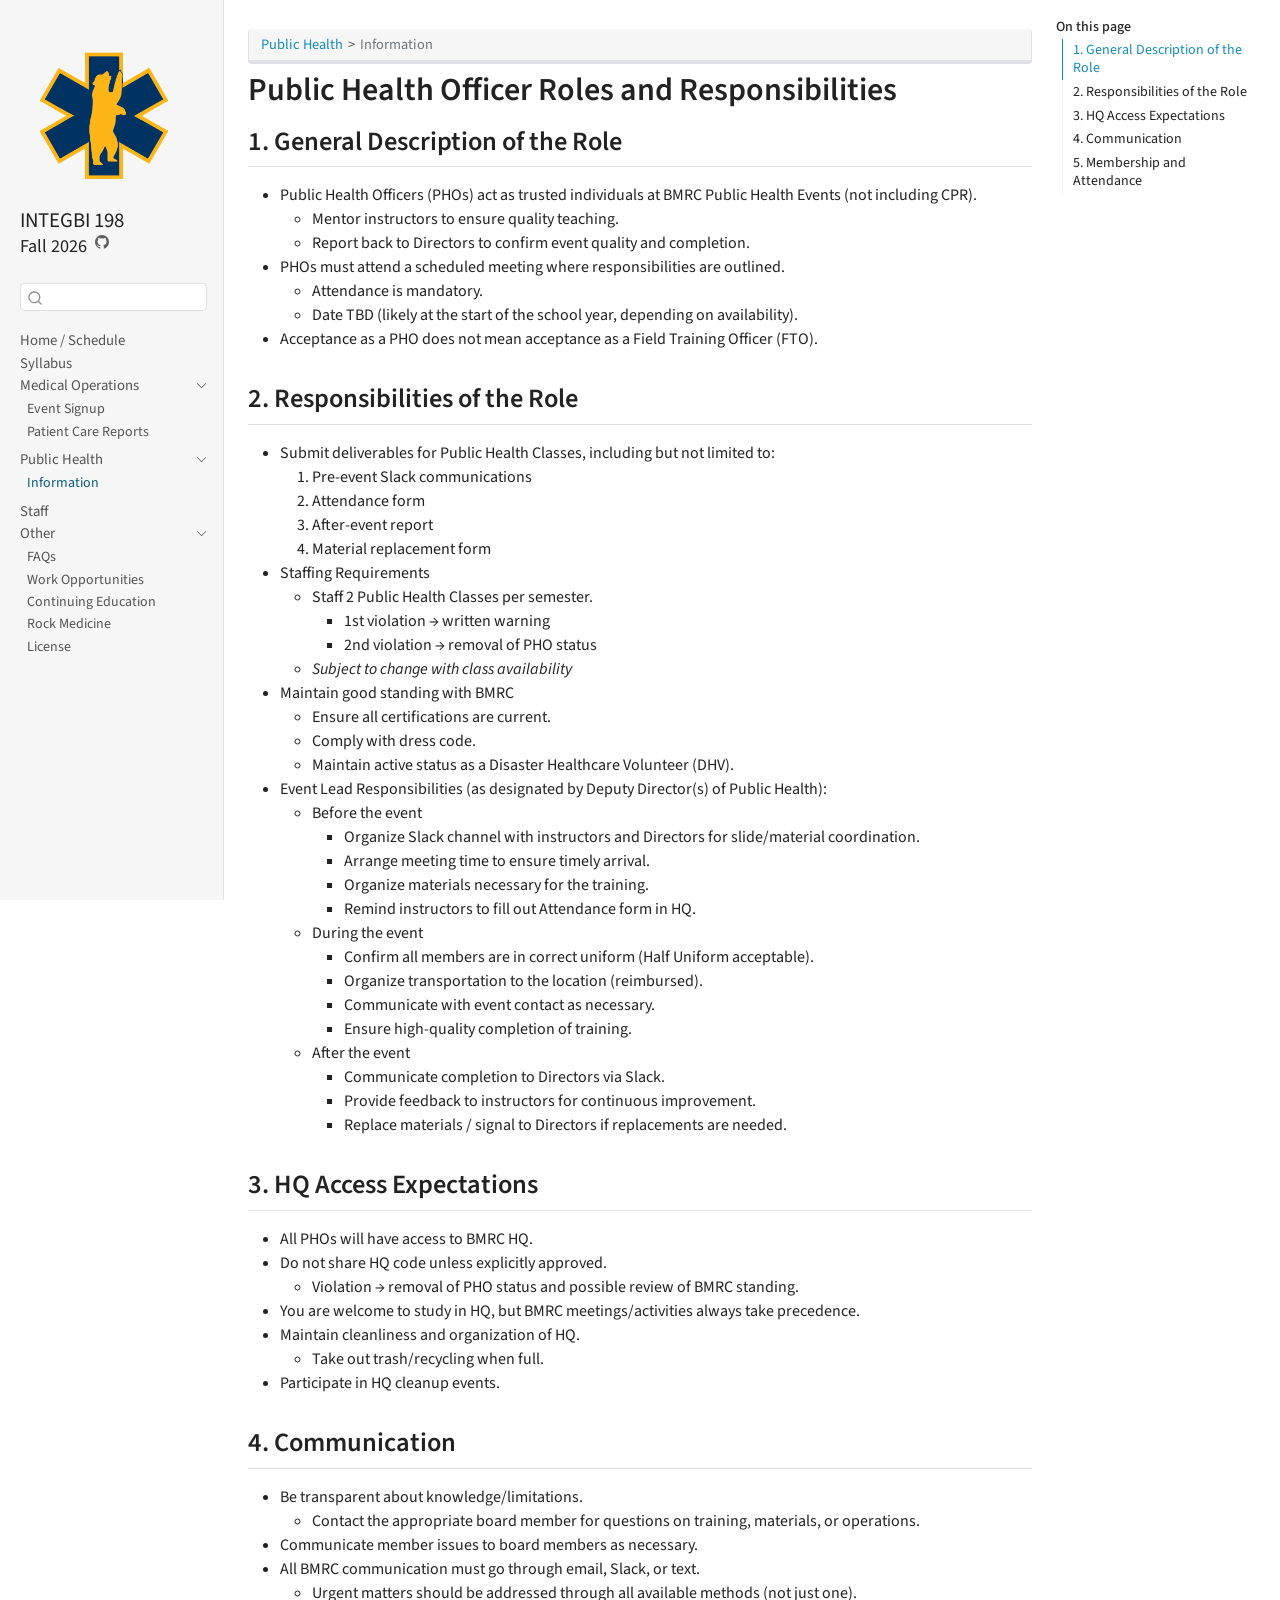
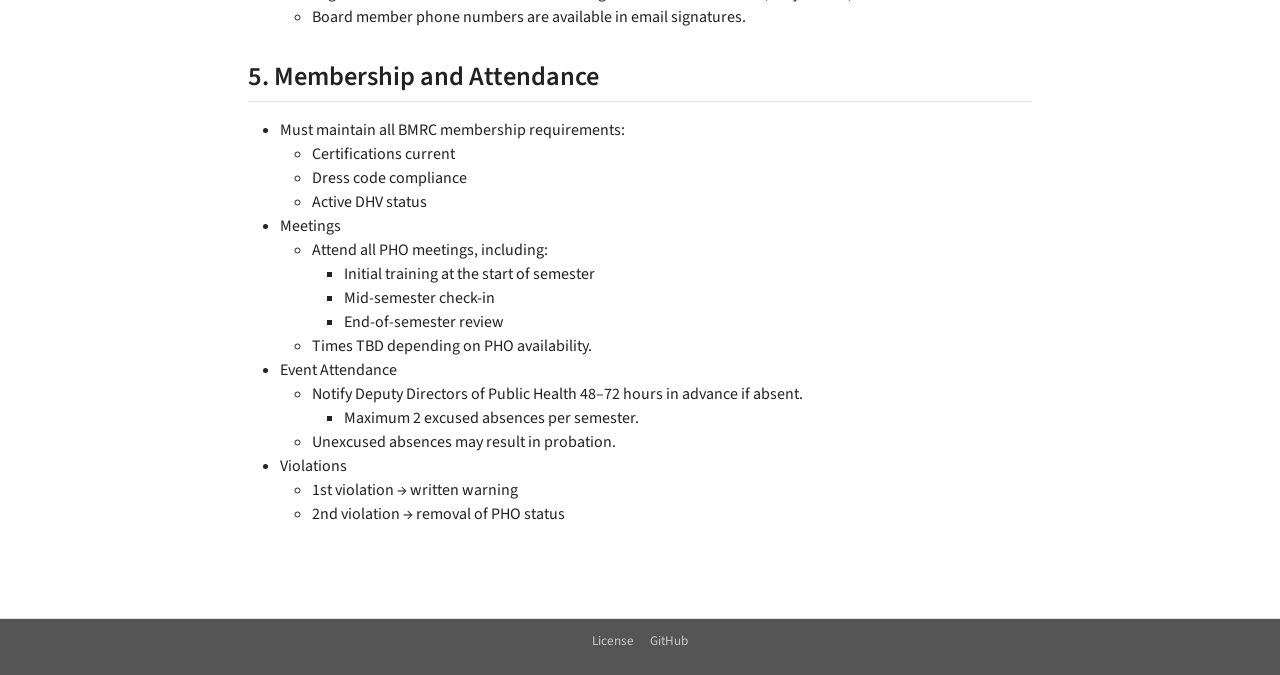
<file: publichealthinfo.html>
<!DOCTYPE html>
<html xmlns="http://www.w3.org/1999/xhtml" lang="en" xml:lang="en"><head>

<meta charset="utf-8">
<meta name="generator" content="quarto-1.9.38">

<meta name="viewport" content="width=device-width, initial-scale=1.0, user-scalable=yes">


<title>Public Health Officer Roles and Responsibilities</title>
<style>
/* Default styles provided by pandoc.
** See https://pandoc.org/MANUAL.html#variables-for-html for config info.
*/
code{white-space: pre-wrap;}
span.smallcaps{font-variant: small-caps;}
div.columns{display: flex; gap: min(4vw, 1.5em);}
div.column{flex: auto; overflow-x: auto;}
div.hanging-indent{margin-left: 1.5em; text-indent: -1.5em;}
ul.task-list{list-style: none;}
ul.task-list li input[type="checkbox"] {
  width: 0.8em;
  margin: 0 0.8em 0.2em -1em; /* quarto-specific, see https://github.com/quarto-dev/quarto-cli/issues/4556 */ 
  vertical-align: middle;
}
</style>


<script src="site_libs/quarto-nav/quarto-nav.js"></script>
<script src="site_libs/quarto-nav/headroom.min.js"></script>
<script src="site_libs/clipboard/clipboard.min.js"></script>
<script src="site_libs/quarto-search/autocomplete.umd.js"></script>
<script src="site_libs/quarto-search/fuse.min.js"></script>
<script src="site_libs/quarto-search/quarto-search.js"></script>
<meta name="quarto:offset" content="./">
<link href="./assets/favicon.ico" rel="icon">
<script src="site_libs/quarto-html/quarto.js" type="module"></script>
<script src="site_libs/quarto-html/tabsets/tabsets.js" type="module"></script>
<script src="site_libs/quarto-html/popper.min.js"></script>
<script src="site_libs/quarto-html/tippy.umd.min.js"></script>
<script src="site_libs/quarto-html/anchor.min.js"></script>
<link href="site_libs/quarto-html/tippy.css" rel="stylesheet">
<link href="site_libs/quarto-html/quarto-syntax-highlighting-15634bcf2e68342d4ad2dfa704d543f6.css" rel="stylesheet" id="quarto-text-highlighting-styles">
<script src="site_libs/bootstrap/bootstrap.min.js"></script>
<link href="site_libs/bootstrap/bootstrap-icons.css" rel="stylesheet">
<link href="site_libs/bootstrap/bootstrap-359db4a8e19cfa2fc50050059bcbb3c5.min.css" rel="stylesheet" append-hash="true" id="quarto-bootstrap" data-mode="light">
<script id="quarto-search-options" type="application/json">{
  "location": "sidebar",
  "copy-button": false,
  "collapse-after": 3,
  "panel-placement": "start",
  "type": "textbox",
  "limit": 50,
  "keyboard-shortcut": [
    "f",
    "/",
    "s"
  ],
  "show-item-context": false,
  "language": {
    "search-no-results-text": "No results",
    "search-matching-documents-text": "matching documents",
    "search-copy-link-title": "Copy link to search",
    "search-hide-matches-text": "Hide additional matches",
    "search-more-match-text": "more match in this document",
    "search-more-matches-text": "more matches in this document",
    "search-clear-button-title": "Clear",
    "search-text-placeholder": "",
    "search-detached-cancel-button-title": "Cancel",
    "search-submit-button-title": "Submit",
    "search-label": "Search"
  }
}</script>


<link rel="stylesheet" href="assets/styles.css">
</head>

<body class="nav-sidebar docked quarto-light">

<div id="quarto-search-results"></div>
  <header id="quarto-header" class="headroom fixed-top">
  <nav class="quarto-secondary-nav">
    <div class="container-fluid d-flex">
      <button type="button" class="quarto-btn-toggle btn" data-bs-toggle="collapse" role="button" data-bs-target=".quarto-sidebar-collapse-item" aria-controls="quarto-sidebar" aria-expanded="false" aria-label="Toggle sidebar navigation" onclick="if (window.quartoToggleHeadroom) { window.quartoToggleHeadroom(); }">
        <i class="bi bi-layout-text-sidebar-reverse"></i>
      </button>
        <nav class="quarto-page-breadcrumbs" aria-label="breadcrumb"><ol class="breadcrumb"><li class="breadcrumb-item"><a href="./publichealthinfo.html">Public Health</a></li><li class="breadcrumb-item"><a href="./publichealthinfo.html">Information</a></li></ol></nav>
        <a class="flex-grow-1" role="navigation" data-bs-toggle="collapse" data-bs-target=".quarto-sidebar-collapse-item" aria-controls="quarto-sidebar" aria-expanded="false" aria-label="Toggle sidebar navigation" onclick="if (window.quartoToggleHeadroom) { window.quartoToggleHeadroom(); }">      
        </a>
      <button type="button" class="btn quarto-search-button" aria-label="Search" onclick="window.quartoOpenSearch();">
        <i class="bi bi-search"></i>
      </button>
    </div>
  </nav>
</header>
<!-- content -->
<div id="quarto-content" class="quarto-container page-columns page-rows-contents page-layout-article">
<!-- sidebar -->
  <nav id="quarto-sidebar" class="sidebar collapse collapse-horizontal quarto-sidebar-collapse-item sidebar-navigation docked overflow-auto">
    <div class="pt-lg-2 mt-2 text-left sidebar-header sidebar-header-stacked">
      <a href="./index.html" class="sidebar-logo-link">
      <img src="./assets/new_logo.png" alt="BMRC logo" class="sidebar-logo light-content py-0 d-lg-inline d-none">
      <img src="./assets/new_logo.png" alt="BMRC logo" class="sidebar-logo dark-content py-0 d-lg-inline d-none">
      </a>
    <div class="sidebar-title mb-0 py-0">
      <a href="./">INTEGBI 198 <br><small>Fall 2026</small></a> 
        <div class="sidebar-tools-main">
    <a href="https://github.com/berkeleymrc/fall-2026" title="" class="quarto-navigation-tool px-1" aria-label=""><i class="bi bi-github"></i></a>
</div>
    </div>
      </div>
        <div class="mt-2 flex-shrink-0 align-items-center">
        <div class="sidebar-search">
        <div id="quarto-search" class="" title="Search"></div>
        </div>
        </div>
    <div class="sidebar-menu-container"> 
    <ul class="list-unstyled mt-1">
        <li class="sidebar-item">
  <div class="sidebar-item-container"> 
  <a href="./index.html" class="sidebar-item-text sidebar-link">
 <span class="menu-text">Home / Schedule</span></a>
  </div>
</li>
        <li class="sidebar-item">
  <div class="sidebar-item-container"> 
  <a href="./syllabus.html" class="sidebar-item-text sidebar-link">
 <span class="menu-text">Syllabus</span></a>
  </div>
</li>
        <li class="sidebar-item sidebar-item-section">
      <div class="sidebar-item-container"> 
            <a class="sidebar-item-text sidebar-link text-start" data-bs-toggle="collapse" data-bs-target="#quarto-sidebar-section-1" role="navigation" aria-expanded="true">
 <span class="menu-text">Medical Operations</span></a>
          <a class="sidebar-item-toggle text-start" data-bs-toggle="collapse" data-bs-target="#quarto-sidebar-section-1" role="navigation" aria-expanded="true" aria-label="Toggle section">
            <i class="bi bi-chevron-right ms-2"></i>
          </a> 
      </div>
      <ul id="quarto-sidebar-section-1" class="collapse list-unstyled sidebar-section depth1 show">  
          <li class="sidebar-item">
  <div class="sidebar-item-container"> 
  <a href="./medopsevents.html" class="sidebar-item-text sidebar-link">
 <span class="menu-text">Event Signup</span></a>
  </div>
</li>
          <li class="sidebar-item">
  <div class="sidebar-item-container"> 
  <a href="./pcrs.html" class="sidebar-item-text sidebar-link">
 <span class="menu-text">Patient Care Reports</span></a>
  </div>
</li>
      </ul>
  </li>
        <li class="sidebar-item sidebar-item-section">
      <div class="sidebar-item-container"> 
            <a class="sidebar-item-text sidebar-link text-start" data-bs-toggle="collapse" data-bs-target="#quarto-sidebar-section-2" role="navigation" aria-expanded="true">
 <span class="menu-text">Public Health</span></a>
          <a class="sidebar-item-toggle text-start" data-bs-toggle="collapse" data-bs-target="#quarto-sidebar-section-2" role="navigation" aria-expanded="true" aria-label="Toggle section">
            <i class="bi bi-chevron-right ms-2"></i>
          </a> 
      </div>
      <ul id="quarto-sidebar-section-2" class="collapse list-unstyled sidebar-section depth1 show">  
          <li class="sidebar-item">
  <div class="sidebar-item-container"> 
  <a href="./publichealthinfo.html" class="sidebar-item-text sidebar-link active">
 <span class="menu-text">Information</span></a>
  </div>
</li>
      </ul>
  </li>
        <li class="sidebar-item">
  <div class="sidebar-item-container"> 
  <a href="./staff.html" class="sidebar-item-text sidebar-link">
 <span class="menu-text">Staff</span></a>
  </div>
</li>
        <li class="sidebar-item sidebar-item-section">
      <div class="sidebar-item-container"> 
            <a class="sidebar-item-text sidebar-link text-start" data-bs-toggle="collapse" data-bs-target="#quarto-sidebar-section-3" role="navigation" aria-expanded="true">
 <span class="menu-text">Other</span></a>
          <a class="sidebar-item-toggle text-start" data-bs-toggle="collapse" data-bs-target="#quarto-sidebar-section-3" role="navigation" aria-expanded="true" aria-label="Toggle section">
            <i class="bi bi-chevron-right ms-2"></i>
          </a> 
      </div>
      <ul id="quarto-sidebar-section-3" class="collapse list-unstyled sidebar-section depth1 show">  
          <li class="sidebar-item">
  <div class="sidebar-item-container"> 
  <a href="./faqs.html" class="sidebar-item-text sidebar-link">
 <span class="menu-text">FAQs</span></a>
  </div>
</li>
          <li class="sidebar-item">
  <div class="sidebar-item-container"> 
  <a href="./work.html" class="sidebar-item-text sidebar-link">
 <span class="menu-text">Work Opportunities</span></a>
  </div>
</li>
          <li class="sidebar-item">
  <div class="sidebar-item-container"> 
  <a href="./continuingeducation.html" class="sidebar-item-text sidebar-link">
 <span class="menu-text">Continuing Education</span></a>
  </div>
</li>
          <li class="sidebar-item">
  <div class="sidebar-item-container"> 
  <a href="./rockmed.html" class="sidebar-item-text sidebar-link">
 <span class="menu-text">Rock Medicine</span></a>
  </div>
</li>
          <li class="sidebar-item">
  <div class="sidebar-item-container"> 
  <a href="./license.html" class="sidebar-item-text sidebar-link">
 <span class="menu-text">License</span></a>
  </div>
</li>
      </ul>
  </li>
    </ul>
    </div>
</nav>
<div id="quarto-sidebar-glass" class="quarto-sidebar-collapse-item" data-bs-toggle="collapse" data-bs-target=".quarto-sidebar-collapse-item"></div>
<!-- margin-sidebar -->
    <div id="quarto-margin-sidebar" class="sidebar margin-sidebar">
        <nav id="TOC" role="doc-toc" class="toc-active">
    <h2 id="toc-title">On this page</h2>
   
  <ul>
  <li><a href="#general-description-of-the-role" id="toc-general-description-of-the-role" class="nav-link active" data-scroll-target="#general-description-of-the-role">1. General Description of the Role</a></li>
  <li><a href="#responsibilities-of-the-role" id="toc-responsibilities-of-the-role" class="nav-link" data-scroll-target="#responsibilities-of-the-role">2. Responsibilities of the Role</a></li>
  <li><a href="#hq-access-expectations" id="toc-hq-access-expectations" class="nav-link" data-scroll-target="#hq-access-expectations">3. HQ Access Expectations</a></li>
  <li><a href="#communication" id="toc-communication" class="nav-link" data-scroll-target="#communication">4. Communication</a></li>
  <li><a href="#membership-and-attendance" id="toc-membership-and-attendance" class="nav-link" data-scroll-target="#membership-and-attendance">5. Membership and Attendance</a></li>
  </ul>
</nav>
    </div>
<!-- main -->
<main class="content" id="quarto-document-content">

<header id="title-block-header" class="quarto-title-block default"><nav class="quarto-page-breadcrumbs quarto-title-breadcrumbs d-none d-lg-block" aria-label="breadcrumb"><ol class="breadcrumb"><li class="breadcrumb-item"><a href="./publichealthinfo.html">Public Health</a></li><li class="breadcrumb-item"><a href="./publichealthinfo.html">Information</a></li></ol></nav>
<div class="quarto-title">
<h1 class="title">Public Health Officer Roles and Responsibilities</h1>
</div>



<div class="quarto-title-meta">

    
  
    
  </div>
  


</header>


<section id="general-description-of-the-role" class="level2">
<h2 class="anchored" data-anchor-id="general-description-of-the-role">1. General Description of the Role</h2>
<ul>
<li>Public Health Officers (PHOs) act as trusted individuals at BMRC Public Health Events (not including CPR).
<ul>
<li>Mentor instructors to ensure quality teaching.<br>
</li>
<li>Report back to Directors to confirm event quality and completion.</li>
</ul></li>
<li>PHOs must attend a scheduled meeting where responsibilities are outlined.
<ul>
<li>Attendance is mandatory.<br>
</li>
<li>Date TBD (likely at the start of the school year, depending on availability).</li>
</ul></li>
<li>Acceptance as a PHO does not mean acceptance as a Field Training Officer (FTO).</li>
</ul>
</section>
<section id="responsibilities-of-the-role" class="level2">
<h2 class="anchored" data-anchor-id="responsibilities-of-the-role">2. Responsibilities of the Role</h2>
<ul>
<li>Submit deliverables for Public Health Classes, including but not limited to:
<ol type="1">
<li>Pre-event Slack communications<br>
</li>
<li>Attendance form<br>
</li>
<li>After-event report<br>
</li>
<li>Material replacement form</li>
</ol></li>
<li>Staffing Requirements
<ul>
<li>Staff 2 Public Health Classes per semester.
<ul>
<li>1st violation → written warning<br>
</li>
<li>2nd violation → removal of PHO status<br>
</li>
</ul></li>
<li><em>Subject to change with class availability</em></li>
</ul></li>
<li>Maintain good standing with BMRC
<ul>
<li>Ensure all certifications are current.<br>
</li>
<li>Comply with dress code.<br>
</li>
<li>Maintain active status as a Disaster Healthcare Volunteer (DHV).</li>
</ul></li>
<li>Event Lead Responsibilities (as designated by Deputy Director(s) of Public Health):
<ul>
<li>Before the event
<ul>
<li>Organize Slack channel with instructors and Directors for slide/material coordination.<br>
</li>
<li>Arrange meeting time to ensure timely arrival.<br>
</li>
<li>Organize materials necessary for the training.<br>
</li>
<li>Remind instructors to fill out Attendance form in HQ.<br>
</li>
</ul></li>
<li>During the event
<ul>
<li>Confirm all members are in correct uniform (Half Uniform acceptable).<br>
</li>
<li>Organize transportation to the location (reimbursed).<br>
</li>
<li>Communicate with event contact as necessary.<br>
</li>
<li>Ensure high-quality completion of training.<br>
</li>
</ul></li>
<li>After the event
<ul>
<li>Communicate completion to Directors via Slack.<br>
</li>
<li>Provide feedback to instructors for continuous improvement.<br>
</li>
<li>Replace materials / signal to Directors if replacements are needed.</li>
</ul></li>
</ul></li>
</ul>
</section>
<section id="hq-access-expectations" class="level2">
<h2 class="anchored" data-anchor-id="hq-access-expectations">3. HQ Access Expectations</h2>
<ul>
<li>All PHOs will have access to BMRC HQ.<br>
</li>
<li>Do not share HQ code unless explicitly approved.
<ul>
<li>Violation → removal of PHO status and possible review of BMRC standing.<br>
</li>
</ul></li>
<li>You are welcome to study in HQ, but BMRC meetings/activities always take precedence.<br>
</li>
<li>Maintain cleanliness and organization of HQ.
<ul>
<li>Take out trash/recycling when full.<br>
</li>
</ul></li>
<li>Participate in HQ cleanup events.</li>
</ul>
</section>
<section id="communication" class="level2">
<h2 class="anchored" data-anchor-id="communication">4. Communication</h2>
<ul>
<li>Be transparent about knowledge/limitations.
<ul>
<li>Contact the appropriate board member for questions on training, materials, or operations.<br>
</li>
</ul></li>
<li>Communicate member issues to board members as necessary.<br>
</li>
<li>All BMRC communication must go through email, Slack, or text.
<ul>
<li>Urgent matters should be addressed through all available methods (not just one).<br>
</li>
<li>Board member phone numbers are available in email signatures.</li>
</ul></li>
</ul>
</section>
<section id="membership-and-attendance" class="level2">
<h2 class="anchored" data-anchor-id="membership-and-attendance">5. Membership and Attendance</h2>
<ul>
<li>Must maintain all BMRC membership requirements:
<ul>
<li>Certifications current<br>
</li>
<li>Dress code compliance<br>
</li>
<li>Active DHV status</li>
</ul></li>
<li>Meetings
<ul>
<li>Attend all PHO meetings, including:
<ul>
<li>Initial training at the start of semester<br>
</li>
<li>Mid-semester check-in<br>
</li>
<li>End-of-semester review<br>
</li>
</ul></li>
<li>Times TBD depending on PHO availability.</li>
</ul></li>
<li>Event Attendance
<ul>
<li>Notify Deputy Directors of Public Health 48–72 hours in advance if absent.
<ul>
<li>Maximum 2 excused absences per semester.<br>
</li>
</ul></li>
<li>Unexcused absences may result in probation.</li>
</ul></li>
<li>Violations
<ul>
<li>1st violation → written warning<br>
</li>
<li>2nd violation → removal of PHO status</li>
</ul></li>
</ul>


</section>

</main> <!-- /main -->
<!-- Google tag (gtag.js) -->
<script async="" src="https://www.googletagmanager.com/gtag/js?id=G-GJ80ZEKEDY"></script>
<script>
  window.dataLayer = window.dataLayer || [];
  function gtag(){dataLayer.push(arguments);}
  gtag('js', new Date());

  gtag('config', 'G-GJ80ZEKEDY');
</script>
<script id="quarto-html-after-body" type="application/javascript">
  window.document.addEventListener("DOMContentLoaded", function (event) {
    const icon = "";
    const anchorJS = new window.AnchorJS();
    anchorJS.options = {
      placement: 'right',
      icon: icon
    };
    anchorJS.add('.anchored');
    const isCodeAnnotation = (el) => {
      for (const clz of el.classList) {
        if (clz.startsWith('code-annotation-')) {                     
          return true;
        }
      }
      return false;
    }
    const onCopySuccess = function(e) {
      // button target
      const button = e.trigger;
      // don't keep focus
      button.blur();
      // flash "checked"
      button.classList.add('code-copy-button-checked');
      var currentTitle = button.getAttribute("title");
      button.setAttribute("title", "Copied!");
      let tooltip;
      if (window.bootstrap) {
        button.setAttribute("data-bs-toggle", "tooltip");
        button.setAttribute("data-bs-placement", "left");
        button.setAttribute("data-bs-title", "Copied!");
        tooltip = new bootstrap.Tooltip(button, 
          { trigger: "manual", 
            customClass: "code-copy-button-tooltip",
            offset: [0, -8]});
        tooltip.show();    
      }
      setTimeout(function() {
        if (tooltip) {
          tooltip.hide();
          button.removeAttribute("data-bs-title");
          button.removeAttribute("data-bs-toggle");
          button.removeAttribute("data-bs-placement");
        }
        button.setAttribute("title", currentTitle);
        button.classList.remove('code-copy-button-checked');
      }, 1000);
      // clear code selection
      e.clearSelection();
    }
    const getTextToCopy = function(trigger) {
      const outerScaffold = trigger.parentElement.cloneNode(true);
      const codeEl = outerScaffold.querySelector('code');
      for (const childEl of codeEl.children) {
        if (isCodeAnnotation(childEl)) {
          childEl.remove();
        }
      }
      return codeEl.innerText;
    }
    const clipboard = new window.ClipboardJS('.code-copy-button:not([data-in-quarto-modal])', {
      text: getTextToCopy
    });
    clipboard.on('success', onCopySuccess);
    if (window.document.getElementById('quarto-embedded-source-code-modal')) {
      const clipboardModal = new window.ClipboardJS('.code-copy-button[data-in-quarto-modal]', {
        text: getTextToCopy,
        container: window.document.getElementById('quarto-embedded-source-code-modal')
      });
      clipboardModal.on('success', onCopySuccess);
    }
      var localhostRegex = new RegExp(/^(?:http|https):\/\/localhost\:?[0-9]*\//);
      var mailtoRegex = new RegExp(/^mailto:/);
        var filterRegex = new RegExp('/' + window.location.host + '/');
      var isInternal = (href) => {
          return filterRegex.test(href) || localhostRegex.test(href) || mailtoRegex.test(href);
      }
      // Inspect non-navigation links and adorn them if external
     var links = window.document.querySelectorAll('a[href]:not(.nav-link):not(.navbar-brand):not(.toc-action):not(.sidebar-link):not(.sidebar-item-toggle):not(.pagination-link):not(.no-external):not([aria-hidden]):not(.dropdown-item):not(.quarto-navigation-tool):not(.about-link)');
      for (var i=0; i<links.length; i++) {
        const link = links[i];
        if (!isInternal(link.href)) {
          // undo the damage that might have been done by quarto-nav.js in the case of
          // links that we want to consider external
          if (link.dataset.originalHref !== undefined) {
            link.href = link.dataset.originalHref;
          }
        }
      }
    function tippyHover(el, contentFn, onTriggerFn, onUntriggerFn) {
      const config = {
        allowHTML: true,
        maxWidth: 500,
        delay: 100,
        arrow: false,
        appendTo: function(el) {
            return el.parentElement;
        },
        interactive: true,
        interactiveBorder: 10,
        theme: 'quarto',
        placement: 'bottom-start',
      };
      if (contentFn) {
        config.content = contentFn;
      }
      if (onTriggerFn) {
        config.onTrigger = onTriggerFn;
      }
      if (onUntriggerFn) {
        config.onUntrigger = onUntriggerFn;
      }
      window.tippy(el, config); 
    }
    const noterefs = window.document.querySelectorAll('a[role="doc-noteref"]');
    for (var i=0; i<noterefs.length; i++) {
      const ref = noterefs[i];
      tippyHover(ref, function() {
        // use id or data attribute instead here
        let href = ref.getAttribute('data-footnote-href') || ref.getAttribute('href');
        try { href = new URL(href).hash; } catch {}
        const id = href.replace(/^#\/?/, "");
        const note = window.document.getElementById(id);
        if (note) {
          return note.innerHTML;
        } else {
          return "";
        }
      });
    }
    const xrefs = window.document.querySelectorAll('a.quarto-xref');
    const processXRef = (id, note) => {
      // Strip column container classes
      const stripColumnClz = (el) => {
        el.classList.remove("page-full", "page-columns");
        if (el.children) {
          for (const child of el.children) {
            stripColumnClz(child);
          }
        }
      }
      stripColumnClz(note)
      if (id === null || id.startsWith('sec-')) {
        // Special case sections, only their first couple elements
        const container = document.createElement("div");
        if (note.children && note.children.length > 2) {
          container.appendChild(note.children[0].cloneNode(true));
          for (let i = 1; i < note.children.length; i++) {
            const child = note.children[i];
            if (child.tagName === "P" && child.innerText === "") {
              continue;
            } else {
              container.appendChild(child.cloneNode(true));
              break;
            }
          }
          if (window.Quarto?.typesetMath) {
            window.Quarto.typesetMath(container);
          }
          return container.innerHTML
        } else {
          if (window.Quarto?.typesetMath) {
            window.Quarto.typesetMath(note);
          }
          return note.innerHTML;
        }
      } else {
        // Remove any anchor links if they are present
        const anchorLink = note.querySelector('a.anchorjs-link');
        if (anchorLink) {
          anchorLink.remove();
        }
        if (window.Quarto?.typesetMath) {
          window.Quarto.typesetMath(note);
        }
        if (note.classList.contains("callout")) {
          return note.outerHTML;
        } else {
          return note.innerHTML;
        }
      }
    }
    for (var i=0; i<xrefs.length; i++) {
      const xref = xrefs[i];
      tippyHover(xref, undefined, function(instance) {
        instance.disable();
        let url = xref.getAttribute('href');
        let hash = undefined; 
        if (url.startsWith('#')) {
          hash = url;
        } else {
          try { hash = new URL(url).hash; } catch {}
        }
        if (hash) {
          const id = hash.replace(/^#\/?/, "");
          const note = window.document.getElementById(id);
          if (note !== null) {
            try {
              const html = processXRef(id, note.cloneNode(true));
              instance.setContent(html);
            } finally {
              instance.enable();
              instance.show();
            }
          } else {
            // See if we can fetch this
            fetch(url.split('#')[0])
            .then(res => res.text())
            .then(html => {
              const parser = new DOMParser();
              const htmlDoc = parser.parseFromString(html, "text/html");
              const note = htmlDoc.getElementById(id);
              if (note !== null) {
                const html = processXRef(id, note);
                instance.setContent(html);
              } 
            }).finally(() => {
              instance.enable();
              instance.show();
            });
          }
        } else {
          // See if we can fetch a full url (with no hash to target)
          // This is a special case and we should probably do some content thinning / targeting
          fetch(url)
          .then(res => res.text())
          .then(html => {
            const parser = new DOMParser();
            const htmlDoc = parser.parseFromString(html, "text/html");
            const note = htmlDoc.querySelector('main.content');
            if (note !== null) {
              // This should only happen for chapter cross references
              // (since there is no id in the URL)
              // remove the first header
              if (note.children.length > 0 && note.children[0].tagName === "HEADER") {
                note.children[0].remove();
              }
              const html = processXRef(null, note);
              instance.setContent(html);
            } 
          }).finally(() => {
            instance.enable();
            instance.show();
          });
        }
      }, function(instance) {
      });
    }
        let selectedAnnoteEl;
        const selectorForAnnotation = ( cell, annotation) => {
          let cellAttr = 'data-code-cell="' + cell + '"';
          let lineAttr = 'data-code-annotation="' +  annotation + '"';
          const selector = 'span[' + cellAttr + '][' + lineAttr + ']';
          return selector;
        }
        const selectCodeLines = (annoteEl) => {
          const doc = window.document;
          const targetCell = annoteEl.getAttribute("data-target-cell");
          const targetAnnotation = annoteEl.getAttribute("data-target-annotation");
          const annoteSpan = window.document.querySelector(selectorForAnnotation(targetCell, targetAnnotation));
          const lines = annoteSpan.getAttribute("data-code-lines").split(",");
          const lineIds = lines.map((line) => {
            return targetCell + "-" + line;
          })
          let top = null;
          let height = null;
          let parent = null;
          if (lineIds.length > 0) {
              //compute the position of the single el (top and bottom and make a div)
              const el = window.document.getElementById(lineIds[0]);
              top = el.offsetTop;
              height = el.offsetHeight;
              parent = el.parentElement.parentElement;
            if (lineIds.length > 1) {
              const lastEl = window.document.getElementById(lineIds[lineIds.length - 1]);
              const bottom = lastEl.offsetTop + lastEl.offsetHeight;
              height = bottom - top;
            }
            if (top !== null && height !== null && parent !== null) {
              // cook up a div (if necessary) and position it 
              let div = window.document.getElementById("code-annotation-line-highlight");
              if (div === null) {
                div = window.document.createElement("div");
                div.setAttribute("id", "code-annotation-line-highlight");
                div.style.position = 'absolute';
                parent.appendChild(div);
              }
              div.style.top = top - 2 + "px";
              div.style.height = height + 4 + "px";
              div.style.left = 0;
              let gutterDiv = window.document.getElementById("code-annotation-line-highlight-gutter");
              if (gutterDiv === null) {
                gutterDiv = window.document.createElement("div");
                gutterDiv.setAttribute("id", "code-annotation-line-highlight-gutter");
                gutterDiv.style.position = 'absolute';
                const codeCell = window.document.getElementById(targetCell);
                const gutter = codeCell.querySelector('.code-annotation-gutter');
                gutter.appendChild(gutterDiv);
              }
              gutterDiv.style.top = top - 2 + "px";
              gutterDiv.style.height = height + 4 + "px";
            }
            selectedAnnoteEl = annoteEl;
          }
        };
        const unselectCodeLines = () => {
          const elementsIds = ["code-annotation-line-highlight", "code-annotation-line-highlight-gutter"];
          elementsIds.forEach((elId) => {
            const div = window.document.getElementById(elId);
            if (div) {
              div.remove();
            }
          });
          selectedAnnoteEl = undefined;
        };
          // Handle positioning of the toggle
      window.addEventListener(
        "resize",
        throttle(() => {
          elRect = undefined;
          if (selectedAnnoteEl) {
            selectCodeLines(selectedAnnoteEl);
          }
        }, 10)
      );
      function throttle(fn, ms) {
      let throttle = false;
      let timer;
        return (...args) => {
          if(!throttle) { // first call gets through
              fn.apply(this, args);
              throttle = true;
          } else { // all the others get throttled
              if(timer) clearTimeout(timer); // cancel #2
              timer = setTimeout(() => {
                fn.apply(this, args);
                timer = throttle = false;
              }, ms);
          }
        };
      }
        // Attach click handler to the DT
        const annoteDls = window.document.querySelectorAll('dt[data-target-cell]');
        for (const annoteDlNode of annoteDls) {
          annoteDlNode.addEventListener('click', (event) => {
            const clickedEl = event.target;
            if (clickedEl !== selectedAnnoteEl) {
              unselectCodeLines();
              const activeEl = window.document.querySelector('dt[data-target-cell].code-annotation-active');
              if (activeEl) {
                activeEl.classList.remove('code-annotation-active');
              }
              selectCodeLines(clickedEl);
              clickedEl.classList.add('code-annotation-active');
            } else {
              // Unselect the line
              unselectCodeLines();
              clickedEl.classList.remove('code-annotation-active');
            }
          });
        }
    const findCites = (el) => {
      const parentEl = el.parentElement;
      if (parentEl) {
        const cites = parentEl.dataset.cites;
        if (cites) {
          return {
            el,
            cites: cites.split(' ')
          };
        } else {
          return findCites(el.parentElement)
        }
      } else {
        return undefined;
      }
    };
    var bibliorefs = window.document.querySelectorAll('a[role="doc-biblioref"]');
    for (var i=0; i<bibliorefs.length; i++) {
      const ref = bibliorefs[i];
      const citeInfo = findCites(ref);
      if (citeInfo) {
        tippyHover(citeInfo.el, function() {
          var popup = window.document.createElement('div');
          citeInfo.cites.forEach(function(cite) {
            var citeDiv = window.document.createElement('div');
            citeDiv.classList.add('hanging-indent');
            citeDiv.classList.add('csl-entry');
            var biblioDiv = window.document.getElementById('ref-' + cite);
            if (biblioDiv) {
              citeDiv.innerHTML = biblioDiv.innerHTML;
            }
            popup.appendChild(citeDiv);
          });
          return popup.innerHTML;
        });
      }
    }
  });
  </script>
</div> <!-- /content -->
<footer class="footer">
  <div class="nav-footer">
    <div class="nav-footer-left">
      &nbsp;
    </div>   
    <div class="nav-footer-center">
      <ul class="footer-items list-unstyled">
    <li class="nav-item">
    <a class="nav-link active" href="./license.html" aria-current="page">
<p>License</p>
</a>
  </li>  
    <li class="nav-item">
    <a class="nav-link" href="https://github.com/berkeleymrc/fall-2026">
<p>GitHub</p>
</a>
  </li>  
</ul>
    </div>
    <div class="nav-footer-right">
      &nbsp;
    </div>
  </div>
</footer>




</body></html>
</file>
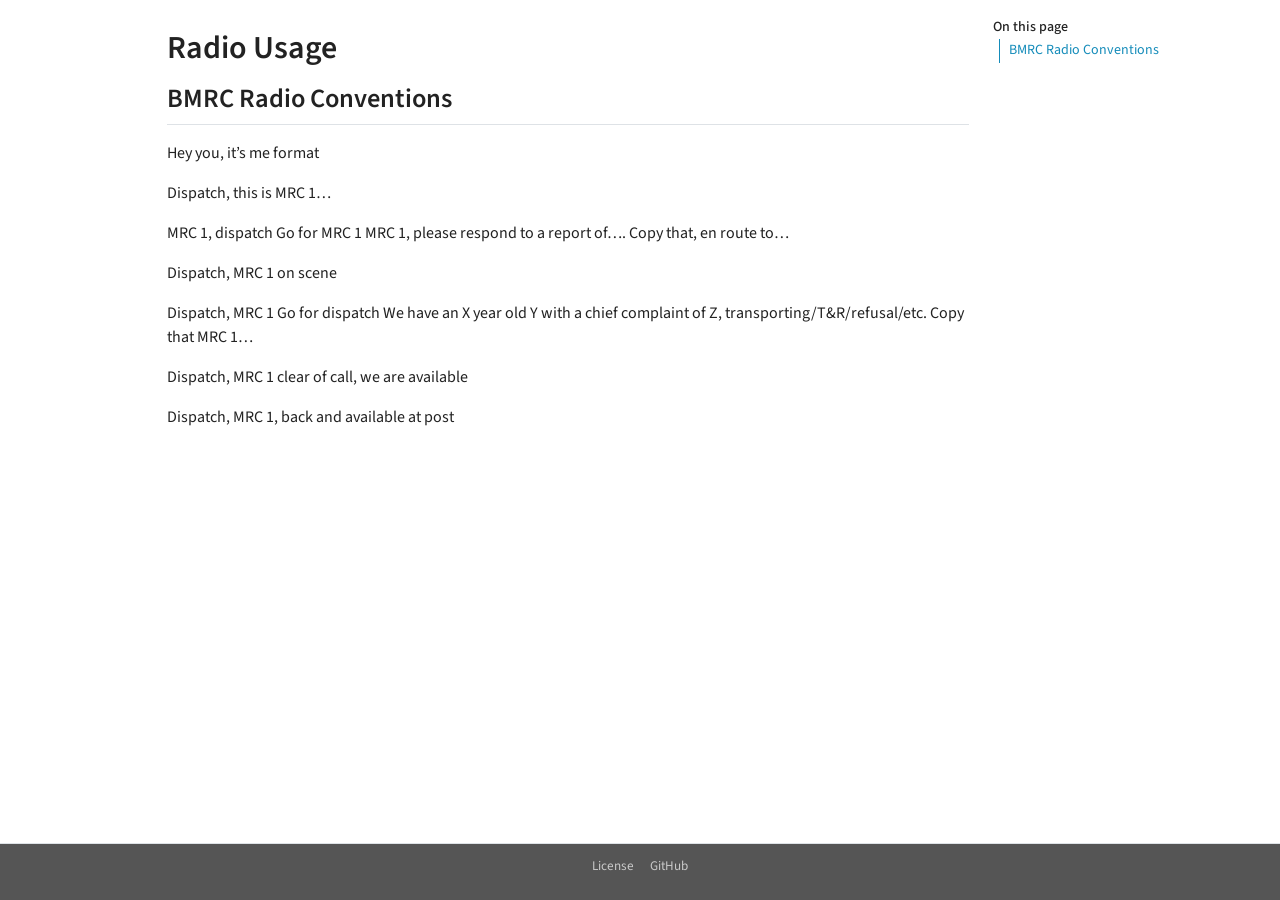
<file: radio.html>
<!DOCTYPE html>
<html xmlns="http://www.w3.org/1999/xhtml" lang="en" xml:lang="en"><head>

<meta charset="utf-8">
<meta name="generator" content="quarto-1.9.38">

<meta name="viewport" content="width=device-width, initial-scale=1.0, user-scalable=yes">


<title>Radio Usage</title>
<style>
/* Default styles provided by pandoc.
** See https://pandoc.org/MANUAL.html#variables-for-html for config info.
*/
code{white-space: pre-wrap;}
span.smallcaps{font-variant: small-caps;}
div.columns{display: flex; gap: min(4vw, 1.5em);}
div.column{flex: auto; overflow-x: auto;}
div.hanging-indent{margin-left: 1.5em; text-indent: -1.5em;}
ul.task-list{list-style: none;}
ul.task-list li input[type="checkbox"] {
  width: 0.8em;
  margin: 0 0.8em 0.2em -1em; /* quarto-specific, see https://github.com/quarto-dev/quarto-cli/issues/4556 */ 
  vertical-align: middle;
}
</style>


<script src="site_libs/quarto-nav/quarto-nav.js"></script>
<script src="site_libs/quarto-nav/headroom.min.js"></script>
<script src="site_libs/clipboard/clipboard.min.js"></script>
<script src="site_libs/quarto-search/autocomplete.umd.js"></script>
<script src="site_libs/quarto-search/fuse.min.js"></script>
<script src="site_libs/quarto-search/quarto-search.js"></script>
<meta name="quarto:offset" content="./">
<link href="./assets/favicon.ico" rel="icon">
<script src="site_libs/quarto-html/quarto.js" type="module"></script>
<script src="site_libs/quarto-html/tabsets/tabsets.js" type="module"></script>
<script src="site_libs/quarto-html/popper.min.js"></script>
<script src="site_libs/quarto-html/tippy.umd.min.js"></script>
<script src="site_libs/quarto-html/anchor.min.js"></script>
<link href="site_libs/quarto-html/tippy.css" rel="stylesheet">
<link href="site_libs/quarto-html/quarto-syntax-highlighting-15634bcf2e68342d4ad2dfa704d543f6.css" rel="stylesheet" id="quarto-text-highlighting-styles">
<script src="site_libs/bootstrap/bootstrap.min.js"></script>
<link href="site_libs/bootstrap/bootstrap-icons.css" rel="stylesheet">
<link href="site_libs/bootstrap/bootstrap-359db4a8e19cfa2fc50050059bcbb3c5.min.css" rel="stylesheet" append-hash="true" id="quarto-bootstrap" data-mode="light">
<script id="quarto-search-options" type="application/json">{
  "location": "sidebar",
  "copy-button": false,
  "collapse-after": 3,
  "panel-placement": "start",
  "type": "textbox",
  "limit": 50,
  "keyboard-shortcut": [
    "f",
    "/",
    "s"
  ],
  "show-item-context": false,
  "language": {
    "search-no-results-text": "No results",
    "search-matching-documents-text": "matching documents",
    "search-copy-link-title": "Copy link to search",
    "search-hide-matches-text": "Hide additional matches",
    "search-more-match-text": "more match in this document",
    "search-more-matches-text": "more matches in this document",
    "search-clear-button-title": "Clear",
    "search-text-placeholder": "",
    "search-detached-cancel-button-title": "Cancel",
    "search-submit-button-title": "Submit",
    "search-label": "Search"
  }
}</script>


<link rel="stylesheet" href="assets/styles.css">
</head>

<body class="quarto-light">

<div id="quarto-search-results"></div>
<!-- content -->
<div id="quarto-content" class="quarto-container page-columns page-rows-contents page-layout-article">
<!-- sidebar -->
<!-- margin-sidebar -->
    <div id="quarto-margin-sidebar" class="sidebar margin-sidebar">
        <nav id="TOC" role="doc-toc" class="toc-active">
    <h2 id="toc-title">On this page</h2>
   
  <ul>
  <li><a href="#bmrc-radio-conventions" id="toc-bmrc-radio-conventions" class="nav-link active" data-scroll-target="#bmrc-radio-conventions">BMRC Radio Conventions</a></li>
  </ul>
</nav>
    </div>
<!-- main -->
<main class="content" id="quarto-document-content">

<header id="title-block-header" class="quarto-title-block default">
<div class="quarto-title">
<h1 class="title">Radio Usage</h1>
</div>



<div class="quarto-title-meta">

    
  
    
  </div>
  


</header>


<section id="bmrc-radio-conventions" class="level2">
<h2 class="anchored" data-anchor-id="bmrc-radio-conventions">BMRC Radio Conventions</h2>
<p>Hey you, it’s me format</p>
<p>Dispatch, this is MRC 1…</p>
<p>MRC 1, dispatch Go for MRC 1 MRC 1, please respond to a report of…. Copy that, en route to…</p>
<p>Dispatch, MRC 1 on scene</p>
<p>Dispatch, MRC 1 Go for dispatch We have an X year old Y with a chief complaint of Z, transporting/T&amp;R/refusal/etc. Copy that MRC 1…</p>
<p>Dispatch, MRC 1 clear of call, we are available</p>
<p>Dispatch, MRC 1, back and available at post</p>


</section>

</main> <!-- /main -->
<!-- Google tag (gtag.js) -->
<script async="" src="https://www.googletagmanager.com/gtag/js?id=G-GJ80ZEKEDY"></script>
<script>
  window.dataLayer = window.dataLayer || [];
  function gtag(){dataLayer.push(arguments);}
  gtag('js', new Date());

  gtag('config', 'G-GJ80ZEKEDY');
</script>
<script id="quarto-html-after-body" type="application/javascript">
  window.document.addEventListener("DOMContentLoaded", function (event) {
    const icon = "";
    const anchorJS = new window.AnchorJS();
    anchorJS.options = {
      placement: 'right',
      icon: icon
    };
    anchorJS.add('.anchored');
    const isCodeAnnotation = (el) => {
      for (const clz of el.classList) {
        if (clz.startsWith('code-annotation-')) {                     
          return true;
        }
      }
      return false;
    }
    const onCopySuccess = function(e) {
      // button target
      const button = e.trigger;
      // don't keep focus
      button.blur();
      // flash "checked"
      button.classList.add('code-copy-button-checked');
      var currentTitle = button.getAttribute("title");
      button.setAttribute("title", "Copied!");
      let tooltip;
      if (window.bootstrap) {
        button.setAttribute("data-bs-toggle", "tooltip");
        button.setAttribute("data-bs-placement", "left");
        button.setAttribute("data-bs-title", "Copied!");
        tooltip = new bootstrap.Tooltip(button, 
          { trigger: "manual", 
            customClass: "code-copy-button-tooltip",
            offset: [0, -8]});
        tooltip.show();    
      }
      setTimeout(function() {
        if (tooltip) {
          tooltip.hide();
          button.removeAttribute("data-bs-title");
          button.removeAttribute("data-bs-toggle");
          button.removeAttribute("data-bs-placement");
        }
        button.setAttribute("title", currentTitle);
        button.classList.remove('code-copy-button-checked');
      }, 1000);
      // clear code selection
      e.clearSelection();
    }
    const getTextToCopy = function(trigger) {
      const outerScaffold = trigger.parentElement.cloneNode(true);
      const codeEl = outerScaffold.querySelector('code');
      for (const childEl of codeEl.children) {
        if (isCodeAnnotation(childEl)) {
          childEl.remove();
        }
      }
      return codeEl.innerText;
    }
    const clipboard = new window.ClipboardJS('.code-copy-button:not([data-in-quarto-modal])', {
      text: getTextToCopy
    });
    clipboard.on('success', onCopySuccess);
    if (window.document.getElementById('quarto-embedded-source-code-modal')) {
      const clipboardModal = new window.ClipboardJS('.code-copy-button[data-in-quarto-modal]', {
        text: getTextToCopy,
        container: window.document.getElementById('quarto-embedded-source-code-modal')
      });
      clipboardModal.on('success', onCopySuccess);
    }
      var localhostRegex = new RegExp(/^(?:http|https):\/\/localhost\:?[0-9]*\//);
      var mailtoRegex = new RegExp(/^mailto:/);
        var filterRegex = new RegExp('/' + window.location.host + '/');
      var isInternal = (href) => {
          return filterRegex.test(href) || localhostRegex.test(href) || mailtoRegex.test(href);
      }
      // Inspect non-navigation links and adorn them if external
     var links = window.document.querySelectorAll('a[href]:not(.nav-link):not(.navbar-brand):not(.toc-action):not(.sidebar-link):not(.sidebar-item-toggle):not(.pagination-link):not(.no-external):not([aria-hidden]):not(.dropdown-item):not(.quarto-navigation-tool):not(.about-link)');
      for (var i=0; i<links.length; i++) {
        const link = links[i];
        if (!isInternal(link.href)) {
          // undo the damage that might have been done by quarto-nav.js in the case of
          // links that we want to consider external
          if (link.dataset.originalHref !== undefined) {
            link.href = link.dataset.originalHref;
          }
        }
      }
    function tippyHover(el, contentFn, onTriggerFn, onUntriggerFn) {
      const config = {
        allowHTML: true,
        maxWidth: 500,
        delay: 100,
        arrow: false,
        appendTo: function(el) {
            return el.parentElement;
        },
        interactive: true,
        interactiveBorder: 10,
        theme: 'quarto',
        placement: 'bottom-start',
      };
      if (contentFn) {
        config.content = contentFn;
      }
      if (onTriggerFn) {
        config.onTrigger = onTriggerFn;
      }
      if (onUntriggerFn) {
        config.onUntrigger = onUntriggerFn;
      }
      window.tippy(el, config); 
    }
    const noterefs = window.document.querySelectorAll('a[role="doc-noteref"]');
    for (var i=0; i<noterefs.length; i++) {
      const ref = noterefs[i];
      tippyHover(ref, function() {
        // use id or data attribute instead here
        let href = ref.getAttribute('data-footnote-href') || ref.getAttribute('href');
        try { href = new URL(href).hash; } catch {}
        const id = href.replace(/^#\/?/, "");
        const note = window.document.getElementById(id);
        if (note) {
          return note.innerHTML;
        } else {
          return "";
        }
      });
    }
    const xrefs = window.document.querySelectorAll('a.quarto-xref');
    const processXRef = (id, note) => {
      // Strip column container classes
      const stripColumnClz = (el) => {
        el.classList.remove("page-full", "page-columns");
        if (el.children) {
          for (const child of el.children) {
            stripColumnClz(child);
          }
        }
      }
      stripColumnClz(note)
      if (id === null || id.startsWith('sec-')) {
        // Special case sections, only their first couple elements
        const container = document.createElement("div");
        if (note.children && note.children.length > 2) {
          container.appendChild(note.children[0].cloneNode(true));
          for (let i = 1; i < note.children.length; i++) {
            const child = note.children[i];
            if (child.tagName === "P" && child.innerText === "") {
              continue;
            } else {
              container.appendChild(child.cloneNode(true));
              break;
            }
          }
          if (window.Quarto?.typesetMath) {
            window.Quarto.typesetMath(container);
          }
          return container.innerHTML
        } else {
          if (window.Quarto?.typesetMath) {
            window.Quarto.typesetMath(note);
          }
          return note.innerHTML;
        }
      } else {
        // Remove any anchor links if they are present
        const anchorLink = note.querySelector('a.anchorjs-link');
        if (anchorLink) {
          anchorLink.remove();
        }
        if (window.Quarto?.typesetMath) {
          window.Quarto.typesetMath(note);
        }
        if (note.classList.contains("callout")) {
          return note.outerHTML;
        } else {
          return note.innerHTML;
        }
      }
    }
    for (var i=0; i<xrefs.length; i++) {
      const xref = xrefs[i];
      tippyHover(xref, undefined, function(instance) {
        instance.disable();
        let url = xref.getAttribute('href');
        let hash = undefined; 
        if (url.startsWith('#')) {
          hash = url;
        } else {
          try { hash = new URL(url).hash; } catch {}
        }
        if (hash) {
          const id = hash.replace(/^#\/?/, "");
          const note = window.document.getElementById(id);
          if (note !== null) {
            try {
              const html = processXRef(id, note.cloneNode(true));
              instance.setContent(html);
            } finally {
              instance.enable();
              instance.show();
            }
          } else {
            // See if we can fetch this
            fetch(url.split('#')[0])
            .then(res => res.text())
            .then(html => {
              const parser = new DOMParser();
              const htmlDoc = parser.parseFromString(html, "text/html");
              const note = htmlDoc.getElementById(id);
              if (note !== null) {
                const html = processXRef(id, note);
                instance.setContent(html);
              } 
            }).finally(() => {
              instance.enable();
              instance.show();
            });
          }
        } else {
          // See if we can fetch a full url (with no hash to target)
          // This is a special case and we should probably do some content thinning / targeting
          fetch(url)
          .then(res => res.text())
          .then(html => {
            const parser = new DOMParser();
            const htmlDoc = parser.parseFromString(html, "text/html");
            const note = htmlDoc.querySelector('main.content');
            if (note !== null) {
              // This should only happen for chapter cross references
              // (since there is no id in the URL)
              // remove the first header
              if (note.children.length > 0 && note.children[0].tagName === "HEADER") {
                note.children[0].remove();
              }
              const html = processXRef(null, note);
              instance.setContent(html);
            } 
          }).finally(() => {
            instance.enable();
            instance.show();
          });
        }
      }, function(instance) {
      });
    }
        let selectedAnnoteEl;
        const selectorForAnnotation = ( cell, annotation) => {
          let cellAttr = 'data-code-cell="' + cell + '"';
          let lineAttr = 'data-code-annotation="' +  annotation + '"';
          const selector = 'span[' + cellAttr + '][' + lineAttr + ']';
          return selector;
        }
        const selectCodeLines = (annoteEl) => {
          const doc = window.document;
          const targetCell = annoteEl.getAttribute("data-target-cell");
          const targetAnnotation = annoteEl.getAttribute("data-target-annotation");
          const annoteSpan = window.document.querySelector(selectorForAnnotation(targetCell, targetAnnotation));
          const lines = annoteSpan.getAttribute("data-code-lines").split(",");
          const lineIds = lines.map((line) => {
            return targetCell + "-" + line;
          })
          let top = null;
          let height = null;
          let parent = null;
          if (lineIds.length > 0) {
              //compute the position of the single el (top and bottom and make a div)
              const el = window.document.getElementById(lineIds[0]);
              top = el.offsetTop;
              height = el.offsetHeight;
              parent = el.parentElement.parentElement;
            if (lineIds.length > 1) {
              const lastEl = window.document.getElementById(lineIds[lineIds.length - 1]);
              const bottom = lastEl.offsetTop + lastEl.offsetHeight;
              height = bottom - top;
            }
            if (top !== null && height !== null && parent !== null) {
              // cook up a div (if necessary) and position it 
              let div = window.document.getElementById("code-annotation-line-highlight");
              if (div === null) {
                div = window.document.createElement("div");
                div.setAttribute("id", "code-annotation-line-highlight");
                div.style.position = 'absolute';
                parent.appendChild(div);
              }
              div.style.top = top - 2 + "px";
              div.style.height = height + 4 + "px";
              div.style.left = 0;
              let gutterDiv = window.document.getElementById("code-annotation-line-highlight-gutter");
              if (gutterDiv === null) {
                gutterDiv = window.document.createElement("div");
                gutterDiv.setAttribute("id", "code-annotation-line-highlight-gutter");
                gutterDiv.style.position = 'absolute';
                const codeCell = window.document.getElementById(targetCell);
                const gutter = codeCell.querySelector('.code-annotation-gutter');
                gutter.appendChild(gutterDiv);
              }
              gutterDiv.style.top = top - 2 + "px";
              gutterDiv.style.height = height + 4 + "px";
            }
            selectedAnnoteEl = annoteEl;
          }
        };
        const unselectCodeLines = () => {
          const elementsIds = ["code-annotation-line-highlight", "code-annotation-line-highlight-gutter"];
          elementsIds.forEach((elId) => {
            const div = window.document.getElementById(elId);
            if (div) {
              div.remove();
            }
          });
          selectedAnnoteEl = undefined;
        };
          // Handle positioning of the toggle
      window.addEventListener(
        "resize",
        throttle(() => {
          elRect = undefined;
          if (selectedAnnoteEl) {
            selectCodeLines(selectedAnnoteEl);
          }
        }, 10)
      );
      function throttle(fn, ms) {
      let throttle = false;
      let timer;
        return (...args) => {
          if(!throttle) { // first call gets through
              fn.apply(this, args);
              throttle = true;
          } else { // all the others get throttled
              if(timer) clearTimeout(timer); // cancel #2
              timer = setTimeout(() => {
                fn.apply(this, args);
                timer = throttle = false;
              }, ms);
          }
        };
      }
        // Attach click handler to the DT
        const annoteDls = window.document.querySelectorAll('dt[data-target-cell]');
        for (const annoteDlNode of annoteDls) {
          annoteDlNode.addEventListener('click', (event) => {
            const clickedEl = event.target;
            if (clickedEl !== selectedAnnoteEl) {
              unselectCodeLines();
              const activeEl = window.document.querySelector('dt[data-target-cell].code-annotation-active');
              if (activeEl) {
                activeEl.classList.remove('code-annotation-active');
              }
              selectCodeLines(clickedEl);
              clickedEl.classList.add('code-annotation-active');
            } else {
              // Unselect the line
              unselectCodeLines();
              clickedEl.classList.remove('code-annotation-active');
            }
          });
        }
    const findCites = (el) => {
      const parentEl = el.parentElement;
      if (parentEl) {
        const cites = parentEl.dataset.cites;
        if (cites) {
          return {
            el,
            cites: cites.split(' ')
          };
        } else {
          return findCites(el.parentElement)
        }
      } else {
        return undefined;
      }
    };
    var bibliorefs = window.document.querySelectorAll('a[role="doc-biblioref"]');
    for (var i=0; i<bibliorefs.length; i++) {
      const ref = bibliorefs[i];
      const citeInfo = findCites(ref);
      if (citeInfo) {
        tippyHover(citeInfo.el, function() {
          var popup = window.document.createElement('div');
          citeInfo.cites.forEach(function(cite) {
            var citeDiv = window.document.createElement('div');
            citeDiv.classList.add('hanging-indent');
            citeDiv.classList.add('csl-entry');
            var biblioDiv = window.document.getElementById('ref-' + cite);
            if (biblioDiv) {
              citeDiv.innerHTML = biblioDiv.innerHTML;
            }
            popup.appendChild(citeDiv);
          });
          return popup.innerHTML;
        });
      }
    }
  });
  </script>
</div> <!-- /content -->
<footer class="footer">
  <div class="nav-footer">
    <div class="nav-footer-left">
      &nbsp;
    </div>   
    <div class="nav-footer-center">
      <ul class="footer-items list-unstyled">
    <li class="nav-item">
    <a class="nav-link" href="./license.html">
<p>License</p>
</a>
  </li>  
    <li class="nav-item">
    <a class="nav-link" href="https://github.com/berkeleymrc/fall-2026">
<p>GitHub</p>
</a>
  </li>  
</ul>
    </div>
    <div class="nav-footer-right">
      &nbsp;
    </div>
  </div>
</footer>




</body></html>
</file>
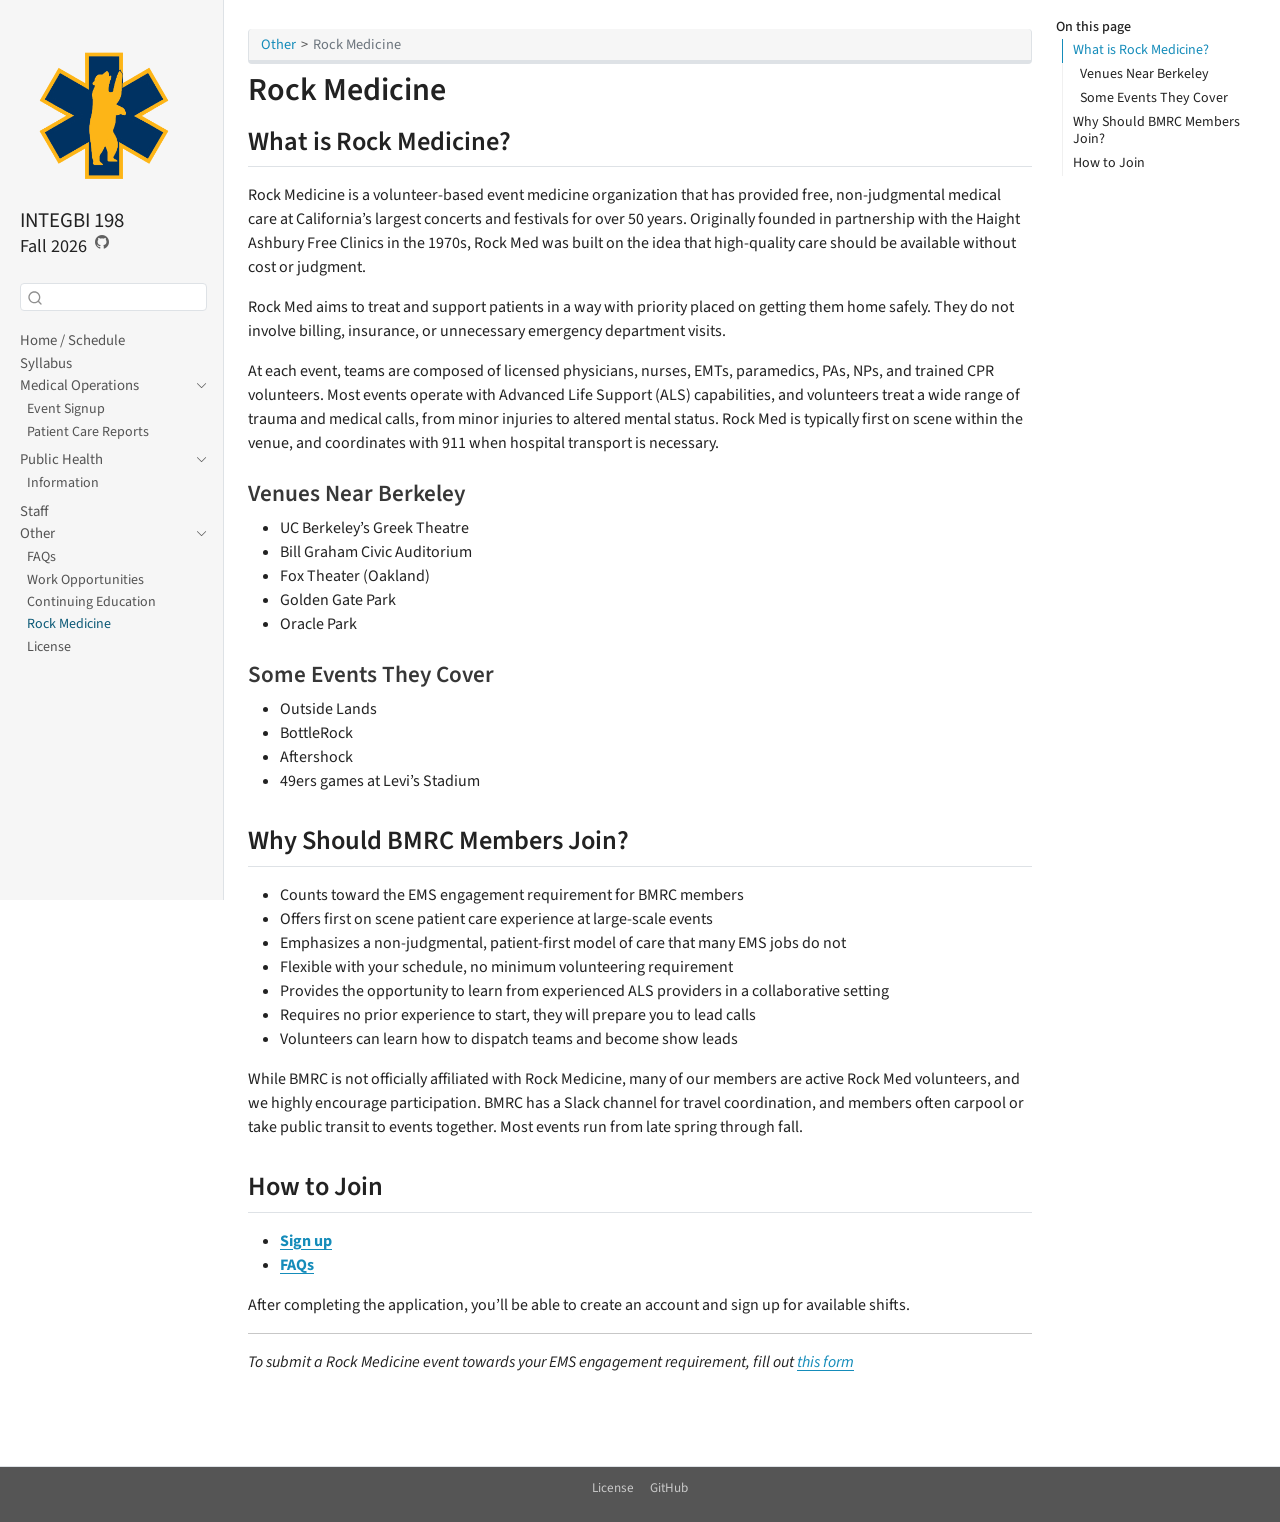
<file: rockmed.html>
<!DOCTYPE html>
<html xmlns="http://www.w3.org/1999/xhtml" lang="en" xml:lang="en"><head>

<meta charset="utf-8">
<meta name="generator" content="quarto-1.9.38">

<meta name="viewport" content="width=device-width, initial-scale=1.0, user-scalable=yes">


<title>Rock Medicine</title>
<style>
/* Default styles provided by pandoc.
** See https://pandoc.org/MANUAL.html#variables-for-html for config info.
*/
code{white-space: pre-wrap;}
span.smallcaps{font-variant: small-caps;}
div.columns{display: flex; gap: min(4vw, 1.5em);}
div.column{flex: auto; overflow-x: auto;}
div.hanging-indent{margin-left: 1.5em; text-indent: -1.5em;}
ul.task-list{list-style: none;}
ul.task-list li input[type="checkbox"] {
  width: 0.8em;
  margin: 0 0.8em 0.2em -1em; /* quarto-specific, see https://github.com/quarto-dev/quarto-cli/issues/4556 */ 
  vertical-align: middle;
}
</style>


<script src="site_libs/quarto-nav/quarto-nav.js"></script>
<script src="site_libs/quarto-nav/headroom.min.js"></script>
<script src="site_libs/clipboard/clipboard.min.js"></script>
<script src="site_libs/quarto-search/autocomplete.umd.js"></script>
<script src="site_libs/quarto-search/fuse.min.js"></script>
<script src="site_libs/quarto-search/quarto-search.js"></script>
<meta name="quarto:offset" content="./">
<link href="./assets/favicon.ico" rel="icon">
<script src="site_libs/quarto-html/quarto.js" type="module"></script>
<script src="site_libs/quarto-html/tabsets/tabsets.js" type="module"></script>
<script src="site_libs/quarto-html/popper.min.js"></script>
<script src="site_libs/quarto-html/tippy.umd.min.js"></script>
<script src="site_libs/quarto-html/anchor.min.js"></script>
<link href="site_libs/quarto-html/tippy.css" rel="stylesheet">
<link href="site_libs/quarto-html/quarto-syntax-highlighting-15634bcf2e68342d4ad2dfa704d543f6.css" rel="stylesheet" id="quarto-text-highlighting-styles">
<script src="site_libs/bootstrap/bootstrap.min.js"></script>
<link href="site_libs/bootstrap/bootstrap-icons.css" rel="stylesheet">
<link href="site_libs/bootstrap/bootstrap-359db4a8e19cfa2fc50050059bcbb3c5.min.css" rel="stylesheet" append-hash="true" id="quarto-bootstrap" data-mode="light">
<script id="quarto-search-options" type="application/json">{
  "location": "sidebar",
  "copy-button": false,
  "collapse-after": 3,
  "panel-placement": "start",
  "type": "textbox",
  "limit": 50,
  "keyboard-shortcut": [
    "f",
    "/",
    "s"
  ],
  "show-item-context": false,
  "language": {
    "search-no-results-text": "No results",
    "search-matching-documents-text": "matching documents",
    "search-copy-link-title": "Copy link to search",
    "search-hide-matches-text": "Hide additional matches",
    "search-more-match-text": "more match in this document",
    "search-more-matches-text": "more matches in this document",
    "search-clear-button-title": "Clear",
    "search-text-placeholder": "",
    "search-detached-cancel-button-title": "Cancel",
    "search-submit-button-title": "Submit",
    "search-label": "Search"
  }
}</script>


<link rel="stylesheet" href="assets/styles.css">
</head>

<body class="nav-sidebar docked quarto-light">

<div id="quarto-search-results"></div>
  <header id="quarto-header" class="headroom fixed-top">
  <nav class="quarto-secondary-nav">
    <div class="container-fluid d-flex">
      <button type="button" class="quarto-btn-toggle btn" data-bs-toggle="collapse" role="button" data-bs-target=".quarto-sidebar-collapse-item" aria-controls="quarto-sidebar" aria-expanded="false" aria-label="Toggle sidebar navigation" onclick="if (window.quartoToggleHeadroom) { window.quartoToggleHeadroom(); }">
        <i class="bi bi-layout-text-sidebar-reverse"></i>
      </button>
        <nav class="quarto-page-breadcrumbs" aria-label="breadcrumb"><ol class="breadcrumb"><li class="breadcrumb-item"><a href="./faqs.html">Other</a></li><li class="breadcrumb-item"><a href="./rockmed.html">Rock Medicine</a></li></ol></nav>
        <a class="flex-grow-1" role="navigation" data-bs-toggle="collapse" data-bs-target=".quarto-sidebar-collapse-item" aria-controls="quarto-sidebar" aria-expanded="false" aria-label="Toggle sidebar navigation" onclick="if (window.quartoToggleHeadroom) { window.quartoToggleHeadroom(); }">      
        </a>
      <button type="button" class="btn quarto-search-button" aria-label="Search" onclick="window.quartoOpenSearch();">
        <i class="bi bi-search"></i>
      </button>
    </div>
  </nav>
</header>
<!-- content -->
<div id="quarto-content" class="quarto-container page-columns page-rows-contents page-layout-article">
<!-- sidebar -->
  <nav id="quarto-sidebar" class="sidebar collapse collapse-horizontal quarto-sidebar-collapse-item sidebar-navigation docked overflow-auto">
    <div class="pt-lg-2 mt-2 text-left sidebar-header sidebar-header-stacked">
      <a href="./index.html" class="sidebar-logo-link">
      <img src="./assets/new_logo.png" alt="BMRC logo" class="sidebar-logo light-content py-0 d-lg-inline d-none">
      <img src="./assets/new_logo.png" alt="BMRC logo" class="sidebar-logo dark-content py-0 d-lg-inline d-none">
      </a>
    <div class="sidebar-title mb-0 py-0">
      <a href="./">INTEGBI 198 <br><small>Fall 2026</small></a> 
        <div class="sidebar-tools-main">
    <a href="https://github.com/berkeleymrc/fall-2026" title="" class="quarto-navigation-tool px-1" aria-label=""><i class="bi bi-github"></i></a>
</div>
    </div>
      </div>
        <div class="mt-2 flex-shrink-0 align-items-center">
        <div class="sidebar-search">
        <div id="quarto-search" class="" title="Search"></div>
        </div>
        </div>
    <div class="sidebar-menu-container"> 
    <ul class="list-unstyled mt-1">
        <li class="sidebar-item">
  <div class="sidebar-item-container"> 
  <a href="./index.html" class="sidebar-item-text sidebar-link">
 <span class="menu-text">Home / Schedule</span></a>
  </div>
</li>
        <li class="sidebar-item">
  <div class="sidebar-item-container"> 
  <a href="./syllabus.html" class="sidebar-item-text sidebar-link">
 <span class="menu-text">Syllabus</span></a>
  </div>
</li>
        <li class="sidebar-item sidebar-item-section">
      <div class="sidebar-item-container"> 
            <a class="sidebar-item-text sidebar-link text-start" data-bs-toggle="collapse" data-bs-target="#quarto-sidebar-section-1" role="navigation" aria-expanded="true">
 <span class="menu-text">Medical Operations</span></a>
          <a class="sidebar-item-toggle text-start" data-bs-toggle="collapse" data-bs-target="#quarto-sidebar-section-1" role="navigation" aria-expanded="true" aria-label="Toggle section">
            <i class="bi bi-chevron-right ms-2"></i>
          </a> 
      </div>
      <ul id="quarto-sidebar-section-1" class="collapse list-unstyled sidebar-section depth1 show">  
          <li class="sidebar-item">
  <div class="sidebar-item-container"> 
  <a href="./medopsevents.html" class="sidebar-item-text sidebar-link">
 <span class="menu-text">Event Signup</span></a>
  </div>
</li>
          <li class="sidebar-item">
  <div class="sidebar-item-container"> 
  <a href="./pcrs.html" class="sidebar-item-text sidebar-link">
 <span class="menu-text">Patient Care Reports</span></a>
  </div>
</li>
      </ul>
  </li>
        <li class="sidebar-item sidebar-item-section">
      <div class="sidebar-item-container"> 
            <a class="sidebar-item-text sidebar-link text-start" data-bs-toggle="collapse" data-bs-target="#quarto-sidebar-section-2" role="navigation" aria-expanded="true">
 <span class="menu-text">Public Health</span></a>
          <a class="sidebar-item-toggle text-start" data-bs-toggle="collapse" data-bs-target="#quarto-sidebar-section-2" role="navigation" aria-expanded="true" aria-label="Toggle section">
            <i class="bi bi-chevron-right ms-2"></i>
          </a> 
      </div>
      <ul id="quarto-sidebar-section-2" class="collapse list-unstyled sidebar-section depth1 show">  
          <li class="sidebar-item">
  <div class="sidebar-item-container"> 
  <a href="./publichealthinfo.html" class="sidebar-item-text sidebar-link">
 <span class="menu-text">Information</span></a>
  </div>
</li>
      </ul>
  </li>
        <li class="sidebar-item">
  <div class="sidebar-item-container"> 
  <a href="./staff.html" class="sidebar-item-text sidebar-link">
 <span class="menu-text">Staff</span></a>
  </div>
</li>
        <li class="sidebar-item sidebar-item-section">
      <div class="sidebar-item-container"> 
            <a class="sidebar-item-text sidebar-link text-start" data-bs-toggle="collapse" data-bs-target="#quarto-sidebar-section-3" role="navigation" aria-expanded="true">
 <span class="menu-text">Other</span></a>
          <a class="sidebar-item-toggle text-start" data-bs-toggle="collapse" data-bs-target="#quarto-sidebar-section-3" role="navigation" aria-expanded="true" aria-label="Toggle section">
            <i class="bi bi-chevron-right ms-2"></i>
          </a> 
      </div>
      <ul id="quarto-sidebar-section-3" class="collapse list-unstyled sidebar-section depth1 show">  
          <li class="sidebar-item">
  <div class="sidebar-item-container"> 
  <a href="./faqs.html" class="sidebar-item-text sidebar-link">
 <span class="menu-text">FAQs</span></a>
  </div>
</li>
          <li class="sidebar-item">
  <div class="sidebar-item-container"> 
  <a href="./work.html" class="sidebar-item-text sidebar-link">
 <span class="menu-text">Work Opportunities</span></a>
  </div>
</li>
          <li class="sidebar-item">
  <div class="sidebar-item-container"> 
  <a href="./continuingeducation.html" class="sidebar-item-text sidebar-link">
 <span class="menu-text">Continuing Education</span></a>
  </div>
</li>
          <li class="sidebar-item">
  <div class="sidebar-item-container"> 
  <a href="./rockmed.html" class="sidebar-item-text sidebar-link active">
 <span class="menu-text">Rock Medicine</span></a>
  </div>
</li>
          <li class="sidebar-item">
  <div class="sidebar-item-container"> 
  <a href="./license.html" class="sidebar-item-text sidebar-link">
 <span class="menu-text">License</span></a>
  </div>
</li>
      </ul>
  </li>
    </ul>
    </div>
</nav>
<div id="quarto-sidebar-glass" class="quarto-sidebar-collapse-item" data-bs-toggle="collapse" data-bs-target=".quarto-sidebar-collapse-item"></div>
<!-- margin-sidebar -->
    <div id="quarto-margin-sidebar" class="sidebar margin-sidebar">
        <nav id="TOC" role="doc-toc" class="toc-active">
    <h2 id="toc-title">On this page</h2>
   
  <ul>
  <li><a href="#what-is-rock-medicine" id="toc-what-is-rock-medicine" class="nav-link active" data-scroll-target="#what-is-rock-medicine">What is Rock Medicine?</a>
  <ul class="collapse">
  <li><a href="#venues-near-berkeley" id="toc-venues-near-berkeley" class="nav-link" data-scroll-target="#venues-near-berkeley">Venues Near Berkeley</a></li>
  <li><a href="#some-events-they-cover" id="toc-some-events-they-cover" class="nav-link" data-scroll-target="#some-events-they-cover">Some Events They Cover</a></li>
  </ul></li>
  <li><a href="#why-should-bmrc-members-join" id="toc-why-should-bmrc-members-join" class="nav-link" data-scroll-target="#why-should-bmrc-members-join">Why Should BMRC Members Join?</a></li>
  <li><a href="#how-to-join" id="toc-how-to-join" class="nav-link" data-scroll-target="#how-to-join">How to Join</a></li>
  </ul>
</nav>
    </div>
<!-- main -->
<main class="content" id="quarto-document-content">

<header id="title-block-header" class="quarto-title-block default"><nav class="quarto-page-breadcrumbs quarto-title-breadcrumbs d-none d-lg-block" aria-label="breadcrumb"><ol class="breadcrumb"><li class="breadcrumb-item"><a href="./faqs.html">Other</a></li><li class="breadcrumb-item"><a href="./rockmed.html">Rock Medicine</a></li></ol></nav>
<div class="quarto-title">
<h1 class="title">Rock Medicine</h1>
</div>



<div class="quarto-title-meta">

    
  
    
  </div>
  


</header>


<section id="what-is-rock-medicine" class="level2">
<h2 class="anchored" data-anchor-id="what-is-rock-medicine">What is Rock Medicine?</h2>
<p>Rock Medicine is a volunteer-based event medicine organization that has provided free, non-judgmental medical care at California’s largest concerts and festivals for over 50 years. Originally founded in partnership with the Haight Ashbury Free Clinics in the 1970s, Rock Med was built on the idea that high-quality care should be available without cost or judgment.</p>
<p>Rock Med aims to treat and support patients in a way with priority placed on getting them home safely. They do not involve billing, insurance, or unnecessary emergency department visits.</p>
<p>At each event, teams are composed of licensed physicians, nurses, EMTs, paramedics, PAs, NPs, and trained CPR volunteers. Most events operate with Advanced Life Support (ALS) capabilities, and volunteers treat a wide range of trauma and medical calls, from minor injuries to altered mental status. Rock Med is typically first on scene within the venue, and coordinates with 911 when hospital transport is necessary.</p>
<section id="venues-near-berkeley" class="level3">
<h3 class="anchored" data-anchor-id="venues-near-berkeley">Venues Near Berkeley</h3>
<ul>
<li>UC Berkeley’s Greek Theatre</li>
<li>Bill Graham Civic Auditorium</li>
<li>Fox Theater (Oakland)</li>
<li>Golden Gate Park</li>
<li>Oracle Park</li>
</ul>
</section>
<section id="some-events-they-cover" class="level3">
<h3 class="anchored" data-anchor-id="some-events-they-cover">Some Events They Cover</h3>
<ul>
<li>Outside Lands</li>
<li>BottleRock</li>
<li>Aftershock</li>
<li>49ers games at Levi’s Stadium</li>
</ul>
</section>
</section>
<section id="why-should-bmrc-members-join" class="level2">
<h2 class="anchored" data-anchor-id="why-should-bmrc-members-join">Why Should BMRC Members Join?</h2>
<ul>
<li>Counts toward the EMS engagement requirement for BMRC members</li>
<li>Offers first on scene patient care experience at large-scale events</li>
<li>Emphasizes a non-judgmental, patient-first model of care that many EMS jobs do not</li>
<li>Flexible with your schedule, no minimum volunteering requirement</li>
<li>Provides the opportunity to learn from experienced ALS providers in a collaborative setting</li>
<li>Requires no prior experience to start, they will prepare you to lead calls</li>
<li>Volunteers can learn how to dispatch teams and become show leads</li>
</ul>
<p>While BMRC is not officially affiliated with Rock Medicine, many of our members are active Rock Med volunteers, and we highly encourage participation. BMRC has a Slack channel for travel coordination, and members often carpool or take public transit to events together. Most events run from late spring through fall.</p>
</section>
<section id="how-to-join" class="level2">
<h2 class="anchored" data-anchor-id="how-to-join">How to Join</h2>
<ul>
<li><a href="https://www.rockmed.org/volunteer-join/"><strong>Sign up</strong></a></li>
<li><a href="https://www.rockmed.org/volunteer-join/#FAQs"><strong>FAQs</strong></a></li>
</ul>
<p>After completing the application, you’ll be able to create an account and sign up for available shifts.</p>
<hr>
<p><em>To submit a Rock Medicine event towards your EMS engagement requirement, fill out <a href="insert">this form</a></em></p>


</section>

</main> <!-- /main -->
<!-- Google tag (gtag.js) -->
<script async="" src="https://www.googletagmanager.com/gtag/js?id=G-GJ80ZEKEDY"></script>
<script>
  window.dataLayer = window.dataLayer || [];
  function gtag(){dataLayer.push(arguments);}
  gtag('js', new Date());

  gtag('config', 'G-GJ80ZEKEDY');
</script>
<script id="quarto-html-after-body" type="application/javascript">
  window.document.addEventListener("DOMContentLoaded", function (event) {
    const icon = "";
    const anchorJS = new window.AnchorJS();
    anchorJS.options = {
      placement: 'right',
      icon: icon
    };
    anchorJS.add('.anchored');
    const isCodeAnnotation = (el) => {
      for (const clz of el.classList) {
        if (clz.startsWith('code-annotation-')) {                     
          return true;
        }
      }
      return false;
    }
    const onCopySuccess = function(e) {
      // button target
      const button = e.trigger;
      // don't keep focus
      button.blur();
      // flash "checked"
      button.classList.add('code-copy-button-checked');
      var currentTitle = button.getAttribute("title");
      button.setAttribute("title", "Copied!");
      let tooltip;
      if (window.bootstrap) {
        button.setAttribute("data-bs-toggle", "tooltip");
        button.setAttribute("data-bs-placement", "left");
        button.setAttribute("data-bs-title", "Copied!");
        tooltip = new bootstrap.Tooltip(button, 
          { trigger: "manual", 
            customClass: "code-copy-button-tooltip",
            offset: [0, -8]});
        tooltip.show();    
      }
      setTimeout(function() {
        if (tooltip) {
          tooltip.hide();
          button.removeAttribute("data-bs-title");
          button.removeAttribute("data-bs-toggle");
          button.removeAttribute("data-bs-placement");
        }
        button.setAttribute("title", currentTitle);
        button.classList.remove('code-copy-button-checked');
      }, 1000);
      // clear code selection
      e.clearSelection();
    }
    const getTextToCopy = function(trigger) {
      const outerScaffold = trigger.parentElement.cloneNode(true);
      const codeEl = outerScaffold.querySelector('code');
      for (const childEl of codeEl.children) {
        if (isCodeAnnotation(childEl)) {
          childEl.remove();
        }
      }
      return codeEl.innerText;
    }
    const clipboard = new window.ClipboardJS('.code-copy-button:not([data-in-quarto-modal])', {
      text: getTextToCopy
    });
    clipboard.on('success', onCopySuccess);
    if (window.document.getElementById('quarto-embedded-source-code-modal')) {
      const clipboardModal = new window.ClipboardJS('.code-copy-button[data-in-quarto-modal]', {
        text: getTextToCopy,
        container: window.document.getElementById('quarto-embedded-source-code-modal')
      });
      clipboardModal.on('success', onCopySuccess);
    }
      var localhostRegex = new RegExp(/^(?:http|https):\/\/localhost\:?[0-9]*\//);
      var mailtoRegex = new RegExp(/^mailto:/);
        var filterRegex = new RegExp('/' + window.location.host + '/');
      var isInternal = (href) => {
          return filterRegex.test(href) || localhostRegex.test(href) || mailtoRegex.test(href);
      }
      // Inspect non-navigation links and adorn them if external
     var links = window.document.querySelectorAll('a[href]:not(.nav-link):not(.navbar-brand):not(.toc-action):not(.sidebar-link):not(.sidebar-item-toggle):not(.pagination-link):not(.no-external):not([aria-hidden]):not(.dropdown-item):not(.quarto-navigation-tool):not(.about-link)');
      for (var i=0; i<links.length; i++) {
        const link = links[i];
        if (!isInternal(link.href)) {
          // undo the damage that might have been done by quarto-nav.js in the case of
          // links that we want to consider external
          if (link.dataset.originalHref !== undefined) {
            link.href = link.dataset.originalHref;
          }
        }
      }
    function tippyHover(el, contentFn, onTriggerFn, onUntriggerFn) {
      const config = {
        allowHTML: true,
        maxWidth: 500,
        delay: 100,
        arrow: false,
        appendTo: function(el) {
            return el.parentElement;
        },
        interactive: true,
        interactiveBorder: 10,
        theme: 'quarto',
        placement: 'bottom-start',
      };
      if (contentFn) {
        config.content = contentFn;
      }
      if (onTriggerFn) {
        config.onTrigger = onTriggerFn;
      }
      if (onUntriggerFn) {
        config.onUntrigger = onUntriggerFn;
      }
      window.tippy(el, config); 
    }
    const noterefs = window.document.querySelectorAll('a[role="doc-noteref"]');
    for (var i=0; i<noterefs.length; i++) {
      const ref = noterefs[i];
      tippyHover(ref, function() {
        // use id or data attribute instead here
        let href = ref.getAttribute('data-footnote-href') || ref.getAttribute('href');
        try { href = new URL(href).hash; } catch {}
        const id = href.replace(/^#\/?/, "");
        const note = window.document.getElementById(id);
        if (note) {
          return note.innerHTML;
        } else {
          return "";
        }
      });
    }
    const xrefs = window.document.querySelectorAll('a.quarto-xref');
    const processXRef = (id, note) => {
      // Strip column container classes
      const stripColumnClz = (el) => {
        el.classList.remove("page-full", "page-columns");
        if (el.children) {
          for (const child of el.children) {
            stripColumnClz(child);
          }
        }
      }
      stripColumnClz(note)
      if (id === null || id.startsWith('sec-')) {
        // Special case sections, only their first couple elements
        const container = document.createElement("div");
        if (note.children && note.children.length > 2) {
          container.appendChild(note.children[0].cloneNode(true));
          for (let i = 1; i < note.children.length; i++) {
            const child = note.children[i];
            if (child.tagName === "P" && child.innerText === "") {
              continue;
            } else {
              container.appendChild(child.cloneNode(true));
              break;
            }
          }
          if (window.Quarto?.typesetMath) {
            window.Quarto.typesetMath(container);
          }
          return container.innerHTML
        } else {
          if (window.Quarto?.typesetMath) {
            window.Quarto.typesetMath(note);
          }
          return note.innerHTML;
        }
      } else {
        // Remove any anchor links if they are present
        const anchorLink = note.querySelector('a.anchorjs-link');
        if (anchorLink) {
          anchorLink.remove();
        }
        if (window.Quarto?.typesetMath) {
          window.Quarto.typesetMath(note);
        }
        if (note.classList.contains("callout")) {
          return note.outerHTML;
        } else {
          return note.innerHTML;
        }
      }
    }
    for (var i=0; i<xrefs.length; i++) {
      const xref = xrefs[i];
      tippyHover(xref, undefined, function(instance) {
        instance.disable();
        let url = xref.getAttribute('href');
        let hash = undefined; 
        if (url.startsWith('#')) {
          hash = url;
        } else {
          try { hash = new URL(url).hash; } catch {}
        }
        if (hash) {
          const id = hash.replace(/^#\/?/, "");
          const note = window.document.getElementById(id);
          if (note !== null) {
            try {
              const html = processXRef(id, note.cloneNode(true));
              instance.setContent(html);
            } finally {
              instance.enable();
              instance.show();
            }
          } else {
            // See if we can fetch this
            fetch(url.split('#')[0])
            .then(res => res.text())
            .then(html => {
              const parser = new DOMParser();
              const htmlDoc = parser.parseFromString(html, "text/html");
              const note = htmlDoc.getElementById(id);
              if (note !== null) {
                const html = processXRef(id, note);
                instance.setContent(html);
              } 
            }).finally(() => {
              instance.enable();
              instance.show();
            });
          }
        } else {
          // See if we can fetch a full url (with no hash to target)
          // This is a special case and we should probably do some content thinning / targeting
          fetch(url)
          .then(res => res.text())
          .then(html => {
            const parser = new DOMParser();
            const htmlDoc = parser.parseFromString(html, "text/html");
            const note = htmlDoc.querySelector('main.content');
            if (note !== null) {
              // This should only happen for chapter cross references
              // (since there is no id in the URL)
              // remove the first header
              if (note.children.length > 0 && note.children[0].tagName === "HEADER") {
                note.children[0].remove();
              }
              const html = processXRef(null, note);
              instance.setContent(html);
            } 
          }).finally(() => {
            instance.enable();
            instance.show();
          });
        }
      }, function(instance) {
      });
    }
        let selectedAnnoteEl;
        const selectorForAnnotation = ( cell, annotation) => {
          let cellAttr = 'data-code-cell="' + cell + '"';
          let lineAttr = 'data-code-annotation="' +  annotation + '"';
          const selector = 'span[' + cellAttr + '][' + lineAttr + ']';
          return selector;
        }
        const selectCodeLines = (annoteEl) => {
          const doc = window.document;
          const targetCell = annoteEl.getAttribute("data-target-cell");
          const targetAnnotation = annoteEl.getAttribute("data-target-annotation");
          const annoteSpan = window.document.querySelector(selectorForAnnotation(targetCell, targetAnnotation));
          const lines = annoteSpan.getAttribute("data-code-lines").split(",");
          const lineIds = lines.map((line) => {
            return targetCell + "-" + line;
          })
          let top = null;
          let height = null;
          let parent = null;
          if (lineIds.length > 0) {
              //compute the position of the single el (top and bottom and make a div)
              const el = window.document.getElementById(lineIds[0]);
              top = el.offsetTop;
              height = el.offsetHeight;
              parent = el.parentElement.parentElement;
            if (lineIds.length > 1) {
              const lastEl = window.document.getElementById(lineIds[lineIds.length - 1]);
              const bottom = lastEl.offsetTop + lastEl.offsetHeight;
              height = bottom - top;
            }
            if (top !== null && height !== null && parent !== null) {
              // cook up a div (if necessary) and position it 
              let div = window.document.getElementById("code-annotation-line-highlight");
              if (div === null) {
                div = window.document.createElement("div");
                div.setAttribute("id", "code-annotation-line-highlight");
                div.style.position = 'absolute';
                parent.appendChild(div);
              }
              div.style.top = top - 2 + "px";
              div.style.height = height + 4 + "px";
              div.style.left = 0;
              let gutterDiv = window.document.getElementById("code-annotation-line-highlight-gutter");
              if (gutterDiv === null) {
                gutterDiv = window.document.createElement("div");
                gutterDiv.setAttribute("id", "code-annotation-line-highlight-gutter");
                gutterDiv.style.position = 'absolute';
                const codeCell = window.document.getElementById(targetCell);
                const gutter = codeCell.querySelector('.code-annotation-gutter');
                gutter.appendChild(gutterDiv);
              }
              gutterDiv.style.top = top - 2 + "px";
              gutterDiv.style.height = height + 4 + "px";
            }
            selectedAnnoteEl = annoteEl;
          }
        };
        const unselectCodeLines = () => {
          const elementsIds = ["code-annotation-line-highlight", "code-annotation-line-highlight-gutter"];
          elementsIds.forEach((elId) => {
            const div = window.document.getElementById(elId);
            if (div) {
              div.remove();
            }
          });
          selectedAnnoteEl = undefined;
        };
          // Handle positioning of the toggle
      window.addEventListener(
        "resize",
        throttle(() => {
          elRect = undefined;
          if (selectedAnnoteEl) {
            selectCodeLines(selectedAnnoteEl);
          }
        }, 10)
      );
      function throttle(fn, ms) {
      let throttle = false;
      let timer;
        return (...args) => {
          if(!throttle) { // first call gets through
              fn.apply(this, args);
              throttle = true;
          } else { // all the others get throttled
              if(timer) clearTimeout(timer); // cancel #2
              timer = setTimeout(() => {
                fn.apply(this, args);
                timer = throttle = false;
              }, ms);
          }
        };
      }
        // Attach click handler to the DT
        const annoteDls = window.document.querySelectorAll('dt[data-target-cell]');
        for (const annoteDlNode of annoteDls) {
          annoteDlNode.addEventListener('click', (event) => {
            const clickedEl = event.target;
            if (clickedEl !== selectedAnnoteEl) {
              unselectCodeLines();
              const activeEl = window.document.querySelector('dt[data-target-cell].code-annotation-active');
              if (activeEl) {
                activeEl.classList.remove('code-annotation-active');
              }
              selectCodeLines(clickedEl);
              clickedEl.classList.add('code-annotation-active');
            } else {
              // Unselect the line
              unselectCodeLines();
              clickedEl.classList.remove('code-annotation-active');
            }
          });
        }
    const findCites = (el) => {
      const parentEl = el.parentElement;
      if (parentEl) {
        const cites = parentEl.dataset.cites;
        if (cites) {
          return {
            el,
            cites: cites.split(' ')
          };
        } else {
          return findCites(el.parentElement)
        }
      } else {
        return undefined;
      }
    };
    var bibliorefs = window.document.querySelectorAll('a[role="doc-biblioref"]');
    for (var i=0; i<bibliorefs.length; i++) {
      const ref = bibliorefs[i];
      const citeInfo = findCites(ref);
      if (citeInfo) {
        tippyHover(citeInfo.el, function() {
          var popup = window.document.createElement('div');
          citeInfo.cites.forEach(function(cite) {
            var citeDiv = window.document.createElement('div');
            citeDiv.classList.add('hanging-indent');
            citeDiv.classList.add('csl-entry');
            var biblioDiv = window.document.getElementById('ref-' + cite);
            if (biblioDiv) {
              citeDiv.innerHTML = biblioDiv.innerHTML;
            }
            popup.appendChild(citeDiv);
          });
          return popup.innerHTML;
        });
      }
    }
  });
  </script>
</div> <!-- /content -->
<footer class="footer">
  <div class="nav-footer">
    <div class="nav-footer-left">
      &nbsp;
    </div>   
    <div class="nav-footer-center">
      <ul class="footer-items list-unstyled">
    <li class="nav-item">
    <a class="nav-link active" href="./license.html" aria-current="page">
<p>License</p>
</a>
  </li>  
    <li class="nav-item">
    <a class="nav-link" href="https://github.com/berkeleymrc/fall-2026">
<p>GitHub</p>
</a>
  </li>  
</ul>
    </div>
    <div class="nav-footer-right">
      &nbsp;
    </div>
  </div>
</footer>




</body></html>
</file>
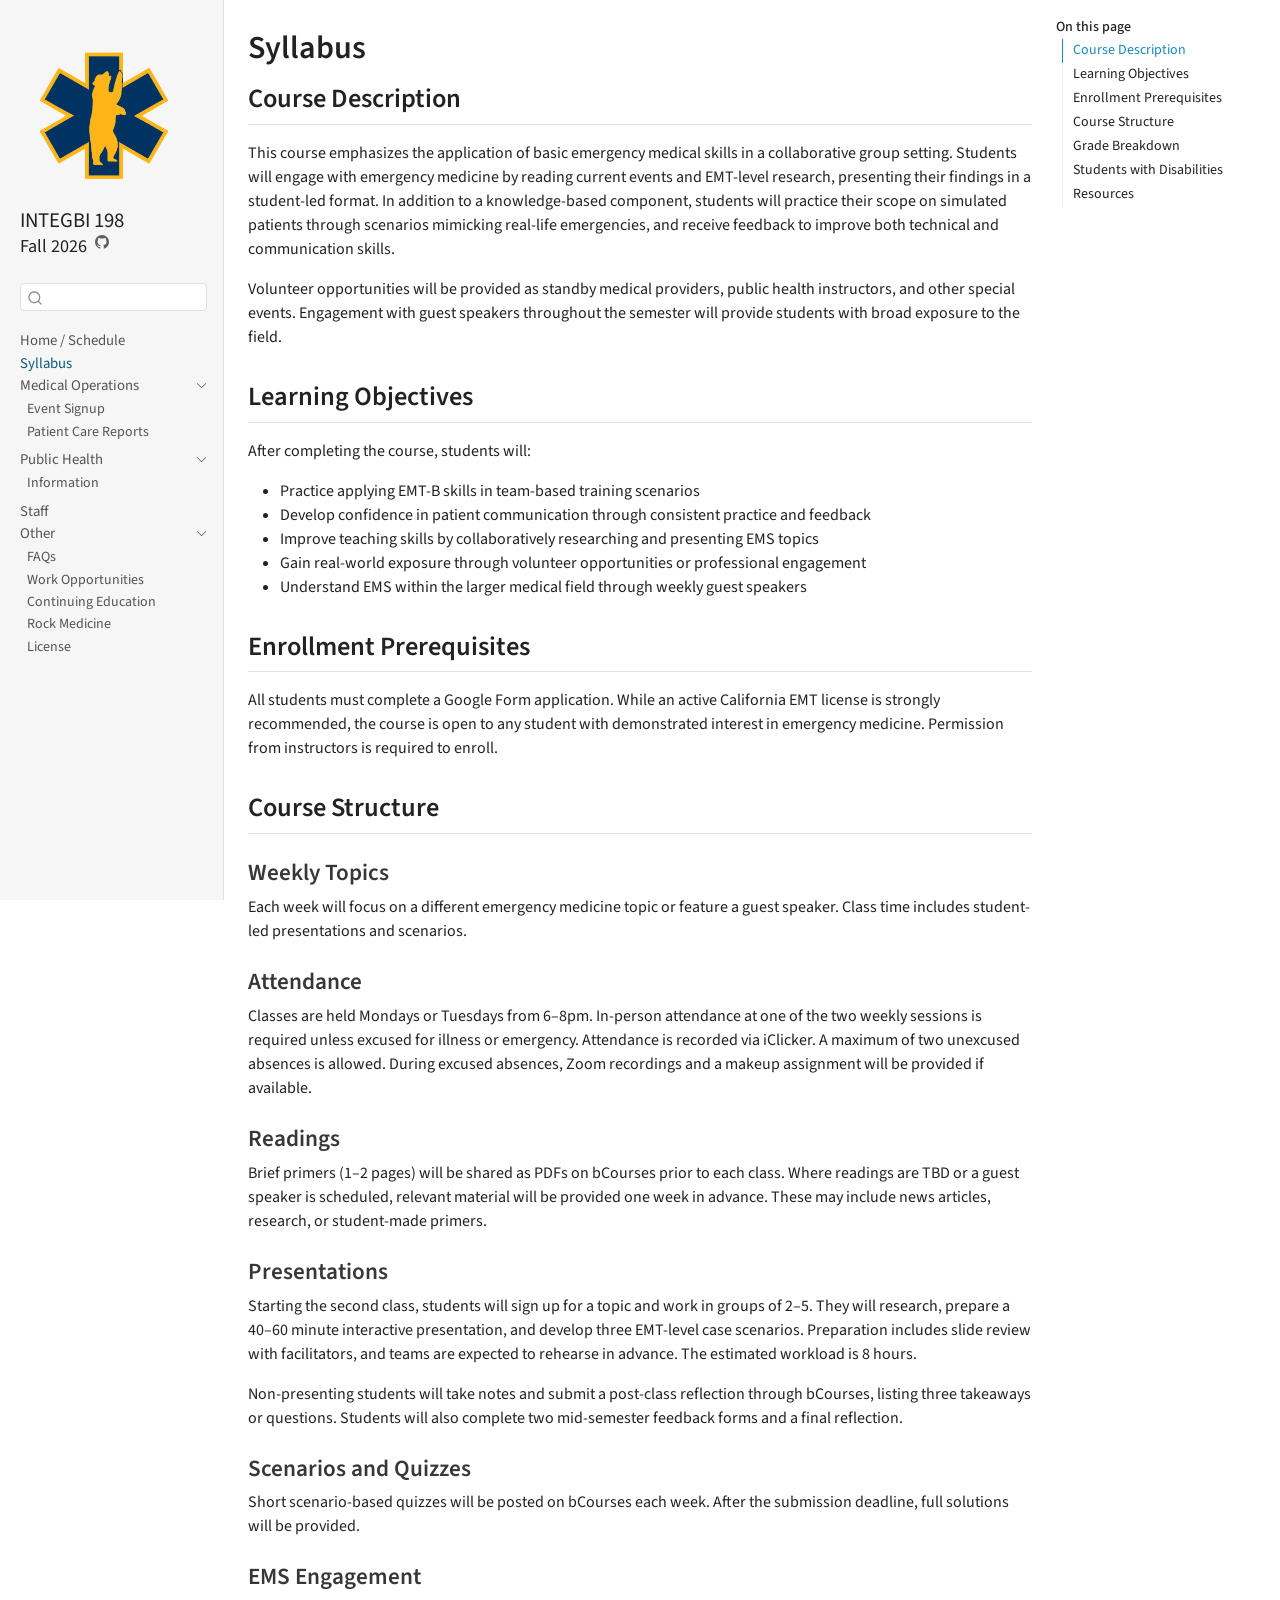
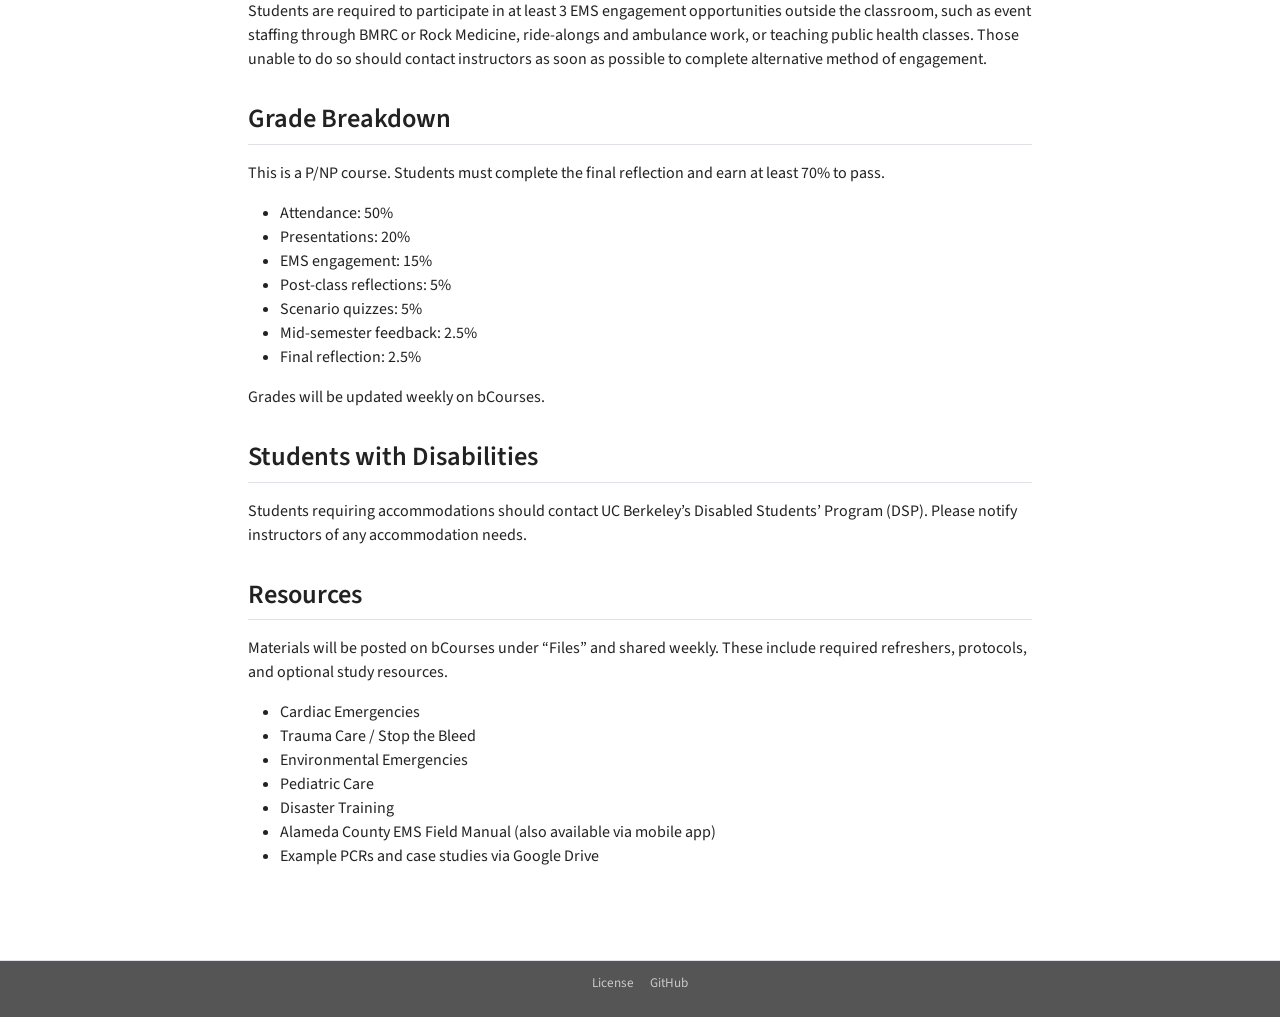
<file: syllabus.html>
<!DOCTYPE html>
<html xmlns="http://www.w3.org/1999/xhtml" lang="en" xml:lang="en"><head>

<meta charset="utf-8">
<meta name="generator" content="quarto-1.9.38">

<meta name="viewport" content="width=device-width, initial-scale=1.0, user-scalable=yes">


<title>Syllabus</title>
<style>
/* Default styles provided by pandoc.
** See https://pandoc.org/MANUAL.html#variables-for-html for config info.
*/
code{white-space: pre-wrap;}
span.smallcaps{font-variant: small-caps;}
div.columns{display: flex; gap: min(4vw, 1.5em);}
div.column{flex: auto; overflow-x: auto;}
div.hanging-indent{margin-left: 1.5em; text-indent: -1.5em;}
ul.task-list{list-style: none;}
ul.task-list li input[type="checkbox"] {
  width: 0.8em;
  margin: 0 0.8em 0.2em -1em; /* quarto-specific, see https://github.com/quarto-dev/quarto-cli/issues/4556 */ 
  vertical-align: middle;
}
</style>


<script src="site_libs/quarto-nav/quarto-nav.js"></script>
<script src="site_libs/quarto-nav/headroom.min.js"></script>
<script src="site_libs/clipboard/clipboard.min.js"></script>
<script src="site_libs/quarto-search/autocomplete.umd.js"></script>
<script src="site_libs/quarto-search/fuse.min.js"></script>
<script src="site_libs/quarto-search/quarto-search.js"></script>
<meta name="quarto:offset" content="./">
<link href="./assets/favicon.ico" rel="icon">
<script src="site_libs/quarto-html/quarto.js" type="module"></script>
<script src="site_libs/quarto-html/tabsets/tabsets.js" type="module"></script>
<script src="site_libs/quarto-html/popper.min.js"></script>
<script src="site_libs/quarto-html/tippy.umd.min.js"></script>
<script src="site_libs/quarto-html/anchor.min.js"></script>
<link href="site_libs/quarto-html/tippy.css" rel="stylesheet">
<link href="site_libs/quarto-html/quarto-syntax-highlighting-15634bcf2e68342d4ad2dfa704d543f6.css" rel="stylesheet" id="quarto-text-highlighting-styles">
<script src="site_libs/bootstrap/bootstrap.min.js"></script>
<link href="site_libs/bootstrap/bootstrap-icons.css" rel="stylesheet">
<link href="site_libs/bootstrap/bootstrap-359db4a8e19cfa2fc50050059bcbb3c5.min.css" rel="stylesheet" append-hash="true" id="quarto-bootstrap" data-mode="light">
<script id="quarto-search-options" type="application/json">{
  "location": "sidebar",
  "copy-button": false,
  "collapse-after": 3,
  "panel-placement": "start",
  "type": "textbox",
  "limit": 50,
  "keyboard-shortcut": [
    "f",
    "/",
    "s"
  ],
  "show-item-context": false,
  "language": {
    "search-no-results-text": "No results",
    "search-matching-documents-text": "matching documents",
    "search-copy-link-title": "Copy link to search",
    "search-hide-matches-text": "Hide additional matches",
    "search-more-match-text": "more match in this document",
    "search-more-matches-text": "more matches in this document",
    "search-clear-button-title": "Clear",
    "search-text-placeholder": "",
    "search-detached-cancel-button-title": "Cancel",
    "search-submit-button-title": "Submit",
    "search-label": "Search"
  }
}</script>


<link rel="stylesheet" href="assets/styles.css">
</head>

<body class="nav-sidebar docked quarto-light">

<div id="quarto-search-results"></div>
  <header id="quarto-header" class="headroom fixed-top">
  <nav class="quarto-secondary-nav">
    <div class="container-fluid d-flex">
      <button type="button" class="quarto-btn-toggle btn" data-bs-toggle="collapse" role="button" data-bs-target=".quarto-sidebar-collapse-item" aria-controls="quarto-sidebar" aria-expanded="false" aria-label="Toggle sidebar navigation" onclick="if (window.quartoToggleHeadroom) { window.quartoToggleHeadroom(); }">
        <i class="bi bi-layout-text-sidebar-reverse"></i>
      </button>
        <nav class="quarto-page-breadcrumbs" aria-label="breadcrumb"><ol class="breadcrumb"><li class="breadcrumb-item"><a href="./syllabus.html">Syllabus</a></li></ol></nav>
        <a class="flex-grow-1" role="navigation" data-bs-toggle="collapse" data-bs-target=".quarto-sidebar-collapse-item" aria-controls="quarto-sidebar" aria-expanded="false" aria-label="Toggle sidebar navigation" onclick="if (window.quartoToggleHeadroom) { window.quartoToggleHeadroom(); }">      
        </a>
      <button type="button" class="btn quarto-search-button" aria-label="Search" onclick="window.quartoOpenSearch();">
        <i class="bi bi-search"></i>
      </button>
    </div>
  </nav>
</header>
<!-- content -->
<div id="quarto-content" class="quarto-container page-columns page-rows-contents page-layout-article">
<!-- sidebar -->
  <nav id="quarto-sidebar" class="sidebar collapse collapse-horizontal quarto-sidebar-collapse-item sidebar-navigation docked overflow-auto">
    <div class="pt-lg-2 mt-2 text-left sidebar-header sidebar-header-stacked">
      <a href="./index.html" class="sidebar-logo-link">
      <img src="./assets/new_logo.png" alt="BMRC logo" class="sidebar-logo light-content py-0 d-lg-inline d-none">
      <img src="./assets/new_logo.png" alt="BMRC logo" class="sidebar-logo dark-content py-0 d-lg-inline d-none">
      </a>
    <div class="sidebar-title mb-0 py-0">
      <a href="./">INTEGBI 198 <br><small>Fall 2026</small></a> 
        <div class="sidebar-tools-main">
    <a href="https://github.com/berkeleymrc/fall-2026" title="" class="quarto-navigation-tool px-1" aria-label=""><i class="bi bi-github"></i></a>
</div>
    </div>
      </div>
        <div class="mt-2 flex-shrink-0 align-items-center">
        <div class="sidebar-search">
        <div id="quarto-search" class="" title="Search"></div>
        </div>
        </div>
    <div class="sidebar-menu-container"> 
    <ul class="list-unstyled mt-1">
        <li class="sidebar-item">
  <div class="sidebar-item-container"> 
  <a href="./index.html" class="sidebar-item-text sidebar-link">
 <span class="menu-text">Home / Schedule</span></a>
  </div>
</li>
        <li class="sidebar-item">
  <div class="sidebar-item-container"> 
  <a href="./syllabus.html" class="sidebar-item-text sidebar-link active">
 <span class="menu-text">Syllabus</span></a>
  </div>
</li>
        <li class="sidebar-item sidebar-item-section">
      <div class="sidebar-item-container"> 
            <a class="sidebar-item-text sidebar-link text-start" data-bs-toggle="collapse" data-bs-target="#quarto-sidebar-section-1" role="navigation" aria-expanded="true">
 <span class="menu-text">Medical Operations</span></a>
          <a class="sidebar-item-toggle text-start" data-bs-toggle="collapse" data-bs-target="#quarto-sidebar-section-1" role="navigation" aria-expanded="true" aria-label="Toggle section">
            <i class="bi bi-chevron-right ms-2"></i>
          </a> 
      </div>
      <ul id="quarto-sidebar-section-1" class="collapse list-unstyled sidebar-section depth1 show">  
          <li class="sidebar-item">
  <div class="sidebar-item-container"> 
  <a href="./medopsevents.html" class="sidebar-item-text sidebar-link">
 <span class="menu-text">Event Signup</span></a>
  </div>
</li>
          <li class="sidebar-item">
  <div class="sidebar-item-container"> 
  <a href="./pcrs.html" class="sidebar-item-text sidebar-link">
 <span class="menu-text">Patient Care Reports</span></a>
  </div>
</li>
      </ul>
  </li>
        <li class="sidebar-item sidebar-item-section">
      <div class="sidebar-item-container"> 
            <a class="sidebar-item-text sidebar-link text-start" data-bs-toggle="collapse" data-bs-target="#quarto-sidebar-section-2" role="navigation" aria-expanded="true">
 <span class="menu-text">Public Health</span></a>
          <a class="sidebar-item-toggle text-start" data-bs-toggle="collapse" data-bs-target="#quarto-sidebar-section-2" role="navigation" aria-expanded="true" aria-label="Toggle section">
            <i class="bi bi-chevron-right ms-2"></i>
          </a> 
      </div>
      <ul id="quarto-sidebar-section-2" class="collapse list-unstyled sidebar-section depth1 show">  
          <li class="sidebar-item">
  <div class="sidebar-item-container"> 
  <a href="./publichealthinfo.html" class="sidebar-item-text sidebar-link">
 <span class="menu-text">Information</span></a>
  </div>
</li>
      </ul>
  </li>
        <li class="sidebar-item">
  <div class="sidebar-item-container"> 
  <a href="./staff.html" class="sidebar-item-text sidebar-link">
 <span class="menu-text">Staff</span></a>
  </div>
</li>
        <li class="sidebar-item sidebar-item-section">
      <div class="sidebar-item-container"> 
            <a class="sidebar-item-text sidebar-link text-start" data-bs-toggle="collapse" data-bs-target="#quarto-sidebar-section-3" role="navigation" aria-expanded="true">
 <span class="menu-text">Other</span></a>
          <a class="sidebar-item-toggle text-start" data-bs-toggle="collapse" data-bs-target="#quarto-sidebar-section-3" role="navigation" aria-expanded="true" aria-label="Toggle section">
            <i class="bi bi-chevron-right ms-2"></i>
          </a> 
      </div>
      <ul id="quarto-sidebar-section-3" class="collapse list-unstyled sidebar-section depth1 show">  
          <li class="sidebar-item">
  <div class="sidebar-item-container"> 
  <a href="./faqs.html" class="sidebar-item-text sidebar-link">
 <span class="menu-text">FAQs</span></a>
  </div>
</li>
          <li class="sidebar-item">
  <div class="sidebar-item-container"> 
  <a href="./work.html" class="sidebar-item-text sidebar-link">
 <span class="menu-text">Work Opportunities</span></a>
  </div>
</li>
          <li class="sidebar-item">
  <div class="sidebar-item-container"> 
  <a href="./continuingeducation.html" class="sidebar-item-text sidebar-link">
 <span class="menu-text">Continuing Education</span></a>
  </div>
</li>
          <li class="sidebar-item">
  <div class="sidebar-item-container"> 
  <a href="./rockmed.html" class="sidebar-item-text sidebar-link">
 <span class="menu-text">Rock Medicine</span></a>
  </div>
</li>
          <li class="sidebar-item">
  <div class="sidebar-item-container"> 
  <a href="./license.html" class="sidebar-item-text sidebar-link">
 <span class="menu-text">License</span></a>
  </div>
</li>
      </ul>
  </li>
    </ul>
    </div>
</nav>
<div id="quarto-sidebar-glass" class="quarto-sidebar-collapse-item" data-bs-toggle="collapse" data-bs-target=".quarto-sidebar-collapse-item"></div>
<!-- margin-sidebar -->
    <div id="quarto-margin-sidebar" class="sidebar margin-sidebar">
        <nav id="TOC" role="doc-toc" class="toc-active">
    <h2 id="toc-title">On this page</h2>
   
  <ul>
  <li><a href="#course-description" id="toc-course-description" class="nav-link active" data-scroll-target="#course-description">Course Description</a></li>
  <li><a href="#learning-objectives" id="toc-learning-objectives" class="nav-link" data-scroll-target="#learning-objectives">Learning Objectives</a></li>
  <li><a href="#enrollment-prerequisites" id="toc-enrollment-prerequisites" class="nav-link" data-scroll-target="#enrollment-prerequisites">Enrollment Prerequisites</a></li>
  <li><a href="#course-structure" id="toc-course-structure" class="nav-link" data-scroll-target="#course-structure">Course Structure</a>
  <ul class="collapse">
  <li><a href="#weekly-topics" id="toc-weekly-topics" class="nav-link" data-scroll-target="#weekly-topics">Weekly Topics</a></li>
  <li><a href="#attendance" id="toc-attendance" class="nav-link" data-scroll-target="#attendance">Attendance</a></li>
  <li><a href="#readings" id="toc-readings" class="nav-link" data-scroll-target="#readings">Readings</a></li>
  <li><a href="#presentations" id="toc-presentations" class="nav-link" data-scroll-target="#presentations">Presentations</a></li>
  <li><a href="#scenarios-and-quizzes" id="toc-scenarios-and-quizzes" class="nav-link" data-scroll-target="#scenarios-and-quizzes">Scenarios and Quizzes</a></li>
  <li><a href="#ems-engagement" id="toc-ems-engagement" class="nav-link" data-scroll-target="#ems-engagement">EMS Engagement</a></li>
  </ul></li>
  <li><a href="#grade-breakdown" id="toc-grade-breakdown" class="nav-link" data-scroll-target="#grade-breakdown">Grade Breakdown</a></li>
  <li><a href="#students-with-disabilities" id="toc-students-with-disabilities" class="nav-link" data-scroll-target="#students-with-disabilities">Students with Disabilities</a></li>
  <li><a href="#resources" id="toc-resources" class="nav-link" data-scroll-target="#resources">Resources</a></li>
  </ul>
</nav>
    </div>
<!-- main -->
<main class="content" id="quarto-document-content">

<header id="title-block-header" class="quarto-title-block default">
<div class="quarto-title">
<h1 class="title">Syllabus</h1>
</div>



<div class="quarto-title-meta">

    
  
    
  </div>
  


</header>


<section id="course-description" class="level2">
<h2 class="anchored" data-anchor-id="course-description">Course Description</h2>
<p>This course emphasizes the application of basic emergency medical skills in a collaborative group setting. Students will engage with emergency medicine by reading current events and EMT-level research, presenting their findings in a student-led format. In addition to a knowledge-based component, students will practice their scope on simulated patients through scenarios mimicking real-life emergencies, and receive feedback to improve both technical and communication skills.</p>
<p>Volunteer opportunities will be provided as standby medical providers, public health instructors, and other special events. Engagement with guest speakers throughout the semester will provide students with broad exposure to the field.</p>
</section>
<section id="learning-objectives" class="level2">
<h2 class="anchored" data-anchor-id="learning-objectives">Learning Objectives</h2>
<p>After completing the course, students will:</p>
<ul>
<li>Practice applying EMT-B skills in team-based training scenarios</li>
<li>Develop confidence in patient communication through consistent practice and feedback</li>
<li>Improve teaching skills by collaboratively researching and presenting EMS topics</li>
<li>Gain real-world exposure through volunteer opportunities or professional engagement</li>
<li>Understand EMS within the larger medical field through weekly guest speakers</li>
</ul>
</section>
<section id="enrollment-prerequisites" class="level2">
<h2 class="anchored" data-anchor-id="enrollment-prerequisites">Enrollment Prerequisites</h2>
<p>All students must complete a Google Form application. While an active California EMT license is strongly recommended, the course is open to any student with demonstrated interest in emergency medicine. Permission from instructors is required to enroll.</p>
</section>
<section id="course-structure" class="level2">
<h2 class="anchored" data-anchor-id="course-structure">Course Structure</h2>
<section id="weekly-topics" class="level3">
<h3 class="anchored" data-anchor-id="weekly-topics">Weekly Topics</h3>
<p>Each week will focus on a different emergency medicine topic or feature a guest speaker. Class time includes student-led presentations and scenarios.</p>
</section>
<section id="attendance" class="level3">
<h3 class="anchored" data-anchor-id="attendance">Attendance</h3>
<p>Classes are held Mondays or Tuesdays from 6–8pm. In-person attendance at one of the two weekly sessions is required unless excused for illness or emergency. Attendance is recorded via iClicker. A maximum of two unexcused absences is allowed. During excused absences, Zoom recordings and a makeup assignment will be provided if available.</p>
</section>
<section id="readings" class="level3">
<h3 class="anchored" data-anchor-id="readings">Readings</h3>
<p>Brief primers (1–2 pages) will be shared as PDFs on bCourses prior to each class. Where readings are TBD or a guest speaker is scheduled, relevant material will be provided one week in advance. These may include news articles, research, or student-made primers.</p>
</section>
<section id="presentations" class="level3">
<h3 class="anchored" data-anchor-id="presentations">Presentations</h3>
<p>Starting the second class, students will sign up for a topic and work in groups of 2–5. They will research, prepare a 40–60 minute interactive presentation, and develop three EMT-level case scenarios. Preparation includes slide review with facilitators, and teams are expected to rehearse in advance. The estimated workload is 8 hours.</p>
<p>Non-presenting students will take notes and submit a post-class reflection through bCourses, listing three takeaways or questions. Students will also complete two mid-semester feedback forms and a final reflection.</p>
</section>
<section id="scenarios-and-quizzes" class="level3">
<h3 class="anchored" data-anchor-id="scenarios-and-quizzes">Scenarios and Quizzes</h3>
<p>Short scenario-based quizzes will be posted on bCourses each week. After the submission deadline, full solutions will be provided.</p>
</section>
<section id="ems-engagement" class="level3">
<h3 class="anchored" data-anchor-id="ems-engagement">EMS Engagement</h3>
<p>Students are required to participate in at least 3 EMS engagement opportunities outside the classroom, such as event staffing through BMRC or Rock Medicine, ride-alongs and ambulance work, or teaching public health classes. Those unable to do so should contact instructors as soon as possible to complete alternative method of engagement.</p>
</section>
</section>
<section id="grade-breakdown" class="level2">
<h2 class="anchored" data-anchor-id="grade-breakdown">Grade Breakdown</h2>
<p>This is a P/NP course. Students must complete the final reflection and earn at least 70% to pass.</p>
<ul>
<li>Attendance: 50%</li>
<li>Presentations: 20%</li>
<li>EMS engagement: 15%</li>
<li>Post-class reflections: 5%</li>
<li>Scenario quizzes: 5%</li>
<li>Mid-semester feedback: 2.5%</li>
<li>Final reflection: 2.5%</li>
</ul>
<p>Grades will be updated weekly on bCourses.</p>
</section>
<section id="students-with-disabilities" class="level2">
<h2 class="anchored" data-anchor-id="students-with-disabilities">Students with Disabilities</h2>
<p>Students requiring accommodations should contact UC Berkeley’s Disabled Students’ Program (DSP). Please notify instructors of any accommodation needs.</p>
</section>
<section id="resources" class="level2">
<h2 class="anchored" data-anchor-id="resources">Resources</h2>
<p>Materials will be posted on bCourses under “Files” and shared weekly. These include required refreshers, protocols, and optional study resources.</p>
<ul>
<li>Cardiac Emergencies</li>
<li>Trauma Care / Stop the Bleed</li>
<li>Environmental Emergencies</li>
<li>Pediatric Care</li>
<li>Disaster Training</li>
<li>Alameda County EMS Field Manual (also available via mobile app)</li>
<li>Example PCRs and case studies via Google Drive</li>
</ul>


</section>

</main> <!-- /main -->
<!-- Google tag (gtag.js) -->
<script async="" src="https://www.googletagmanager.com/gtag/js?id=G-GJ80ZEKEDY"></script>
<script>
  window.dataLayer = window.dataLayer || [];
  function gtag(){dataLayer.push(arguments);}
  gtag('js', new Date());

  gtag('config', 'G-GJ80ZEKEDY');
</script>
<script id="quarto-html-after-body" type="application/javascript">
  window.document.addEventListener("DOMContentLoaded", function (event) {
    const icon = "";
    const anchorJS = new window.AnchorJS();
    anchorJS.options = {
      placement: 'right',
      icon: icon
    };
    anchorJS.add('.anchored');
    const isCodeAnnotation = (el) => {
      for (const clz of el.classList) {
        if (clz.startsWith('code-annotation-')) {                     
          return true;
        }
      }
      return false;
    }
    const onCopySuccess = function(e) {
      // button target
      const button = e.trigger;
      // don't keep focus
      button.blur();
      // flash "checked"
      button.classList.add('code-copy-button-checked');
      var currentTitle = button.getAttribute("title");
      button.setAttribute("title", "Copied!");
      let tooltip;
      if (window.bootstrap) {
        button.setAttribute("data-bs-toggle", "tooltip");
        button.setAttribute("data-bs-placement", "left");
        button.setAttribute("data-bs-title", "Copied!");
        tooltip = new bootstrap.Tooltip(button, 
          { trigger: "manual", 
            customClass: "code-copy-button-tooltip",
            offset: [0, -8]});
        tooltip.show();    
      }
      setTimeout(function() {
        if (tooltip) {
          tooltip.hide();
          button.removeAttribute("data-bs-title");
          button.removeAttribute("data-bs-toggle");
          button.removeAttribute("data-bs-placement");
        }
        button.setAttribute("title", currentTitle);
        button.classList.remove('code-copy-button-checked');
      }, 1000);
      // clear code selection
      e.clearSelection();
    }
    const getTextToCopy = function(trigger) {
      const outerScaffold = trigger.parentElement.cloneNode(true);
      const codeEl = outerScaffold.querySelector('code');
      for (const childEl of codeEl.children) {
        if (isCodeAnnotation(childEl)) {
          childEl.remove();
        }
      }
      return codeEl.innerText;
    }
    const clipboard = new window.ClipboardJS('.code-copy-button:not([data-in-quarto-modal])', {
      text: getTextToCopy
    });
    clipboard.on('success', onCopySuccess);
    if (window.document.getElementById('quarto-embedded-source-code-modal')) {
      const clipboardModal = new window.ClipboardJS('.code-copy-button[data-in-quarto-modal]', {
        text: getTextToCopy,
        container: window.document.getElementById('quarto-embedded-source-code-modal')
      });
      clipboardModal.on('success', onCopySuccess);
    }
      var localhostRegex = new RegExp(/^(?:http|https):\/\/localhost\:?[0-9]*\//);
      var mailtoRegex = new RegExp(/^mailto:/);
        var filterRegex = new RegExp('/' + window.location.host + '/');
      var isInternal = (href) => {
          return filterRegex.test(href) || localhostRegex.test(href) || mailtoRegex.test(href);
      }
      // Inspect non-navigation links and adorn them if external
     var links = window.document.querySelectorAll('a[href]:not(.nav-link):not(.navbar-brand):not(.toc-action):not(.sidebar-link):not(.sidebar-item-toggle):not(.pagination-link):not(.no-external):not([aria-hidden]):not(.dropdown-item):not(.quarto-navigation-tool):not(.about-link)');
      for (var i=0; i<links.length; i++) {
        const link = links[i];
        if (!isInternal(link.href)) {
          // undo the damage that might have been done by quarto-nav.js in the case of
          // links that we want to consider external
          if (link.dataset.originalHref !== undefined) {
            link.href = link.dataset.originalHref;
          }
        }
      }
    function tippyHover(el, contentFn, onTriggerFn, onUntriggerFn) {
      const config = {
        allowHTML: true,
        maxWidth: 500,
        delay: 100,
        arrow: false,
        appendTo: function(el) {
            return el.parentElement;
        },
        interactive: true,
        interactiveBorder: 10,
        theme: 'quarto',
        placement: 'bottom-start',
      };
      if (contentFn) {
        config.content = contentFn;
      }
      if (onTriggerFn) {
        config.onTrigger = onTriggerFn;
      }
      if (onUntriggerFn) {
        config.onUntrigger = onUntriggerFn;
      }
      window.tippy(el, config); 
    }
    const noterefs = window.document.querySelectorAll('a[role="doc-noteref"]');
    for (var i=0; i<noterefs.length; i++) {
      const ref = noterefs[i];
      tippyHover(ref, function() {
        // use id or data attribute instead here
        let href = ref.getAttribute('data-footnote-href') || ref.getAttribute('href');
        try { href = new URL(href).hash; } catch {}
        const id = href.replace(/^#\/?/, "");
        const note = window.document.getElementById(id);
        if (note) {
          return note.innerHTML;
        } else {
          return "";
        }
      });
    }
    const xrefs = window.document.querySelectorAll('a.quarto-xref');
    const processXRef = (id, note) => {
      // Strip column container classes
      const stripColumnClz = (el) => {
        el.classList.remove("page-full", "page-columns");
        if (el.children) {
          for (const child of el.children) {
            stripColumnClz(child);
          }
        }
      }
      stripColumnClz(note)
      if (id === null || id.startsWith('sec-')) {
        // Special case sections, only their first couple elements
        const container = document.createElement("div");
        if (note.children && note.children.length > 2) {
          container.appendChild(note.children[0].cloneNode(true));
          for (let i = 1; i < note.children.length; i++) {
            const child = note.children[i];
            if (child.tagName === "P" && child.innerText === "") {
              continue;
            } else {
              container.appendChild(child.cloneNode(true));
              break;
            }
          }
          if (window.Quarto?.typesetMath) {
            window.Quarto.typesetMath(container);
          }
          return container.innerHTML
        } else {
          if (window.Quarto?.typesetMath) {
            window.Quarto.typesetMath(note);
          }
          return note.innerHTML;
        }
      } else {
        // Remove any anchor links if they are present
        const anchorLink = note.querySelector('a.anchorjs-link');
        if (anchorLink) {
          anchorLink.remove();
        }
        if (window.Quarto?.typesetMath) {
          window.Quarto.typesetMath(note);
        }
        if (note.classList.contains("callout")) {
          return note.outerHTML;
        } else {
          return note.innerHTML;
        }
      }
    }
    for (var i=0; i<xrefs.length; i++) {
      const xref = xrefs[i];
      tippyHover(xref, undefined, function(instance) {
        instance.disable();
        let url = xref.getAttribute('href');
        let hash = undefined; 
        if (url.startsWith('#')) {
          hash = url;
        } else {
          try { hash = new URL(url).hash; } catch {}
        }
        if (hash) {
          const id = hash.replace(/^#\/?/, "");
          const note = window.document.getElementById(id);
          if (note !== null) {
            try {
              const html = processXRef(id, note.cloneNode(true));
              instance.setContent(html);
            } finally {
              instance.enable();
              instance.show();
            }
          } else {
            // See if we can fetch this
            fetch(url.split('#')[0])
            .then(res => res.text())
            .then(html => {
              const parser = new DOMParser();
              const htmlDoc = parser.parseFromString(html, "text/html");
              const note = htmlDoc.getElementById(id);
              if (note !== null) {
                const html = processXRef(id, note);
                instance.setContent(html);
              } 
            }).finally(() => {
              instance.enable();
              instance.show();
            });
          }
        } else {
          // See if we can fetch a full url (with no hash to target)
          // This is a special case and we should probably do some content thinning / targeting
          fetch(url)
          .then(res => res.text())
          .then(html => {
            const parser = new DOMParser();
            const htmlDoc = parser.parseFromString(html, "text/html");
            const note = htmlDoc.querySelector('main.content');
            if (note !== null) {
              // This should only happen for chapter cross references
              // (since there is no id in the URL)
              // remove the first header
              if (note.children.length > 0 && note.children[0].tagName === "HEADER") {
                note.children[0].remove();
              }
              const html = processXRef(null, note);
              instance.setContent(html);
            } 
          }).finally(() => {
            instance.enable();
            instance.show();
          });
        }
      }, function(instance) {
      });
    }
        let selectedAnnoteEl;
        const selectorForAnnotation = ( cell, annotation) => {
          let cellAttr = 'data-code-cell="' + cell + '"';
          let lineAttr = 'data-code-annotation="' +  annotation + '"';
          const selector = 'span[' + cellAttr + '][' + lineAttr + ']';
          return selector;
        }
        const selectCodeLines = (annoteEl) => {
          const doc = window.document;
          const targetCell = annoteEl.getAttribute("data-target-cell");
          const targetAnnotation = annoteEl.getAttribute("data-target-annotation");
          const annoteSpan = window.document.querySelector(selectorForAnnotation(targetCell, targetAnnotation));
          const lines = annoteSpan.getAttribute("data-code-lines").split(",");
          const lineIds = lines.map((line) => {
            return targetCell + "-" + line;
          })
          let top = null;
          let height = null;
          let parent = null;
          if (lineIds.length > 0) {
              //compute the position of the single el (top and bottom and make a div)
              const el = window.document.getElementById(lineIds[0]);
              top = el.offsetTop;
              height = el.offsetHeight;
              parent = el.parentElement.parentElement;
            if (lineIds.length > 1) {
              const lastEl = window.document.getElementById(lineIds[lineIds.length - 1]);
              const bottom = lastEl.offsetTop + lastEl.offsetHeight;
              height = bottom - top;
            }
            if (top !== null && height !== null && parent !== null) {
              // cook up a div (if necessary) and position it 
              let div = window.document.getElementById("code-annotation-line-highlight");
              if (div === null) {
                div = window.document.createElement("div");
                div.setAttribute("id", "code-annotation-line-highlight");
                div.style.position = 'absolute';
                parent.appendChild(div);
              }
              div.style.top = top - 2 + "px";
              div.style.height = height + 4 + "px";
              div.style.left = 0;
              let gutterDiv = window.document.getElementById("code-annotation-line-highlight-gutter");
              if (gutterDiv === null) {
                gutterDiv = window.document.createElement("div");
                gutterDiv.setAttribute("id", "code-annotation-line-highlight-gutter");
                gutterDiv.style.position = 'absolute';
                const codeCell = window.document.getElementById(targetCell);
                const gutter = codeCell.querySelector('.code-annotation-gutter');
                gutter.appendChild(gutterDiv);
              }
              gutterDiv.style.top = top - 2 + "px";
              gutterDiv.style.height = height + 4 + "px";
            }
            selectedAnnoteEl = annoteEl;
          }
        };
        const unselectCodeLines = () => {
          const elementsIds = ["code-annotation-line-highlight", "code-annotation-line-highlight-gutter"];
          elementsIds.forEach((elId) => {
            const div = window.document.getElementById(elId);
            if (div) {
              div.remove();
            }
          });
          selectedAnnoteEl = undefined;
        };
          // Handle positioning of the toggle
      window.addEventListener(
        "resize",
        throttle(() => {
          elRect = undefined;
          if (selectedAnnoteEl) {
            selectCodeLines(selectedAnnoteEl);
          }
        }, 10)
      );
      function throttle(fn, ms) {
      let throttle = false;
      let timer;
        return (...args) => {
          if(!throttle) { // first call gets through
              fn.apply(this, args);
              throttle = true;
          } else { // all the others get throttled
              if(timer) clearTimeout(timer); // cancel #2
              timer = setTimeout(() => {
                fn.apply(this, args);
                timer = throttle = false;
              }, ms);
          }
        };
      }
        // Attach click handler to the DT
        const annoteDls = window.document.querySelectorAll('dt[data-target-cell]');
        for (const annoteDlNode of annoteDls) {
          annoteDlNode.addEventListener('click', (event) => {
            const clickedEl = event.target;
            if (clickedEl !== selectedAnnoteEl) {
              unselectCodeLines();
              const activeEl = window.document.querySelector('dt[data-target-cell].code-annotation-active');
              if (activeEl) {
                activeEl.classList.remove('code-annotation-active');
              }
              selectCodeLines(clickedEl);
              clickedEl.classList.add('code-annotation-active');
            } else {
              // Unselect the line
              unselectCodeLines();
              clickedEl.classList.remove('code-annotation-active');
            }
          });
        }
    const findCites = (el) => {
      const parentEl = el.parentElement;
      if (parentEl) {
        const cites = parentEl.dataset.cites;
        if (cites) {
          return {
            el,
            cites: cites.split(' ')
          };
        } else {
          return findCites(el.parentElement)
        }
      } else {
        return undefined;
      }
    };
    var bibliorefs = window.document.querySelectorAll('a[role="doc-biblioref"]');
    for (var i=0; i<bibliorefs.length; i++) {
      const ref = bibliorefs[i];
      const citeInfo = findCites(ref);
      if (citeInfo) {
        tippyHover(citeInfo.el, function() {
          var popup = window.document.createElement('div');
          citeInfo.cites.forEach(function(cite) {
            var citeDiv = window.document.createElement('div');
            citeDiv.classList.add('hanging-indent');
            citeDiv.classList.add('csl-entry');
            var biblioDiv = window.document.getElementById('ref-' + cite);
            if (biblioDiv) {
              citeDiv.innerHTML = biblioDiv.innerHTML;
            }
            popup.appendChild(citeDiv);
          });
          return popup.innerHTML;
        });
      }
    }
  });
  </script>
</div> <!-- /content -->
<footer class="footer">
  <div class="nav-footer">
    <div class="nav-footer-left">
      &nbsp;
    </div>   
    <div class="nav-footer-center">
      <ul class="footer-items list-unstyled">
    <li class="nav-item">
    <a class="nav-link active" href="./license.html" aria-current="page">
<p>License</p>
</a>
  </li>  
    <li class="nav-item">
    <a class="nav-link" href="https://github.com/berkeleymrc/fall-2026">
<p>GitHub</p>
</a>
  </li>  
</ul>
    </div>
    <div class="nav-footer-right">
      &nbsp;
    </div>
  </div>
</footer>




</body></html>
</file>
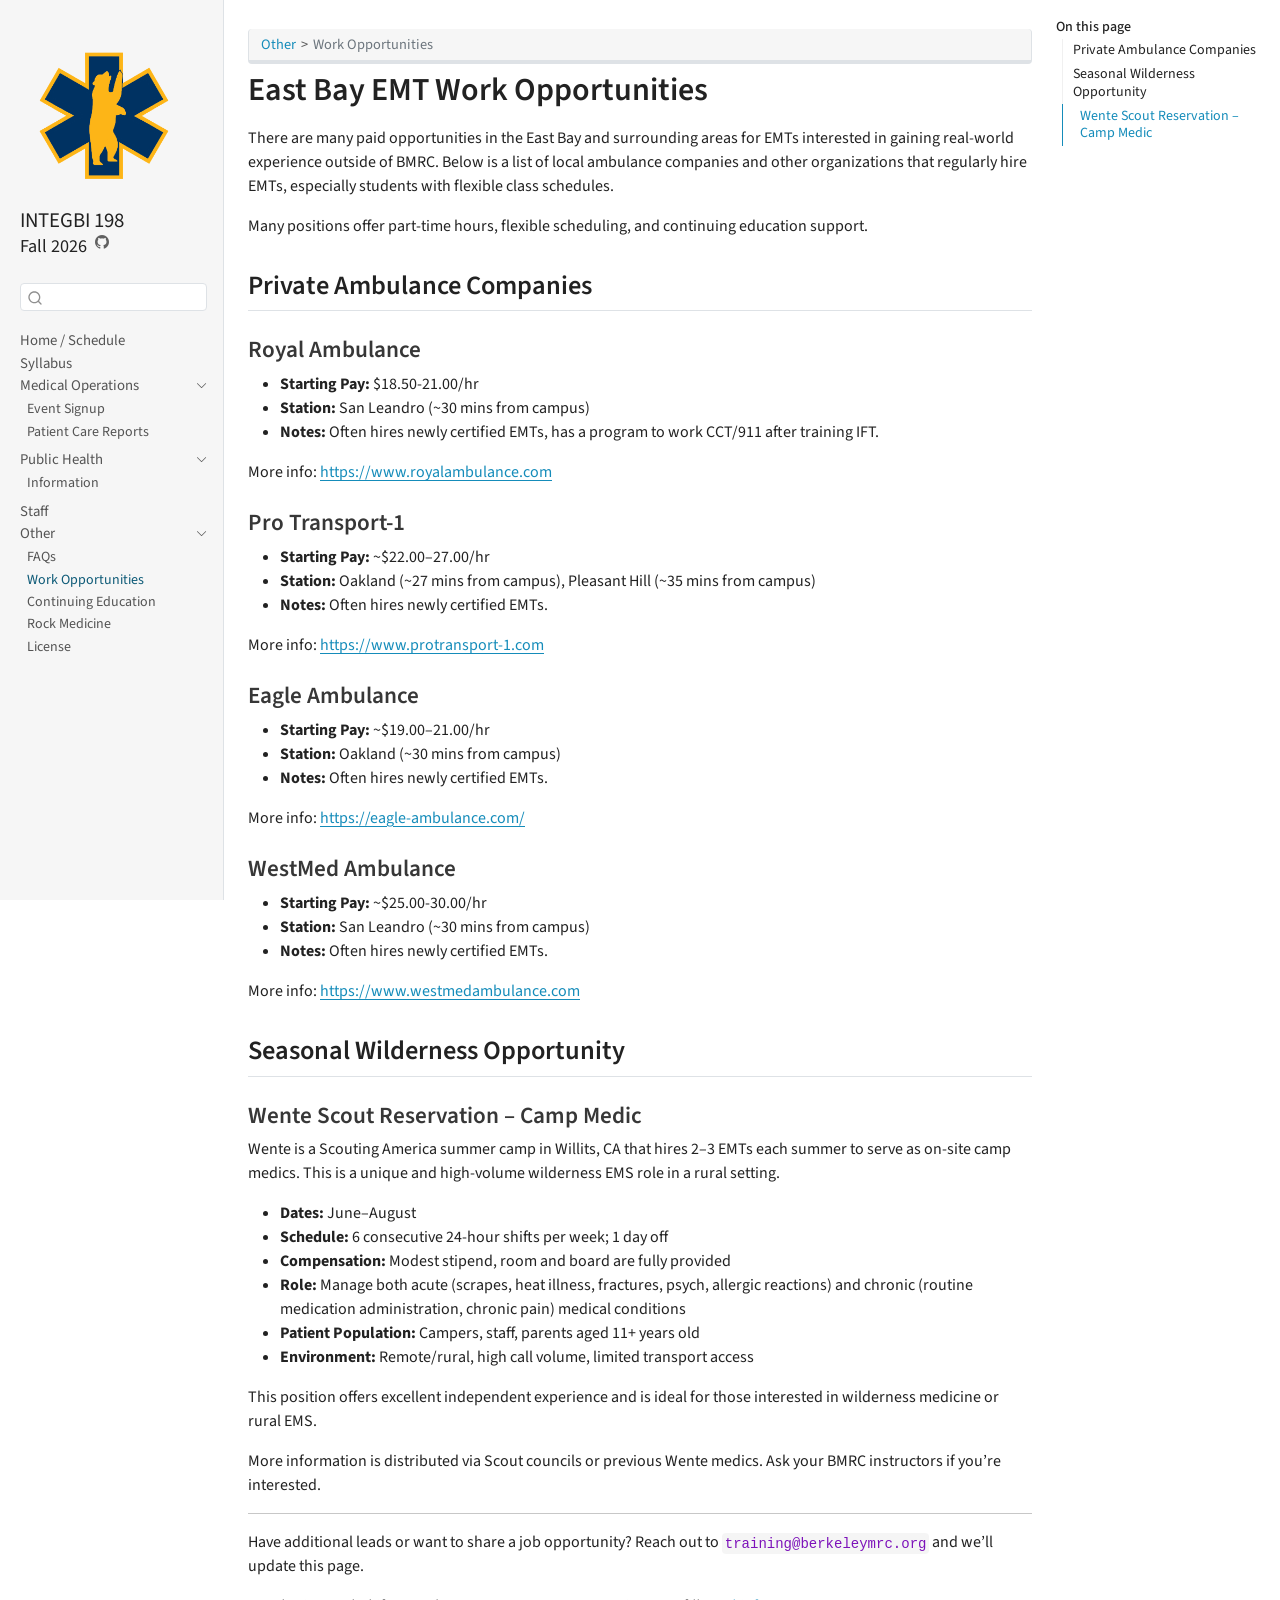
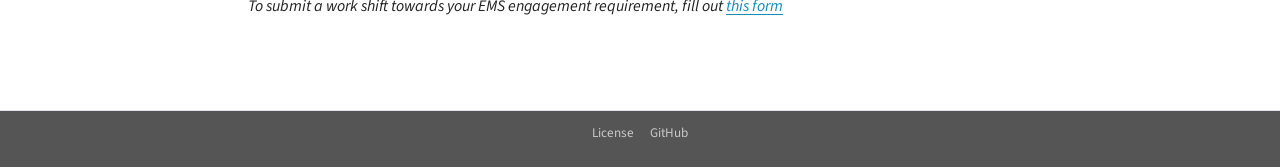
<file: work.html>
<!DOCTYPE html>
<html xmlns="http://www.w3.org/1999/xhtml" lang="en" xml:lang="en"><head>

<meta charset="utf-8">
<meta name="generator" content="quarto-1.9.38">

<meta name="viewport" content="width=device-width, initial-scale=1.0, user-scalable=yes">


<title>East Bay EMT Work Opportunities</title>
<style>
/* Default styles provided by pandoc.
** See https://pandoc.org/MANUAL.html#variables-for-html for config info.
*/
code{white-space: pre-wrap;}
span.smallcaps{font-variant: small-caps;}
div.columns{display: flex; gap: min(4vw, 1.5em);}
div.column{flex: auto; overflow-x: auto;}
div.hanging-indent{margin-left: 1.5em; text-indent: -1.5em;}
ul.task-list{list-style: none;}
ul.task-list li input[type="checkbox"] {
  width: 0.8em;
  margin: 0 0.8em 0.2em -1em; /* quarto-specific, see https://github.com/quarto-dev/quarto-cli/issues/4556 */ 
  vertical-align: middle;
}
</style>


<script src="site_libs/quarto-nav/quarto-nav.js"></script>
<script src="site_libs/quarto-nav/headroom.min.js"></script>
<script src="site_libs/clipboard/clipboard.min.js"></script>
<script src="site_libs/quarto-search/autocomplete.umd.js"></script>
<script src="site_libs/quarto-search/fuse.min.js"></script>
<script src="site_libs/quarto-search/quarto-search.js"></script>
<meta name="quarto:offset" content="./">
<link href="./assets/favicon.ico" rel="icon">
<script src="site_libs/quarto-html/quarto.js" type="module"></script>
<script src="site_libs/quarto-html/tabsets/tabsets.js" type="module"></script>
<script src="site_libs/quarto-html/popper.min.js"></script>
<script src="site_libs/quarto-html/tippy.umd.min.js"></script>
<script src="site_libs/quarto-html/anchor.min.js"></script>
<link href="site_libs/quarto-html/tippy.css" rel="stylesheet">
<link href="site_libs/quarto-html/quarto-syntax-highlighting-15634bcf2e68342d4ad2dfa704d543f6.css" rel="stylesheet" id="quarto-text-highlighting-styles">
<script src="site_libs/bootstrap/bootstrap.min.js"></script>
<link href="site_libs/bootstrap/bootstrap-icons.css" rel="stylesheet">
<link href="site_libs/bootstrap/bootstrap-359db4a8e19cfa2fc50050059bcbb3c5.min.css" rel="stylesheet" append-hash="true" id="quarto-bootstrap" data-mode="light">
<script id="quarto-search-options" type="application/json">{
  "location": "sidebar",
  "copy-button": false,
  "collapse-after": 3,
  "panel-placement": "start",
  "type": "textbox",
  "limit": 50,
  "keyboard-shortcut": [
    "f",
    "/",
    "s"
  ],
  "show-item-context": false,
  "language": {
    "search-no-results-text": "No results",
    "search-matching-documents-text": "matching documents",
    "search-copy-link-title": "Copy link to search",
    "search-hide-matches-text": "Hide additional matches",
    "search-more-match-text": "more match in this document",
    "search-more-matches-text": "more matches in this document",
    "search-clear-button-title": "Clear",
    "search-text-placeholder": "",
    "search-detached-cancel-button-title": "Cancel",
    "search-submit-button-title": "Submit",
    "search-label": "Search"
  }
}</script>


<link rel="stylesheet" href="assets/styles.css">
</head>

<body class="nav-sidebar docked quarto-light">

<div id="quarto-search-results"></div>
  <header id="quarto-header" class="headroom fixed-top">
  <nav class="quarto-secondary-nav">
    <div class="container-fluid d-flex">
      <button type="button" class="quarto-btn-toggle btn" data-bs-toggle="collapse" role="button" data-bs-target=".quarto-sidebar-collapse-item" aria-controls="quarto-sidebar" aria-expanded="false" aria-label="Toggle sidebar navigation" onclick="if (window.quartoToggleHeadroom) { window.quartoToggleHeadroom(); }">
        <i class="bi bi-layout-text-sidebar-reverse"></i>
      </button>
        <nav class="quarto-page-breadcrumbs" aria-label="breadcrumb"><ol class="breadcrumb"><li class="breadcrumb-item"><a href="./faqs.html">Other</a></li><li class="breadcrumb-item"><a href="./work.html">Work Opportunities</a></li></ol></nav>
        <a class="flex-grow-1" role="navigation" data-bs-toggle="collapse" data-bs-target=".quarto-sidebar-collapse-item" aria-controls="quarto-sidebar" aria-expanded="false" aria-label="Toggle sidebar navigation" onclick="if (window.quartoToggleHeadroom) { window.quartoToggleHeadroom(); }">      
        </a>
      <button type="button" class="btn quarto-search-button" aria-label="Search" onclick="window.quartoOpenSearch();">
        <i class="bi bi-search"></i>
      </button>
    </div>
  </nav>
</header>
<!-- content -->
<div id="quarto-content" class="quarto-container page-columns page-rows-contents page-layout-article">
<!-- sidebar -->
  <nav id="quarto-sidebar" class="sidebar collapse collapse-horizontal quarto-sidebar-collapse-item sidebar-navigation docked overflow-auto">
    <div class="pt-lg-2 mt-2 text-left sidebar-header sidebar-header-stacked">
      <a href="./index.html" class="sidebar-logo-link">
      <img src="./assets/new_logo.png" alt="BMRC logo" class="sidebar-logo light-content py-0 d-lg-inline d-none">
      <img src="./assets/new_logo.png" alt="BMRC logo" class="sidebar-logo dark-content py-0 d-lg-inline d-none">
      </a>
    <div class="sidebar-title mb-0 py-0">
      <a href="./">INTEGBI 198 <br><small>Fall 2026</small></a> 
        <div class="sidebar-tools-main">
    <a href="https://github.com/berkeleymrc/fall-2026" title="" class="quarto-navigation-tool px-1" aria-label=""><i class="bi bi-github"></i></a>
</div>
    </div>
      </div>
        <div class="mt-2 flex-shrink-0 align-items-center">
        <div class="sidebar-search">
        <div id="quarto-search" class="" title="Search"></div>
        </div>
        </div>
    <div class="sidebar-menu-container"> 
    <ul class="list-unstyled mt-1">
        <li class="sidebar-item">
  <div class="sidebar-item-container"> 
  <a href="./index.html" class="sidebar-item-text sidebar-link">
 <span class="menu-text">Home / Schedule</span></a>
  </div>
</li>
        <li class="sidebar-item">
  <div class="sidebar-item-container"> 
  <a href="./syllabus.html" class="sidebar-item-text sidebar-link">
 <span class="menu-text">Syllabus</span></a>
  </div>
</li>
        <li class="sidebar-item sidebar-item-section">
      <div class="sidebar-item-container"> 
            <a class="sidebar-item-text sidebar-link text-start" data-bs-toggle="collapse" data-bs-target="#quarto-sidebar-section-1" role="navigation" aria-expanded="true">
 <span class="menu-text">Medical Operations</span></a>
          <a class="sidebar-item-toggle text-start" data-bs-toggle="collapse" data-bs-target="#quarto-sidebar-section-1" role="navigation" aria-expanded="true" aria-label="Toggle section">
            <i class="bi bi-chevron-right ms-2"></i>
          </a> 
      </div>
      <ul id="quarto-sidebar-section-1" class="collapse list-unstyled sidebar-section depth1 show">  
          <li class="sidebar-item">
  <div class="sidebar-item-container"> 
  <a href="./medopsevents.html" class="sidebar-item-text sidebar-link">
 <span class="menu-text">Event Signup</span></a>
  </div>
</li>
          <li class="sidebar-item">
  <div class="sidebar-item-container"> 
  <a href="./pcrs.html" class="sidebar-item-text sidebar-link">
 <span class="menu-text">Patient Care Reports</span></a>
  </div>
</li>
      </ul>
  </li>
        <li class="sidebar-item sidebar-item-section">
      <div class="sidebar-item-container"> 
            <a class="sidebar-item-text sidebar-link text-start" data-bs-toggle="collapse" data-bs-target="#quarto-sidebar-section-2" role="navigation" aria-expanded="true">
 <span class="menu-text">Public Health</span></a>
          <a class="sidebar-item-toggle text-start" data-bs-toggle="collapse" data-bs-target="#quarto-sidebar-section-2" role="navigation" aria-expanded="true" aria-label="Toggle section">
            <i class="bi bi-chevron-right ms-2"></i>
          </a> 
      </div>
      <ul id="quarto-sidebar-section-2" class="collapse list-unstyled sidebar-section depth1 show">  
          <li class="sidebar-item">
  <div class="sidebar-item-container"> 
  <a href="./publichealthinfo.html" class="sidebar-item-text sidebar-link">
 <span class="menu-text">Information</span></a>
  </div>
</li>
      </ul>
  </li>
        <li class="sidebar-item">
  <div class="sidebar-item-container"> 
  <a href="./staff.html" class="sidebar-item-text sidebar-link">
 <span class="menu-text">Staff</span></a>
  </div>
</li>
        <li class="sidebar-item sidebar-item-section">
      <div class="sidebar-item-container"> 
            <a class="sidebar-item-text sidebar-link text-start" data-bs-toggle="collapse" data-bs-target="#quarto-sidebar-section-3" role="navigation" aria-expanded="true">
 <span class="menu-text">Other</span></a>
          <a class="sidebar-item-toggle text-start" data-bs-toggle="collapse" data-bs-target="#quarto-sidebar-section-3" role="navigation" aria-expanded="true" aria-label="Toggle section">
            <i class="bi bi-chevron-right ms-2"></i>
          </a> 
      </div>
      <ul id="quarto-sidebar-section-3" class="collapse list-unstyled sidebar-section depth1 show">  
          <li class="sidebar-item">
  <div class="sidebar-item-container"> 
  <a href="./faqs.html" class="sidebar-item-text sidebar-link">
 <span class="menu-text">FAQs</span></a>
  </div>
</li>
          <li class="sidebar-item">
  <div class="sidebar-item-container"> 
  <a href="./work.html" class="sidebar-item-text sidebar-link active">
 <span class="menu-text">Work Opportunities</span></a>
  </div>
</li>
          <li class="sidebar-item">
  <div class="sidebar-item-container"> 
  <a href="./continuingeducation.html" class="sidebar-item-text sidebar-link">
 <span class="menu-text">Continuing Education</span></a>
  </div>
</li>
          <li class="sidebar-item">
  <div class="sidebar-item-container"> 
  <a href="./rockmed.html" class="sidebar-item-text sidebar-link">
 <span class="menu-text">Rock Medicine</span></a>
  </div>
</li>
          <li class="sidebar-item">
  <div class="sidebar-item-container"> 
  <a href="./license.html" class="sidebar-item-text sidebar-link">
 <span class="menu-text">License</span></a>
  </div>
</li>
      </ul>
  </li>
    </ul>
    </div>
</nav>
<div id="quarto-sidebar-glass" class="quarto-sidebar-collapse-item" data-bs-toggle="collapse" data-bs-target=".quarto-sidebar-collapse-item"></div>
<!-- margin-sidebar -->
    <div id="quarto-margin-sidebar" class="sidebar margin-sidebar">
        <nav id="TOC" role="doc-toc" class="toc-active">
    <h2 id="toc-title">On this page</h2>
   
  <ul>
  <li><a href="#private-ambulance-companies" id="toc-private-ambulance-companies" class="nav-link active" data-scroll-target="#private-ambulance-companies">Private Ambulance Companies</a>
  <ul class="collapse">
  <li><a href="#royal-ambulance" id="toc-royal-ambulance" class="nav-link" data-scroll-target="#royal-ambulance">Royal Ambulance</a></li>
  <li><a href="#pro-transport-1" id="toc-pro-transport-1" class="nav-link" data-scroll-target="#pro-transport-1">Pro Transport-1</a></li>
  <li><a href="#eagle-ambulance" id="toc-eagle-ambulance" class="nav-link" data-scroll-target="#eagle-ambulance">Eagle Ambulance</a></li>
  <li><a href="#westmed-ambulance" id="toc-westmed-ambulance" class="nav-link" data-scroll-target="#westmed-ambulance">WestMed Ambulance</a></li>
  </ul></li>
  <li><a href="#seasonal-wilderness-opportunity" id="toc-seasonal-wilderness-opportunity" class="nav-link" data-scroll-target="#seasonal-wilderness-opportunity">Seasonal Wilderness Opportunity</a>
  <ul class="collapse">
  <li><a href="#wente-scout-reservation-camp-medic" id="toc-wente-scout-reservation-camp-medic" class="nav-link" data-scroll-target="#wente-scout-reservation-camp-medic">Wente Scout Reservation – Camp Medic</a></li>
  </ul></li>
  </ul>
</nav>
    </div>
<!-- main -->
<main class="content" id="quarto-document-content">

<header id="title-block-header" class="quarto-title-block default"><nav class="quarto-page-breadcrumbs quarto-title-breadcrumbs d-none d-lg-block" aria-label="breadcrumb"><ol class="breadcrumb"><li class="breadcrumb-item"><a href="./faqs.html">Other</a></li><li class="breadcrumb-item"><a href="./work.html">Work Opportunities</a></li></ol></nav>
<div class="quarto-title">
<h1 class="title">East Bay EMT Work Opportunities</h1>
</div>



<div class="quarto-title-meta">

    
  
    
  </div>
  


</header>


<p>There are many paid opportunities in the East Bay and surrounding areas for EMTs interested in gaining real-world experience outside of BMRC. Below is a list of local ambulance companies and other organizations that regularly hire EMTs, especially students with flexible class schedules.</p>
<p>Many positions offer part-time hours, flexible scheduling, and continuing education support.</p>
<section id="private-ambulance-companies" class="level2">
<h2 class="anchored" data-anchor-id="private-ambulance-companies">Private Ambulance Companies</h2>
<section id="royal-ambulance" class="level3">
<h3 class="anchored" data-anchor-id="royal-ambulance">Royal Ambulance</h3>
<ul>
<li><strong>Starting Pay:</strong> $18.50-21.00/hr</li>
<li><strong>Station:</strong> San Leandro (~30 mins from campus)</li>
<li><strong>Notes:</strong> Often hires newly certified EMTs, has a program to work CCT/911 after training IFT.</li>
</ul>
<p>More info: <a href="https://www.royalambulance.com/career">https://www.royalambulance.com</a></p>
</section>
<section id="pro-transport-1" class="level3">
<h3 class="anchored" data-anchor-id="pro-transport-1">Pro Transport-1</h3>
<ul>
<li><strong>Starting Pay:</strong> ~$22.00–27.00/hr</li>
<li><strong>Station:</strong> Oakland (~27 mins from campus), Pleasant Hill (~35 mins from campus)</li>
<li><strong>Notes:</strong> Often hires newly certified EMTs.</li>
</ul>
<p>More info: <a href="https://www.protransport-1.com">https://www.protransport-1.com</a></p>
</section>
<section id="eagle-ambulance" class="level3">
<h3 class="anchored" data-anchor-id="eagle-ambulance">Eagle Ambulance</h3>
<ul>
<li><strong>Starting Pay:</strong> ~$19.00–21.00/hr</li>
<li><strong>Station:</strong> Oakland (~30 mins from campus)</li>
<li><strong>Notes:</strong> Often hires newly certified EMTs.</li>
</ul>
<p>More info: <a href="https://eagle-ambulance.com/">https://eagle-ambulance.com/</a></p>
</section>
<section id="westmed-ambulance" class="level3">
<h3 class="anchored" data-anchor-id="westmed-ambulance">WestMed Ambulance</h3>
<ul>
<li><strong>Starting Pay:</strong> ~$25.00-30.00/hr</li>
<li><strong>Station:</strong> San Leandro (~30 mins from campus)</li>
<li><strong>Notes:</strong> Often hires newly certified EMTs.</li>
</ul>
<p>More info: <a href="https://www.westmedambulance.com">https://www.westmedambulance.com</a></p>
</section>
</section>
<section id="seasonal-wilderness-opportunity" class="level2">
<h2 class="anchored" data-anchor-id="seasonal-wilderness-opportunity">Seasonal Wilderness Opportunity</h2>
<section id="wente-scout-reservation-camp-medic" class="level3">
<h3 class="anchored" data-anchor-id="wente-scout-reservation-camp-medic">Wente Scout Reservation – Camp Medic</h3>
<p>Wente is a Scouting America summer camp in Willits, CA that hires 2–3 EMTs each summer to serve as on-site camp medics. This is a unique and high-volume wilderness EMS role in a rural setting.</p>
<ul>
<li><strong>Dates:</strong> June–August</li>
<li><strong>Schedule:</strong> 6 consecutive 24-hour shifts per week; 1 day off</li>
<li><strong>Compensation:</strong> Modest stipend, room and board are fully provided</li>
<li><strong>Role:</strong> Manage both acute (scrapes, heat illness, fractures, psych, allergic reactions) and chronic (routine medication administration, chronic pain) medical conditions</li>
<li><strong>Patient Population:</strong> Campers, staff, parents aged 11+ years old</li>
<li><strong>Environment:</strong> Remote/rural, high call volume, limited transport access</li>
</ul>
<p>This position offers excellent independent experience and is ideal for those interested in wilderness medicine or rural EMS.</p>
<p>More information is distributed via Scout councils or previous Wente medics. Ask your BMRC instructors if you’re interested.</p>
<hr>
<p>Have additional leads or want to share a job opportunity? Reach out to <code>training@berkeleymrc.org</code> and we’ll update this page.</p>
<p><em>To submit a work shift towards your EMS engagement requirement, fill out <a href="https://docs.google.com/forms/d/e/1FAIpQLSdREC_oG-ITBy9OswHZJJBKuAHYQ2RuDHo7uJ5HQzKdCIx1sA/viewform">this form</a></em></p>


</section>
</section>

</main> <!-- /main -->
<!-- Google tag (gtag.js) -->
<script async="" src="https://www.googletagmanager.com/gtag/js?id=G-GJ80ZEKEDY"></script>
<script>
  window.dataLayer = window.dataLayer || [];
  function gtag(){dataLayer.push(arguments);}
  gtag('js', new Date());

  gtag('config', 'G-GJ80ZEKEDY');
</script>
<script id="quarto-html-after-body" type="application/javascript">
  window.document.addEventListener("DOMContentLoaded", function (event) {
    const icon = "";
    const anchorJS = new window.AnchorJS();
    anchorJS.options = {
      placement: 'right',
      icon: icon
    };
    anchorJS.add('.anchored');
    const isCodeAnnotation = (el) => {
      for (const clz of el.classList) {
        if (clz.startsWith('code-annotation-')) {                     
          return true;
        }
      }
      return false;
    }
    const onCopySuccess = function(e) {
      // button target
      const button = e.trigger;
      // don't keep focus
      button.blur();
      // flash "checked"
      button.classList.add('code-copy-button-checked');
      var currentTitle = button.getAttribute("title");
      button.setAttribute("title", "Copied!");
      let tooltip;
      if (window.bootstrap) {
        button.setAttribute("data-bs-toggle", "tooltip");
        button.setAttribute("data-bs-placement", "left");
        button.setAttribute("data-bs-title", "Copied!");
        tooltip = new bootstrap.Tooltip(button, 
          { trigger: "manual", 
            customClass: "code-copy-button-tooltip",
            offset: [0, -8]});
        tooltip.show();    
      }
      setTimeout(function() {
        if (tooltip) {
          tooltip.hide();
          button.removeAttribute("data-bs-title");
          button.removeAttribute("data-bs-toggle");
          button.removeAttribute("data-bs-placement");
        }
        button.setAttribute("title", currentTitle);
        button.classList.remove('code-copy-button-checked');
      }, 1000);
      // clear code selection
      e.clearSelection();
    }
    const getTextToCopy = function(trigger) {
      const outerScaffold = trigger.parentElement.cloneNode(true);
      const codeEl = outerScaffold.querySelector('code');
      for (const childEl of codeEl.children) {
        if (isCodeAnnotation(childEl)) {
          childEl.remove();
        }
      }
      return codeEl.innerText;
    }
    const clipboard = new window.ClipboardJS('.code-copy-button:not([data-in-quarto-modal])', {
      text: getTextToCopy
    });
    clipboard.on('success', onCopySuccess);
    if (window.document.getElementById('quarto-embedded-source-code-modal')) {
      const clipboardModal = new window.ClipboardJS('.code-copy-button[data-in-quarto-modal]', {
        text: getTextToCopy,
        container: window.document.getElementById('quarto-embedded-source-code-modal')
      });
      clipboardModal.on('success', onCopySuccess);
    }
      var localhostRegex = new RegExp(/^(?:http|https):\/\/localhost\:?[0-9]*\//);
      var mailtoRegex = new RegExp(/^mailto:/);
        var filterRegex = new RegExp('/' + window.location.host + '/');
      var isInternal = (href) => {
          return filterRegex.test(href) || localhostRegex.test(href) || mailtoRegex.test(href);
      }
      // Inspect non-navigation links and adorn them if external
     var links = window.document.querySelectorAll('a[href]:not(.nav-link):not(.navbar-brand):not(.toc-action):not(.sidebar-link):not(.sidebar-item-toggle):not(.pagination-link):not(.no-external):not([aria-hidden]):not(.dropdown-item):not(.quarto-navigation-tool):not(.about-link)');
      for (var i=0; i<links.length; i++) {
        const link = links[i];
        if (!isInternal(link.href)) {
          // undo the damage that might have been done by quarto-nav.js in the case of
          // links that we want to consider external
          if (link.dataset.originalHref !== undefined) {
            link.href = link.dataset.originalHref;
          }
        }
      }
    function tippyHover(el, contentFn, onTriggerFn, onUntriggerFn) {
      const config = {
        allowHTML: true,
        maxWidth: 500,
        delay: 100,
        arrow: false,
        appendTo: function(el) {
            return el.parentElement;
        },
        interactive: true,
        interactiveBorder: 10,
        theme: 'quarto',
        placement: 'bottom-start',
      };
      if (contentFn) {
        config.content = contentFn;
      }
      if (onTriggerFn) {
        config.onTrigger = onTriggerFn;
      }
      if (onUntriggerFn) {
        config.onUntrigger = onUntriggerFn;
      }
      window.tippy(el, config); 
    }
    const noterefs = window.document.querySelectorAll('a[role="doc-noteref"]');
    for (var i=0; i<noterefs.length; i++) {
      const ref = noterefs[i];
      tippyHover(ref, function() {
        // use id or data attribute instead here
        let href = ref.getAttribute('data-footnote-href') || ref.getAttribute('href');
        try { href = new URL(href).hash; } catch {}
        const id = href.replace(/^#\/?/, "");
        const note = window.document.getElementById(id);
        if (note) {
          return note.innerHTML;
        } else {
          return "";
        }
      });
    }
    const xrefs = window.document.querySelectorAll('a.quarto-xref');
    const processXRef = (id, note) => {
      // Strip column container classes
      const stripColumnClz = (el) => {
        el.classList.remove("page-full", "page-columns");
        if (el.children) {
          for (const child of el.children) {
            stripColumnClz(child);
          }
        }
      }
      stripColumnClz(note)
      if (id === null || id.startsWith('sec-')) {
        // Special case sections, only their first couple elements
        const container = document.createElement("div");
        if (note.children && note.children.length > 2) {
          container.appendChild(note.children[0].cloneNode(true));
          for (let i = 1; i < note.children.length; i++) {
            const child = note.children[i];
            if (child.tagName === "P" && child.innerText === "") {
              continue;
            } else {
              container.appendChild(child.cloneNode(true));
              break;
            }
          }
          if (window.Quarto?.typesetMath) {
            window.Quarto.typesetMath(container);
          }
          return container.innerHTML
        } else {
          if (window.Quarto?.typesetMath) {
            window.Quarto.typesetMath(note);
          }
          return note.innerHTML;
        }
      } else {
        // Remove any anchor links if they are present
        const anchorLink = note.querySelector('a.anchorjs-link');
        if (anchorLink) {
          anchorLink.remove();
        }
        if (window.Quarto?.typesetMath) {
          window.Quarto.typesetMath(note);
        }
        if (note.classList.contains("callout")) {
          return note.outerHTML;
        } else {
          return note.innerHTML;
        }
      }
    }
    for (var i=0; i<xrefs.length; i++) {
      const xref = xrefs[i];
      tippyHover(xref, undefined, function(instance) {
        instance.disable();
        let url = xref.getAttribute('href');
        let hash = undefined; 
        if (url.startsWith('#')) {
          hash = url;
        } else {
          try { hash = new URL(url).hash; } catch {}
        }
        if (hash) {
          const id = hash.replace(/^#\/?/, "");
          const note = window.document.getElementById(id);
          if (note !== null) {
            try {
              const html = processXRef(id, note.cloneNode(true));
              instance.setContent(html);
            } finally {
              instance.enable();
              instance.show();
            }
          } else {
            // See if we can fetch this
            fetch(url.split('#')[0])
            .then(res => res.text())
            .then(html => {
              const parser = new DOMParser();
              const htmlDoc = parser.parseFromString(html, "text/html");
              const note = htmlDoc.getElementById(id);
              if (note !== null) {
                const html = processXRef(id, note);
                instance.setContent(html);
              } 
            }).finally(() => {
              instance.enable();
              instance.show();
            });
          }
        } else {
          // See if we can fetch a full url (with no hash to target)
          // This is a special case and we should probably do some content thinning / targeting
          fetch(url)
          .then(res => res.text())
          .then(html => {
            const parser = new DOMParser();
            const htmlDoc = parser.parseFromString(html, "text/html");
            const note = htmlDoc.querySelector('main.content');
            if (note !== null) {
              // This should only happen for chapter cross references
              // (since there is no id in the URL)
              // remove the first header
              if (note.children.length > 0 && note.children[0].tagName === "HEADER") {
                note.children[0].remove();
              }
              const html = processXRef(null, note);
              instance.setContent(html);
            } 
          }).finally(() => {
            instance.enable();
            instance.show();
          });
        }
      }, function(instance) {
      });
    }
        let selectedAnnoteEl;
        const selectorForAnnotation = ( cell, annotation) => {
          let cellAttr = 'data-code-cell="' + cell + '"';
          let lineAttr = 'data-code-annotation="' +  annotation + '"';
          const selector = 'span[' + cellAttr + '][' + lineAttr + ']';
          return selector;
        }
        const selectCodeLines = (annoteEl) => {
          const doc = window.document;
          const targetCell = annoteEl.getAttribute("data-target-cell");
          const targetAnnotation = annoteEl.getAttribute("data-target-annotation");
          const annoteSpan = window.document.querySelector(selectorForAnnotation(targetCell, targetAnnotation));
          const lines = annoteSpan.getAttribute("data-code-lines").split(",");
          const lineIds = lines.map((line) => {
            return targetCell + "-" + line;
          })
          let top = null;
          let height = null;
          let parent = null;
          if (lineIds.length > 0) {
              //compute the position of the single el (top and bottom and make a div)
              const el = window.document.getElementById(lineIds[0]);
              top = el.offsetTop;
              height = el.offsetHeight;
              parent = el.parentElement.parentElement;
            if (lineIds.length > 1) {
              const lastEl = window.document.getElementById(lineIds[lineIds.length - 1]);
              const bottom = lastEl.offsetTop + lastEl.offsetHeight;
              height = bottom - top;
            }
            if (top !== null && height !== null && parent !== null) {
              // cook up a div (if necessary) and position it 
              let div = window.document.getElementById("code-annotation-line-highlight");
              if (div === null) {
                div = window.document.createElement("div");
                div.setAttribute("id", "code-annotation-line-highlight");
                div.style.position = 'absolute';
                parent.appendChild(div);
              }
              div.style.top = top - 2 + "px";
              div.style.height = height + 4 + "px";
              div.style.left = 0;
              let gutterDiv = window.document.getElementById("code-annotation-line-highlight-gutter");
              if (gutterDiv === null) {
                gutterDiv = window.document.createElement("div");
                gutterDiv.setAttribute("id", "code-annotation-line-highlight-gutter");
                gutterDiv.style.position = 'absolute';
                const codeCell = window.document.getElementById(targetCell);
                const gutter = codeCell.querySelector('.code-annotation-gutter');
                gutter.appendChild(gutterDiv);
              }
              gutterDiv.style.top = top - 2 + "px";
              gutterDiv.style.height = height + 4 + "px";
            }
            selectedAnnoteEl = annoteEl;
          }
        };
        const unselectCodeLines = () => {
          const elementsIds = ["code-annotation-line-highlight", "code-annotation-line-highlight-gutter"];
          elementsIds.forEach((elId) => {
            const div = window.document.getElementById(elId);
            if (div) {
              div.remove();
            }
          });
          selectedAnnoteEl = undefined;
        };
          // Handle positioning of the toggle
      window.addEventListener(
        "resize",
        throttle(() => {
          elRect = undefined;
          if (selectedAnnoteEl) {
            selectCodeLines(selectedAnnoteEl);
          }
        }, 10)
      );
      function throttle(fn, ms) {
      let throttle = false;
      let timer;
        return (...args) => {
          if(!throttle) { // first call gets through
              fn.apply(this, args);
              throttle = true;
          } else { // all the others get throttled
              if(timer) clearTimeout(timer); // cancel #2
              timer = setTimeout(() => {
                fn.apply(this, args);
                timer = throttle = false;
              }, ms);
          }
        };
      }
        // Attach click handler to the DT
        const annoteDls = window.document.querySelectorAll('dt[data-target-cell]');
        for (const annoteDlNode of annoteDls) {
          annoteDlNode.addEventListener('click', (event) => {
            const clickedEl = event.target;
            if (clickedEl !== selectedAnnoteEl) {
              unselectCodeLines();
              const activeEl = window.document.querySelector('dt[data-target-cell].code-annotation-active');
              if (activeEl) {
                activeEl.classList.remove('code-annotation-active');
              }
              selectCodeLines(clickedEl);
              clickedEl.classList.add('code-annotation-active');
            } else {
              // Unselect the line
              unselectCodeLines();
              clickedEl.classList.remove('code-annotation-active');
            }
          });
        }
    const findCites = (el) => {
      const parentEl = el.parentElement;
      if (parentEl) {
        const cites = parentEl.dataset.cites;
        if (cites) {
          return {
            el,
            cites: cites.split(' ')
          };
        } else {
          return findCites(el.parentElement)
        }
      } else {
        return undefined;
      }
    };
    var bibliorefs = window.document.querySelectorAll('a[role="doc-biblioref"]');
    for (var i=0; i<bibliorefs.length; i++) {
      const ref = bibliorefs[i];
      const citeInfo = findCites(ref);
      if (citeInfo) {
        tippyHover(citeInfo.el, function() {
          var popup = window.document.createElement('div');
          citeInfo.cites.forEach(function(cite) {
            var citeDiv = window.document.createElement('div');
            citeDiv.classList.add('hanging-indent');
            citeDiv.classList.add('csl-entry');
            var biblioDiv = window.document.getElementById('ref-' + cite);
            if (biblioDiv) {
              citeDiv.innerHTML = biblioDiv.innerHTML;
            }
            popup.appendChild(citeDiv);
          });
          return popup.innerHTML;
        });
      }
    }
  });
  </script>
</div> <!-- /content -->
<footer class="footer">
  <div class="nav-footer">
    <div class="nav-footer-left">
      &nbsp;
    </div>   
    <div class="nav-footer-center">
      <ul class="footer-items list-unstyled">
    <li class="nav-item">
    <a class="nav-link active" href="./license.html" aria-current="page">
<p>License</p>
</a>
  </li>  
    <li class="nav-item">
    <a class="nav-link" href="https://github.com/berkeleymrc/fall-2026">
<p>GitHub</p>
</a>
  </li>  
</ul>
    </div>
    <div class="nav-footer-right">
      &nbsp;
    </div>
  </div>
</footer>




</body></html>
</file>
<file: site_libs/quarto-html/tippy.css>
.tippy-box[data-animation=fade][data-state=hidden]{opacity:0}[data-tippy-root]{max-width:calc(100vw - 10px)}.tippy-box{position:relative;background-color:#333;color:#fff;border-radius:4px;font-size:14px;line-height:1.4;white-space:normal;outline:0;transition-property:transform,visibility,opacity}.tippy-box[data-placement^=top]>.tippy-arrow{bottom:0}.tippy-box[data-placement^=top]>.tippy-arrow:before{bottom:-7px;left:0;border-width:8px 8px 0;border-top-color:initial;transform-origin:center top}.tippy-box[data-placement^=bottom]>.tippy-arrow{top:0}.tippy-box[data-placement^=bottom]>.tippy-arrow:before{top:-7px;left:0;border-width:0 8px 8px;border-bottom-color:initial;transform-origin:center bottom}.tippy-box[data-placement^=left]>.tippy-arrow{right:0}.tippy-box[data-placement^=left]>.tippy-arrow:before{border-width:8px 0 8px 8px;border-left-color:initial;right:-7px;transform-origin:center left}.tippy-box[data-placement^=right]>.tippy-arrow{left:0}.tippy-box[data-placement^=right]>.tippy-arrow:before{left:-7px;border-width:8px 8px 8px 0;border-right-color:initial;transform-origin:center right}.tippy-box[data-inertia][data-state=visible]{transition-timing-function:cubic-bezier(.54,1.5,.38,1.11)}.tippy-arrow{width:16px;height:16px;color:#333}.tippy-arrow:before{content:"";position:absolute;border-color:transparent;border-style:solid}.tippy-content{position:relative;padding:5px 9px;z-index:1}
</file>
<file: site_libs/quarto-html/quarto-syntax-highlighting-15634bcf2e68342d4ad2dfa704d543f6.css>
/* quarto syntax highlight colors */
:root {
  --quarto-hl-ot-color: #003B4F;
  --quarto-hl-at-color: #657422;
  --quarto-hl-ss-color: #20794D;
  --quarto-hl-an-color: #5E5E5E;
  --quarto-hl-fu-color: #4758AB;
  --quarto-hl-st-color: #20794D;
  --quarto-hl-cf-color: #003B4F;
  --quarto-hl-op-color: #5E5E5E;
  --quarto-hl-er-color: #AD0000;
  --quarto-hl-bn-color: #AD0000;
  --quarto-hl-al-color: #AD0000;
  --quarto-hl-va-color: #111111;
  --quarto-hl-bu-color: inherit;
  --quarto-hl-ex-color: inherit;
  --quarto-hl-pp-color: #AD0000;
  --quarto-hl-in-color: #5E5E5E;
  --quarto-hl-vs-color: #20794D;
  --quarto-hl-wa-color: #5E5E5E;
  --quarto-hl-do-color: #5E5E5E;
  --quarto-hl-im-color: #00769E;
  --quarto-hl-ch-color: #20794D;
  --quarto-hl-dt-color: #AD0000;
  --quarto-hl-fl-color: #AD0000;
  --quarto-hl-co-color: #5E5E5E;
  --quarto-hl-cv-color: #5E5E5E;
  --quarto-hl-cn-color: #8f5902;
  --quarto-hl-sc-color: #5E5E5E;
  --quarto-hl-dv-color: #AD0000;
  --quarto-hl-kw-color: #003B4F;
}

/* other quarto variables */
:root {
  --quarto-font-monospace: SFMono-Regular, Menlo, Monaco, Consolas, "Liberation Mono", "Courier New", monospace;
}

/* syntax highlight based on Pandoc's rules */
pre > code.sourceCode > span {
  color: #003B4F;
}

code.sourceCode > span {
  color: #003B4F;
}

div.sourceCode,
div.sourceCode pre.sourceCode {
  color: #003B4F;
}

/* Normal */
code span {
  color: #003B4F;
}

/* Alert */
code span.al {
  color: #AD0000;
  font-style: inherit;
}

/* Annotation */
code span.an {
  color: #5E5E5E;
  font-style: inherit;
}

/* Attribute */
code span.at {
  color: #657422;
  font-style: inherit;
}

/* BaseN */
code span.bn {
  color: #AD0000;
  font-style: inherit;
}

/* BuiltIn */
code span.bu {
  font-style: inherit;
}

/* ControlFlow */
code span.cf {
  color: #003B4F;
  font-weight: bold;
  font-style: inherit;
}

/* Char */
code span.ch {
  color: #20794D;
  font-style: inherit;
}

/* Constant */
code span.cn {
  color: #8f5902;
  font-style: inherit;
}

/* Comment */
code span.co {
  color: #5E5E5E;
  font-style: inherit;
}

/* CommentVar */
code span.cv {
  color: #5E5E5E;
  font-style: italic;
}

/* Documentation */
code span.do {
  color: #5E5E5E;
  font-style: italic;
}

/* DataType */
code span.dt {
  color: #AD0000;
  font-style: inherit;
}

/* DecVal */
code span.dv {
  color: #AD0000;
  font-style: inherit;
}

/* Error */
code span.er {
  color: #AD0000;
  font-style: inherit;
}

/* Extension */
code span.ex {
  font-style: inherit;
}

/* Float */
code span.fl {
  color: #AD0000;
  font-style: inherit;
}

/* Function */
code span.fu {
  color: #4758AB;
  font-style: inherit;
}

/* Import */
code span.im {
  color: #00769E;
  font-style: inherit;
}

/* Information */
code span.in {
  color: #5E5E5E;
  font-style: inherit;
}

/* Keyword */
code span.kw {
  color: #003B4F;
  font-weight: bold;
  font-style: inherit;
}

/* Operator */
code span.op {
  color: #5E5E5E;
  font-style: inherit;
}

/* Other */
code span.ot {
  color: #003B4F;
  font-style: inherit;
}

/* Preprocessor */
code span.pp {
  color: #AD0000;
  font-style: inherit;
}

/* SpecialChar */
code span.sc {
  color: #5E5E5E;
  font-style: inherit;
}

/* SpecialString */
code span.ss {
  color: #20794D;
  font-style: inherit;
}

/* String */
code span.st {
  color: #20794D;
  font-style: inherit;
}

/* Variable */
code span.va {
  color: #111111;
  font-style: inherit;
}

/* VerbatimString */
code span.vs {
  color: #20794D;
  font-style: inherit;
}

/* Warning */
code span.wa {
  color: #5E5E5E;
  font-style: italic;
}

.prevent-inlining {
  content: "</";
}

/*# sourceMappingURL=f23921c56f73e400b49028c9186a1aa0.css.map */
</file>
<file: assets/styles.css>
.label {
    margin-right: 5px;
    border-radius: 6px;
    padding: 4px 6px 4px 7px;
    width: 101px;
    color: white;
    font-size: 0.9em;
    display: inline-block; 
}

.label-Lecture-A  { background-color: #c3c3c3; }
.label-Lecture-B  { background-color: #c3c3c3; }
.label-Reflection { background-color: #003262; }
.label-Assignment { background-color: #4b86bf; }
.label-Quiz       { background-color: #fdb515; }
.label-Exercise   { background-color: #ff6f36; }


th {
    width: 9%;
}

td:first-of-type {
    width: 55%;
}

td:last-of-type {
    width: 20%;
}

table {
    border: 2px solid;
}

button > a {
    color: white;
    text-decoration: none;
}

button {
    border: none;
}

.border {
  color:#069;
  font-weight: bold;
}

/* Base calendar style */
.calendar-embed {
  position: relative;
  width: 100%;
  margin: 0 auto;
  background: #fff;
  border-radius: 8px;
  overflow: hidden;
  box-shadow: 0 2px 12px rgba(0,0,0,0.08);
}

/* Default aspect ratio */
.calendar-embed iframe {
  position: absolute;
  inset: 0;
  width: 100%;
  height: 100%;
}

/* Large version for event signup page */
.calendar-embed.large {
  aspect-ratio: 16 / 9; 
  max-width: 1200px;    
  height: 900px;        
}

/* Mobile tweaks */
@media (max-width: 768px) {
  .calendar-embed.large {
    height: 600px; 
  }
}
</file>
